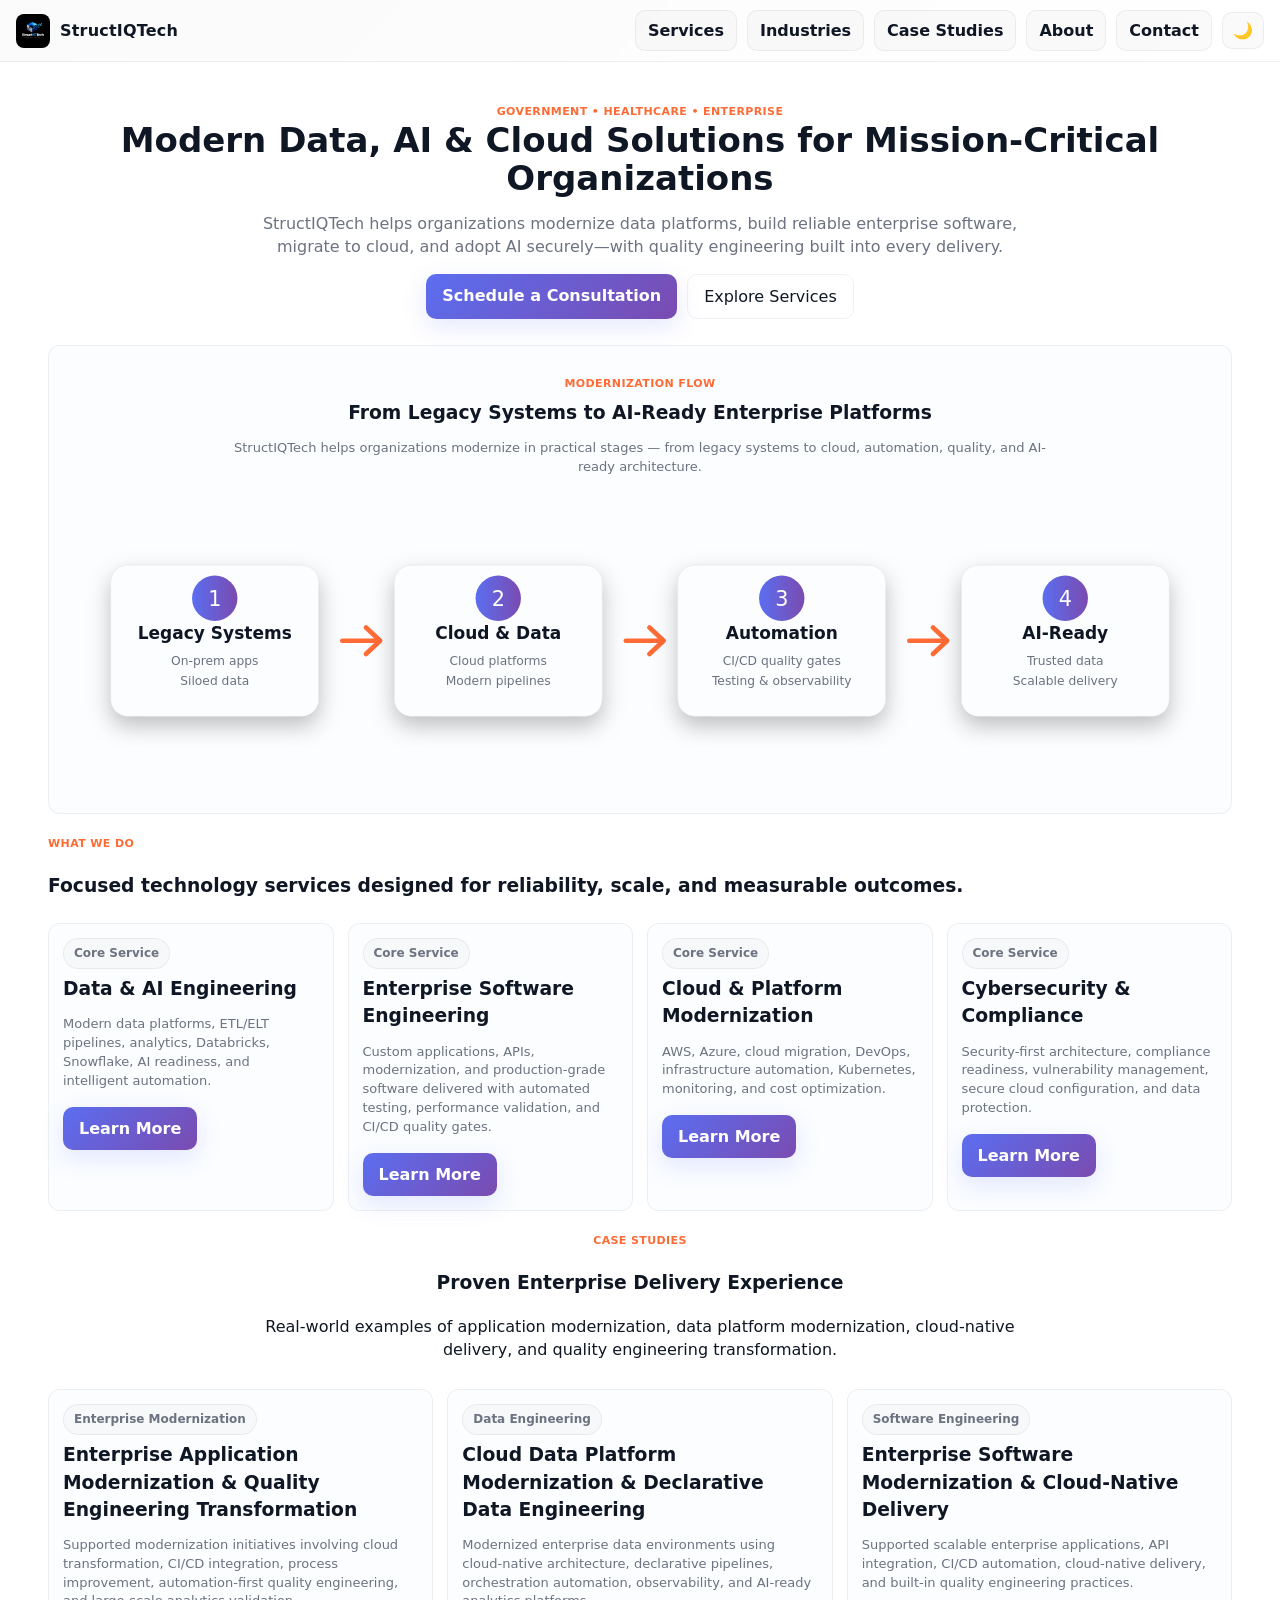
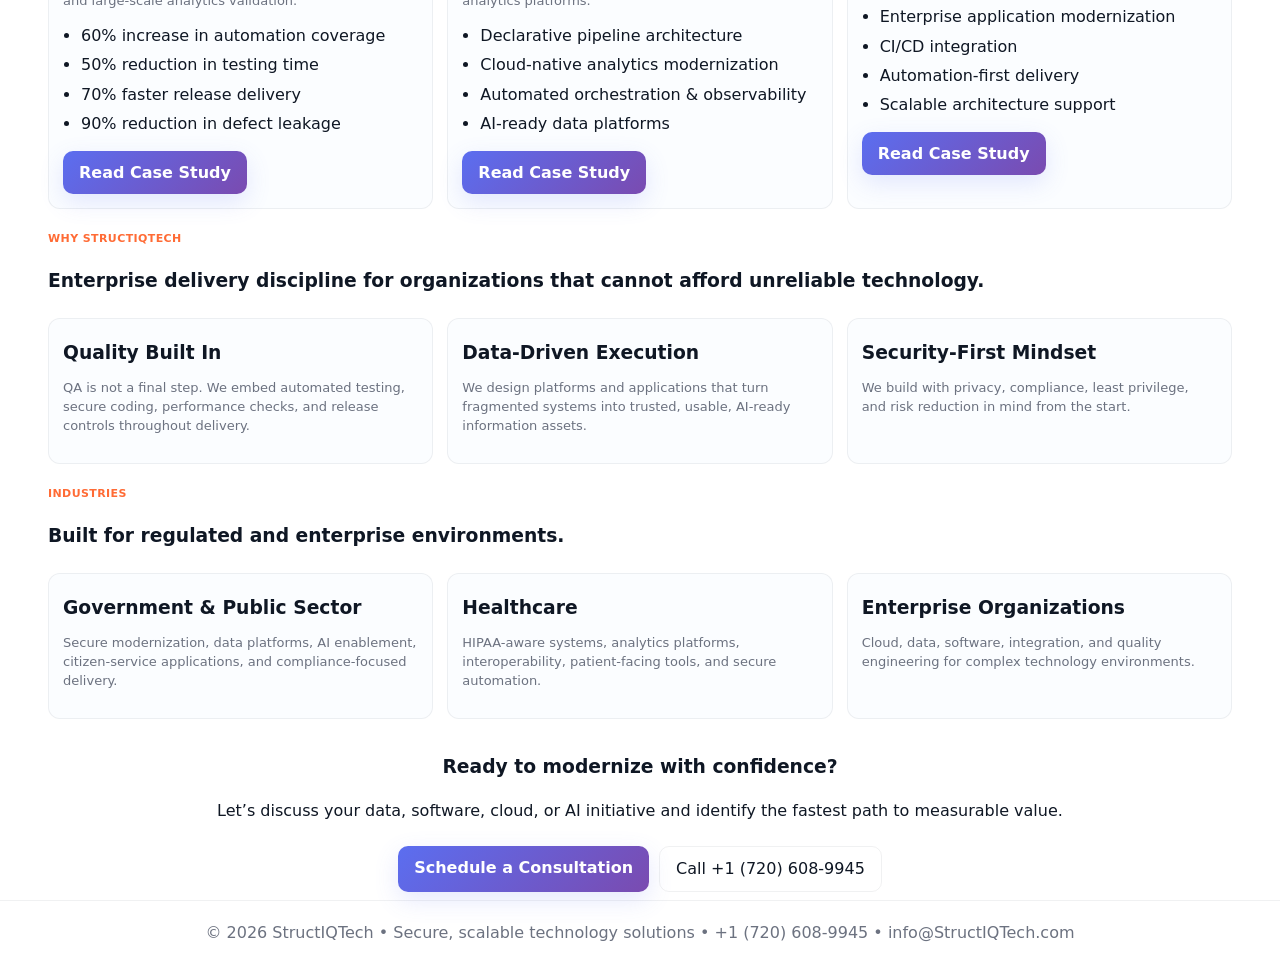
<file: index.html>
<!doctype html>
<html lang="en" data-theme="dark">
<head>
  <meta charset="utf-8">
  <meta name="viewport" content="width=device-width, initial-scale=1">
  <title>StructIQTech — Data, AI, Cloud & Enterprise Software Consulting</title>
  <meta name="description" content="StructIQTech helps government, healthcare, and enterprise organizations modernize data platforms, build reliable software, move to cloud, and adopt AI securely.">
  <meta property="og:title" content="StructIQTech — Data, AI, Cloud & Enterprise Software Consulting">
  <meta property="og:description" content="Modern data, AI, cloud, and enterprise software solutions delivered with built-in quality engineering.">
  <meta property="og:type" content="website">
  <meta property="og:image" content="https://StructIQTech.com/assets/og-image.png">
  <meta property="og:url" content="https://StructIQTech.com/">
  <link rel="icon" type="image/x-icon" href="favicon.ico">
  <link rel="apple-touch-icon" sizes="180x180" href="favicon.ico">
  <link rel="stylesheet" href="assets/css/styles.css">
  <script src="assets/js/theme-toggle.js"></script>
</head>

<body>
  <header class="nav">
    <div class="brand">
      <img src="assets/images/StructIQTech.svg" alt="StructIQTech Logo" class="logo">
      <h1><a href="./" style="text-decoration:none;color:inherit">StructIQTech</a></h1>
    </div>
    <button class="mobile-menu-toggle" aria-label="Open menu">☰</button>
    <nav>
      <a class="btn" href="services/">Services</a>
      <a class="btn" href="industries/">Industries</a>
      <a class="btn" href="case-studies/">Case Studies</a>
      <a class="btn" href="about/">About</a>
      <a class="btn" href="contact/">Contact</a>
      <button class="theme-toggle" aria-label="Toggle theme" data-tooltip="Light Mode">
        <span class="theme-icon">☀️</span>
      </button>
    </nav>
  </header>

  <main>
    <section class="hero container">
      <span class="kicker">Government • Healthcare • Enterprise</span>
      <h2>Modern Data, AI & Cloud Solutions for Mission-Critical Organizations</h2>
      <p class="sub">StructIQTech helps organizations modernize data platforms, build reliable enterprise software, migrate to cloud, and adopt AI securely—with quality engineering built into every delivery.</p>
      <div class="cta">
        <a class="btn-primary" href="contact/">Schedule a Consultation</a>
        <a class="btn-ghost" href="services/">Explore Services</a>
      </div>
    </section>

    <section class="section container">
      <div class="card" style="padding:24px">
        <div style="text-align:center;max-width:820px;margin:0 auto 22px">
          <span class="kicker">Modernization Flow</span>
          <h3>From Legacy Systems to AI-Ready Enterprise Platforms</h3>
          <p class="note">StructIQTech helps organizations modernize in practical stages — from legacy systems to cloud, automation, quality, and AI-ready architecture.</p>
        </div>

        <svg class="modernization-svg" viewBox="0 0 1200 300" role="img" aria-label="Modernization flow diagram from legacy systems to AI-ready enterprise platforms">
          <defs>
            <linearGradient id="flowGradient" x1="0%" y1="0%" x2="100%" y2="0%">
              <stop offset="0%" stop-color="#5b6ef0"/>
              <stop offset="100%" stop-color="#7a4bb0"/>
            </linearGradient>
            <filter id="softShadow" x="-20%" y="-20%" width="140%" height="140%">
              <feDropShadow dx="0" dy="10" stdDeviation="12" flood-color="#000000" flood-opacity="0.25"/>
            </filter>
          </defs>

          <line x1="190" y1="150" x2="1010" y2="150" stroke="url(#flowGradient)" stroke-width="6" stroke-linecap="round" opacity="0.7"/>

          <g filter="url(#softShadow)">
            <rect x="40" y="70" width="220" height="160" rx="18" fill="var(--panel)" stroke="var(--border)"/>
            <circle cx="150" cy="105" r="24" fill="url(#flowGradient)"/>
            <text x="150" y="113" text-anchor="middle" font-size="22" fill="#ffffff">1</text>
            <text x="150" y="148" text-anchor="middle" font-size="18" font-weight="700" fill="var(--text)">Legacy Systems</text>
            <text x="150" y="176" text-anchor="middle" font-size="13" fill="var(--muted)">On-prem apps</text>
            <text x="150" y="197" text-anchor="middle" font-size="13" fill="var(--muted)">Siloed data</text>
          </g>

          <path d="M285 150 L325 150 M310 136 L325 150 L310 164" stroke="#ff6b35" stroke-width="5" fill="none" stroke-linecap="round" stroke-linejoin="round"/>

          <g filter="url(#softShadow)">
            <rect x="340" y="70" width="220" height="160" rx="18" fill="var(--panel)" stroke="var(--border)"/>
            <circle cx="450" cy="105" r="24" fill="url(#flowGradient)"/>
            <text x="450" y="113" text-anchor="middle" font-size="22" fill="#ffffff">2</text>
            <text x="450" y="148" text-anchor="middle" font-size="18" font-weight="700" fill="var(--text)">Cloud & Data</text>
            <text x="450" y="176" text-anchor="middle" font-size="13" fill="var(--muted)">Cloud platforms</text>
            <text x="450" y="197" text-anchor="middle" font-size="13" fill="var(--muted)">Modern pipelines</text>
          </g>

          <path d="M585 150 L625 150 M610 136 L625 150 L610 164" stroke="#ff6b35" stroke-width="5" fill="none" stroke-linecap="round" stroke-linejoin="round"/>

          <g filter="url(#softShadow)">
            <rect x="640" y="70" width="220" height="160" rx="18" fill="var(--panel)" stroke="var(--border)"/>
            <circle cx="750" cy="105" r="24" fill="url(#flowGradient)"/>
            <text x="750" y="113" text-anchor="middle" font-size="22" fill="#ffffff">3</text>
            <text x="750" y="148" text-anchor="middle" font-size="18" font-weight="700" fill="var(--text)">Automation</text>
            <text x="750" y="176" text-anchor="middle" font-size="13" fill="var(--muted)">CI/CD quality gates</text>
            <text x="750" y="197" text-anchor="middle" font-size="13" fill="var(--muted)">Testing & observability</text>
          </g>

          <path d="M885 150 L925 150 M910 136 L925 150 L910 164" stroke="#ff6b35" stroke-width="5" fill="none" stroke-linecap="round" stroke-linejoin="round"/>

          <g filter="url(#softShadow)">
            <rect x="940" y="70" width="220" height="160" rx="18" fill="var(--panel)" stroke="var(--border)"/>
            <circle cx="1050" cy="105" r="24" fill="url(#flowGradient)"/>
            <text x="1050" y="113" text-anchor="middle" font-size="22" fill="#ffffff">4</text>
            <text x="1050" y="148" text-anchor="middle" font-size="18" font-weight="700" fill="var(--text)">AI-Ready</text>
            <text x="1050" y="176" text-anchor="middle" font-size="13" fill="var(--muted)">Trusted data</text>
            <text x="1050" y="197" text-anchor="middle" font-size="13" fill="var(--muted)">Scalable delivery</text>
          </g>
        </svg>
      </div>
    </section>

    <section class="section container">
      <span class="kicker">What We Do</span>
      <h3>Focused technology services designed for reliability, scale, and measurable outcomes.</h3>
      <div class="grid" style="margin-top:24px">
        <article class="card">
          <span class="badge">Core Service</span>
          <h3>Data & AI Engineering</h3>
          <p class="note">Modern data platforms, ETL/ELT pipelines, analytics, Databricks, Snowflake, AI readiness, and intelligent automation.</p>
          <div class="cta" style="justify-content:flex-start">
            <a class="btn-primary" href="services/#data-ai">Learn More</a>
          </div>
        </article>

        <article class="card">
          <span class="badge">Core Service</span>
          <h3>Enterprise Software Engineering</h3>
          <p class="note">Custom applications, APIs, modernization, and production-grade software delivered with automated testing, performance validation, and CI/CD quality gates.</p>
          <div class="cta" style="justify-content:flex-start">
            <a class="btn-primary" href="services/#software-engineering">Learn More</a>
          </div>
        </article>

        <article class="card">
          <span class="badge">Core Service</span>
          <h3>Cloud & Platform Modernization</h3>
          <p class="note">AWS, Azure, cloud migration, DevOps, infrastructure automation, Kubernetes, monitoring, and cost optimization.</p>
          <div class="cta" style="justify-content:flex-start">
            <a class="btn-primary" href="services/#cloud-platform">Learn More</a>
          </div>
        </article>

        <article class="card">
          <span class="badge">Core Service</span>
          <h3>Cybersecurity & Compliance</h3>
          <p class="note">Security-first architecture, compliance readiness, vulnerability management, secure cloud configuration, and data protection.</p>
          <div class="cta" style="justify-content:flex-start">
            <a class="btn-primary" href="services/#cyber-compliance">Learn More</a>
          </div>
        </article>
      </div>
    </section>

    <section class="section container">
      <div style="text-align:center;max-width:820px;margin:0 auto 28px">
        <span class="kicker">Case Studies</span>
        <h3>Proven Enterprise Delivery Experience</h3>
        <p class="sub">Real-world examples of application modernization, data platform modernization, cloud-native delivery, and quality engineering transformation.</p>
      </div>

      <div class="grid">
        <article class="card">
          <span class="badge">Enterprise Modernization</span>
          <h3>Enterprise Application Modernization & Quality Engineering Transformation</h3>
          <p class="note">Supported modernization initiatives involving cloud transformation, CI/CD integration, process improvement, automation-first quality engineering, and large-scale analytics validation.</p>
          <ul class="list">
            <li>60% increase in automation coverage</li>
            <li>50% reduction in testing time</li>
            <li>70% faster release delivery</li>
            <li>90% reduction in defect leakage</li>
          </ul>
          <div class="cta" style="justify-content:flex-start;margin-top:16px">
            <a class="btn-primary" href="case-studies/enterprise-application-modernization/">Read Case Study</a>
          </div>
        </article>

        <article class="card">
          <span class="badge">Data Engineering</span>
          <h3>Cloud Data Platform Modernization & Declarative Data Engineering</h3>
          <p class="note">Modernized enterprise data environments using cloud-native architecture, declarative pipelines, orchestration automation, observability, and AI-ready analytics platforms.</p>
          <ul class="list">
            <li>Declarative pipeline architecture</li>
            <li>Cloud-native analytics modernization</li>
            <li>Automated orchestration & observability</li>
            <li>AI-ready data platforms</li>
          </ul>
          <div class="cta" style="justify-content:flex-start;margin-top:16px">
            <a class="btn-primary" href="case-studies/data-platform-modernization/">Read Case Study</a>
          </div>
        </article>

        <article class="card">
          <span class="badge">Software Engineering</span>
          <h3>Enterprise Software Modernization & Cloud-Native Delivery</h3>
          <p class="note">Supported scalable enterprise applications, API integration, CI/CD automation, cloud-native delivery, and built-in quality engineering practices.</p>
          <ul class="list">
            <li>Enterprise application modernization</li>
            <li>CI/CD integration</li>
            <li>Automation-first delivery</li>
            <li>Scalable architecture support</li>
          </ul>
          <div class="cta" style="justify-content:flex-start;margin-top:16px">
            <a class="btn-primary" href="case-studies/enterprise-software-modernization/">Read Case Study</a>
          </div>
        </article>
      </div>
    </section>

    <section class="section container">
      <span class="kicker">Why StructIQTech</span>
      <h3>Enterprise delivery discipline for organizations that cannot afford unreliable technology.</h3>
      <div class="grid" style="margin-top:24px">
        <article class="card">
          <h3>Quality Built In</h3>
          <p class="note">QA is not a final step. We embed automated testing, secure coding, performance checks, and release controls throughout delivery.</p>
        </article>
        <article class="card">
          <h3>Data-Driven Execution</h3>
          <p class="note">We design platforms and applications that turn fragmented systems into trusted, usable, AI-ready information assets.</p>
        </article>
        <article class="card">
          <h3>Security-First Mindset</h3>
          <p class="note">We build with privacy, compliance, least privilege, and risk reduction in mind from the start.</p>
        </article>
      </div>
    </section>

    <section class="section container">
      <span class="kicker">Industries</span>
      <h3>Built for regulated and enterprise environments.</h3>
      <div class="grid" style="margin-top:24px">
        <article class="card">
          <h3>Government & Public Sector</h3>
          <p class="note">Secure modernization, data platforms, AI enablement, citizen-service applications, and compliance-focused delivery.</p>
        </article>
        <article class="card">
          <h3>Healthcare</h3>
          <p class="note">HIPAA-aware systems, analytics platforms, interoperability, patient-facing tools, and secure automation.</p>
        </article>
        <article class="card">
          <h3>Enterprise Organizations</h3>
          <p class="note">Cloud, data, software, integration, and quality engineering for complex technology environments.</p>
        </article>
      </div>
    </section>

    <section class="section container" style="text-align:center">
      <h3>Ready to modernize with confidence?</h3>
      <p class="sub">Let’s discuss your data, software, cloud, or AI initiative and identify the fastest path to measurable value.</p>
      <div class="cta" style="justify-content:center;margin-top:24px">
        <a class="btn-primary" href="contact/">Schedule a Consultation</a>
        <a class="btn-ghost" href="tel:+17206089945">Call +1 (720) 608-9945</a>
      </div>
    </section>
  </main>

  <footer class="footer">
    © <span id="y"></span> StructIQTech • Secure, scalable technology solutions •
    <a href="tel:+17206089945" style="color:inherit;text-decoration:none;">+1 (720) 608-9945</a> •
    <a href="mailto:info@StructIQTech.com" style="color:inherit;text-decoration:none;">info@StructIQTech.com</a>
  </footer>

  <script>
    document.getElementById('y').textContent = (new Date).getFullYear();
  </script>
</body>
</html>
</file>
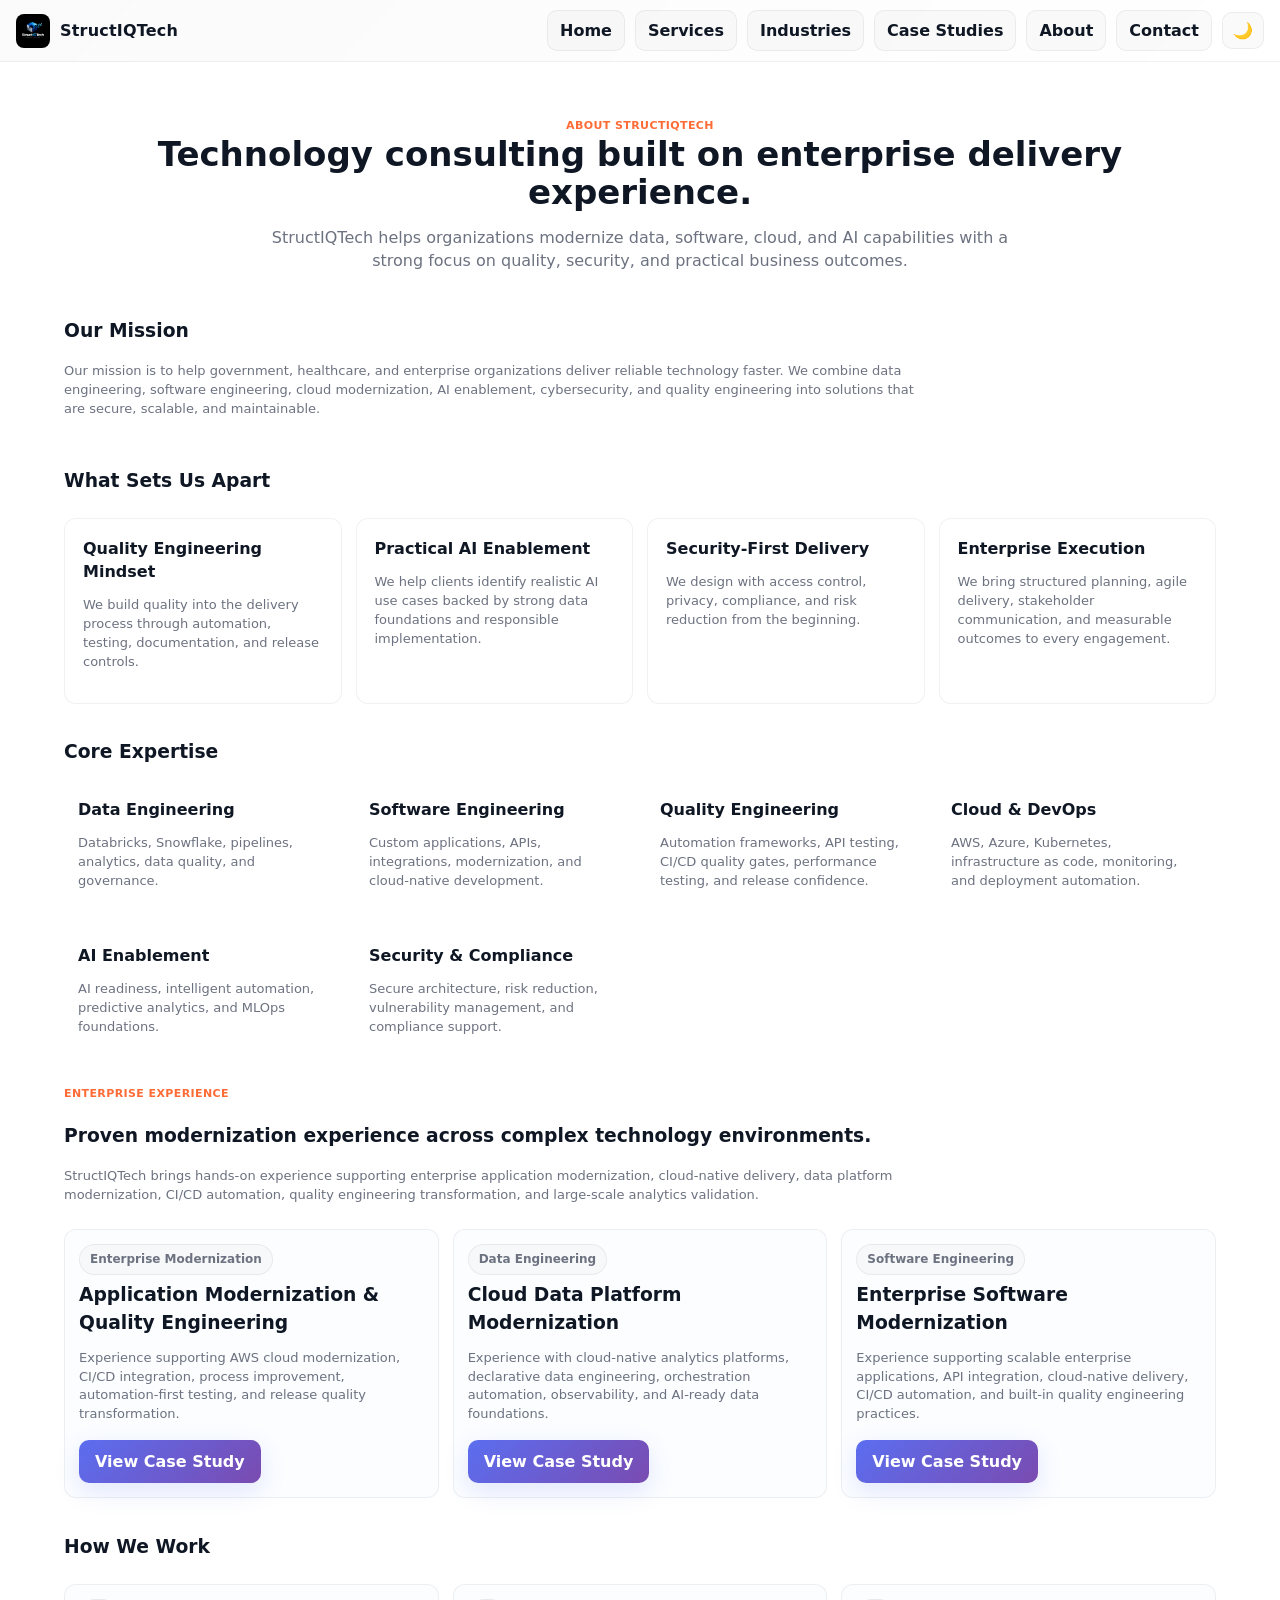
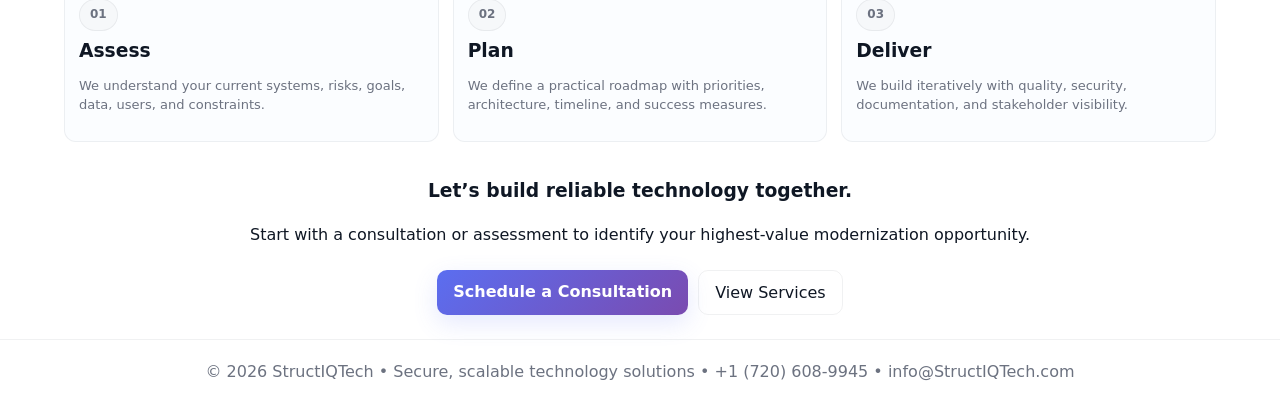
<file: about/index.html>
<!doctype html>
<html lang="en" data-theme="dark">
<head>
  <meta charset="utf-8">
  <meta name="viewport" content="width=device-width, initial-scale=1">
  <title>About — StructIQTech</title>
  <meta name="description" content="StructIQTech is a technology consulting company helping organizations modernize data, software, cloud, and AI capabilities with enterprise-grade quality and security.">
  <meta property="og:title" content="About StructIQTech">
  <meta property="og:description" content="Focused technology consulting for data, software, cloud, AI, quality engineering, and security.">
  <meta property="og:type" content="website">
  <meta property="og:image" content="https://StructIQTech.com/assets/og-image.png">
  <meta property="og:url" content="https://StructIQTech.com/about/">
  <link rel="icon" type="image/x-icon" href="../favicon.ico">
  <link rel="apple-touch-icon" sizes="180x180" href="../favicon.ico">
  <link rel="stylesheet" href="../assets/css/styles.css">
  <script src="../assets/js/theme-toggle.js"></script>
  <style>.values-grid{display:grid;grid-template-columns:repeat(auto-fit,minmax(260px,1fr));gap:14px;margin-top:24px}.value-card{padding:18px;border:1px solid var(--border);border-radius:12px;background:rgba(255,255,255,.02)}.expertise-list{display:grid;grid-template-columns:repeat(auto-fit,minmax(240px,1fr));gap:12px;margin-top:14px}.expertise-item{padding:14px;border-left:3px solid var(--primary);background:rgba(255,255,255,.02)}</style>
</head>
<body>
  <header class="nav">
    <div class="brand"><img src="../assets/images/StructIQTech.svg" alt="StructIQTech Logo" class="logo"><h1><a href="../" style="text-decoration:none;color:inherit">StructIQTech</a></h1></div>
    <button class="mobile-menu-toggle" aria-label="Open menu">☰</button>
    <nav><a class="btn" href="../">Home</a><a class="btn" href="../services/">Services</a>
      <a class="btn" href="../industries/">Industries</a>
      <a class="btn" href="../case-studies/">Case Studies</a>
      <a class="btn" href="../about/">About</a>
      <a class="btn" href="../contact/">Contact</a>
      <button class="theme-toggle" aria-label="Toggle theme" data-tooltip="Light Mode"><span class="theme-icon">☀️</span></button></nav>
  </header>

  <main class="container">
    <section class="hero" style="padding-top:34px">
      <span class="kicker">About StructIQTech</span>
      <h2>Technology consulting built on enterprise delivery experience.</h2>
      <p class="sub">StructIQTech helps organizations modernize data, software, cloud, and AI capabilities with a strong focus on quality, security, and practical business outcomes.</p>
    </section>

    <section class="section">
      <h3>Our Mission</h3>
      <p class="note" style="max-width:850px">Our mission is to help government, healthcare, and enterprise organizations deliver reliable technology faster. We combine data engineering, software engineering, cloud modernization, AI enablement, cybersecurity, and quality engineering into solutions that are secure, scalable, and maintainable.</p>
    </section>

    <section class="section">
      <h3>What Sets Us Apart</h3>
      <div class="values-grid">
        <div class="value-card"><strong>Quality Engineering Mindset</strong><p class="note">We build quality into the delivery process through automation, testing, documentation, and release controls.</p></div>
        <div class="value-card"><strong>Practical AI Enablement</strong><p class="note">We help clients identify realistic AI use cases backed by strong data foundations and responsible implementation.</p></div>
        <div class="value-card"><strong>Security-First Delivery</strong><p class="note">We design with access control, privacy, compliance, and risk reduction from the beginning.</p></div>
        <div class="value-card"><strong>Enterprise Execution</strong><p class="note">We bring structured planning, agile delivery, stakeholder communication, and measurable outcomes to every engagement.</p></div>
      </div>
    </section>

    <section class="section">
      <h3>Core Expertise</h3>
      <div class="expertise-list">
        <div class="expertise-item"><strong>Data Engineering</strong><p class="note">Databricks, Snowflake, pipelines, analytics, data quality, and governance.</p></div>
        <div class="expertise-item"><strong>Software Engineering</strong><p class="note">Custom applications, APIs, integrations, modernization, and cloud-native development.</p></div>
        <div class="expertise-item"><strong>Quality Engineering</strong><p class="note">Automation frameworks, API testing, CI/CD quality gates, performance testing, and release confidence.</p></div>
        <div class="expertise-item"><strong>Cloud & DevOps</strong><p class="note">AWS, Azure, Kubernetes, infrastructure as code, monitoring, and deployment automation.</p></div>
        <div class="expertise-item"><strong>AI Enablement</strong><p class="note">AI readiness, intelligent automation, predictive analytics, and MLOps foundations.</p></div>
        <div class="expertise-item"><strong>Security & Compliance</strong><p class="note">Secure architecture, risk reduction, vulnerability management, and compliance support.</p></div>
      </div>
    </section>
<section class="section">
  <span class="kicker">Enterprise Experience</span>

  <h3>
    Proven modernization experience across complex technology environments.
  </h3>

  <p class="note" style="max-width:850px">
    StructIQTech brings hands-on experience supporting enterprise application modernization,
    cloud-native delivery, data platform modernization, CI/CD automation,
    quality engineering transformation, and large-scale analytics validation.
  </p>

  <div class="grid" style="margin-top:24px">
    <article class="card">
      <span class="badge">Enterprise Modernization</span>
      <h3>Application Modernization & Quality Engineering</h3>
      <p class="note">
        Experience supporting AWS cloud modernization, CI/CD integration,
        process improvement, automation-first testing, and release quality transformation.
      </p>
      <div class="cta" style="justify-content:flex-start;margin-top:16px">
        <a class="btn-primary" href="../case-studies/enterprise-application-modernization/">
          View Case Study
        </a>
      </div>
    </article>

    <article class="card">
      <span class="badge">Data Engineering</span>
      <h3>Cloud Data Platform Modernization</h3>
      <p class="note">
        Experience with cloud-native analytics platforms, declarative data engineering,
        orchestration automation, observability, and AI-ready data foundations.
      </p>
      <div class="cta" style="justify-content:flex-start;margin-top:16px">
        <a class="btn-primary" href="../case-studies/data-platform-modernization/">
          View Case Study
        </a>
      </div>
    </article>

    <article class="card">
      <span class="badge">Software Engineering</span>
      <h3>Enterprise Software Modernization</h3>
      <p class="note">
        Experience supporting scalable enterprise applications, API integration,
        cloud-native delivery, CI/CD automation, and built-in quality engineering practices.
      </p>
      <div class="cta" style="justify-content:flex-start;margin-top:16px">
        <a class="btn-primary" href="../case-studies/enterprise-software-modernization/">
          View Case Study
        </a>
      </div>
    </article>
  </div>
</section>
    <section class="section">
      <h3>How We Work</h3>
      <div class="grid" style="margin-top:24px">
        <article class="card"><span class="badge">01</span><h3>Assess</h3><p class="note">We understand your current systems, risks, goals, data, users, and constraints.</p></article>
        <article class="card"><span class="badge">02</span><h3>Plan</h3><p class="note">We define a practical roadmap with priorities, architecture, timeline, and success measures.</p></article>
        <article class="card"><span class="badge">03</span><h3>Deliver</h3><p class="note">We build iteratively with quality, security, documentation, and stakeholder visibility.</p></article>
      </div>
    </section>

    <section class="section" style="text-align:center">
      <h3>Let’s build reliable technology together.</h3>
      <p class="sub">Start with a consultation or assessment to identify your highest-value modernization opportunity.</p>
      <div class="cta" style="justify-content:center;margin-top:24px"><a class="btn-primary" href="../contact/">Schedule a Consultation</a><a class="btn-ghost" href="../services/">View Services</a></div>
    </section>
  </main>

  <footer class="footer">© <span id="y"></span> StructIQTech • Secure, scalable technology solutions • <a href="tel:+17206089945" style="color:inherit;text-decoration:none;">+1 (720) 608-9945</a> • <a href="mailto:info@StructIQTech.com" style="color:inherit;text-decoration:none;">info@StructIQTech.com</a></footer>
  <script>document.getElementById('y').textContent=(new Date).getFullYear()</script>
</body>
</html>
</file>
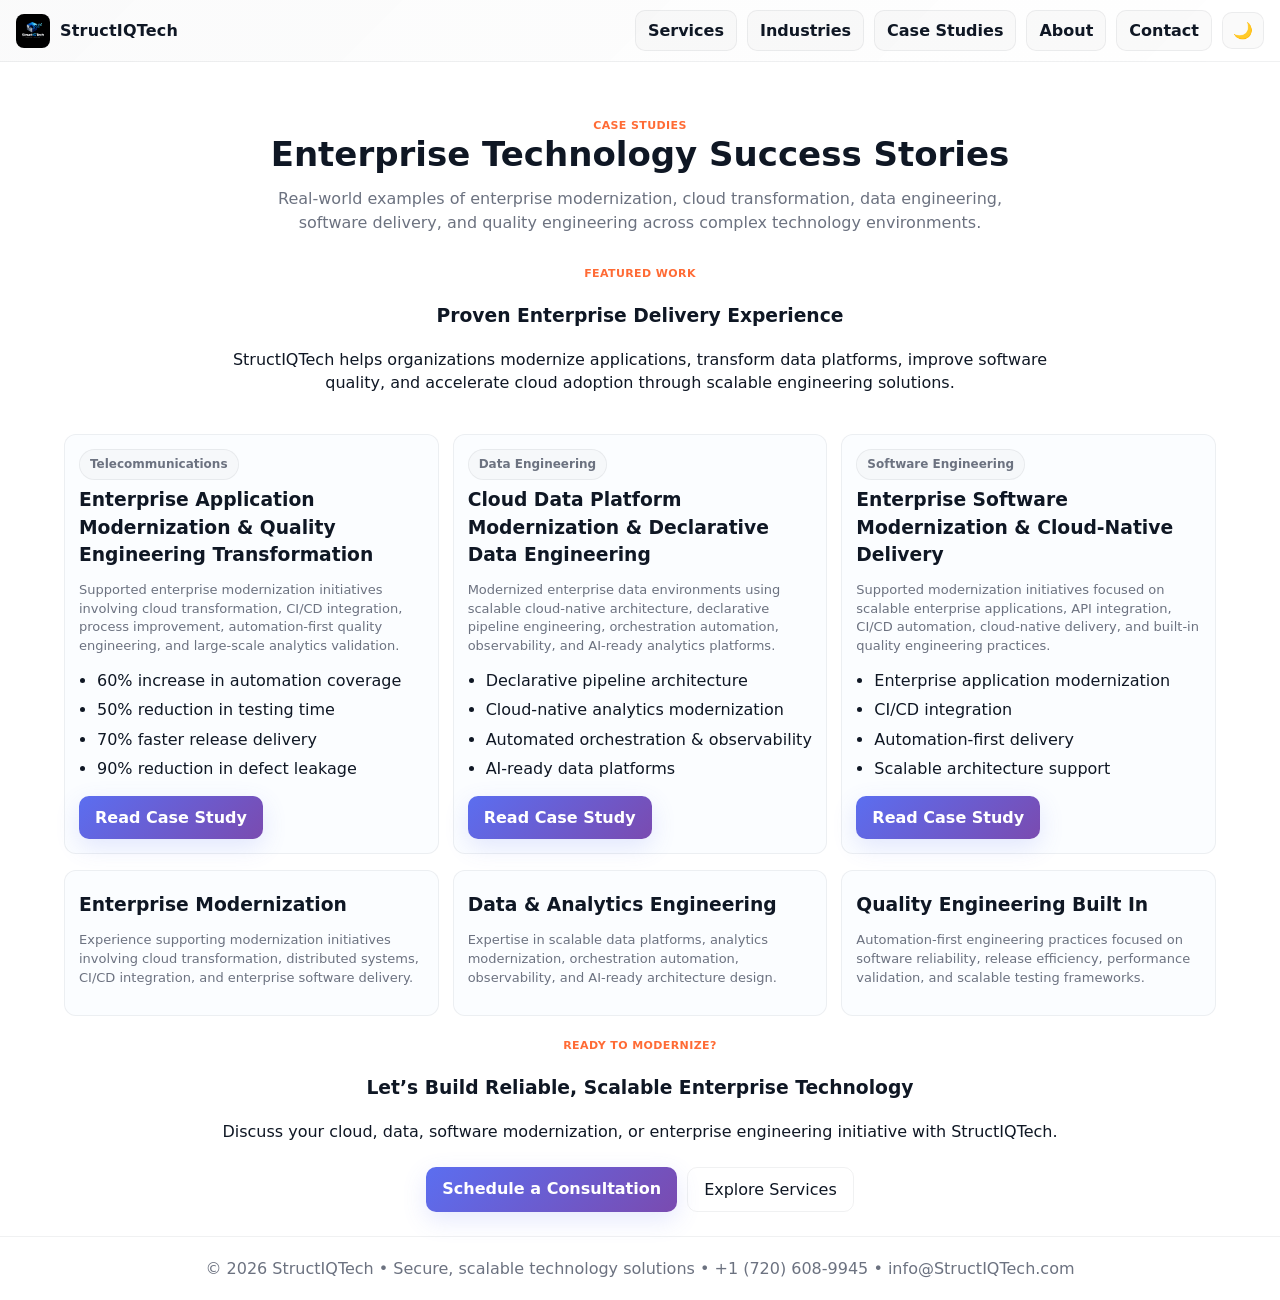
<file: case-studies/index.html>
<!doctype html>
<html lang="en" data-theme="dark">
<head>
  <meta charset="utf-8">
  <meta name="viewport" content="width=device-width, initial-scale=1">

  <title>Case Studies — StructIQTech</title>

  <meta name="description"
        content="Enterprise technology case studies from StructIQTech covering cloud modernization, data engineering, enterprise software modernization, and quality engineering.">

  <meta property="og:title"
        content="Case Studies — StructIQTech">

  <meta property="og:description"
        content="Real-world enterprise modernization, cloud transformation, and engineering success stories.">

  <meta property="og:type" content="website">

  <meta property="og:image"
        content="https://StructIQTech.com/assets/og-image.png">

  <meta property="og:url"
        content="https://StructIQTech.com/case-studies/">

  <link rel="icon"
        type="image/x-icon"
        href="../favicon.ico">

  <link rel="apple-touch-icon"
        sizes="180x180"
        href="../favicon.ico">

  <link rel="stylesheet"
        href="../assets/css/styles.css">

  <script src="../assets/js/theme-toggle.js"></script>
</head>

<body>

<header class="nav">

  <div class="brand">

    <img src="../assets/images/StructIQTech.svg"
         alt="StructIQTech Logo"
         class="logo">

    <h1>
      <a href="../"
         style="text-decoration:none;color:inherit">
        StructIQTech
      </a>
    </h1>

  </div>

  <button class="mobile-menu-toggle"
          aria-label="Open menu">
    ☰
  </button>

  <nav>

    <a class="btn" href="../services/">Services</a>

    <a class="btn" href="../industries/">Industries</a>

    <a class="btn" href="../case-studies/">Case Studies</a>

    <a class="btn" href="../about/">About</a>

    <a class="btn" href="../contact/">Contact</a>

    <button class="theme-toggle"
            aria-label="Toggle theme"
            data-tooltip="Light Mode">

      <span class="theme-icon">☀️</span>

    </button>

  </nav>

</header>

<main class="container">

  <!-- HERO -->
  <section class="hero" style="padding-top:34px">

    <span class="kicker">Case Studies</span>

    <h2>
      Enterprise Technology Success Stories
    </h2>

    <p class="sub">
      Real-world examples of enterprise modernization,
      cloud transformation,
      data engineering,
      software delivery,
      and quality engineering across complex technology environments.
    </p>

  </section>

  <!-- CASE STUDIES -->
  <section class="section">

    <div style="text-align:center;max-width:850px;margin:0 auto 40px">

      <span class="kicker">Featured Work</span>

      <h3>
        Proven Enterprise Delivery Experience
      </h3>

      <p class="sub">
        StructIQTech helps organizations modernize applications,
        transform data platforms,
        improve software quality,
        and accelerate cloud adoption through scalable engineering solutions.
      </p>

    </div>

    <div class="grid">

      <!-- ENTERPRISE APP MODERNIZATION -->
      <article class="card">

        <span class="badge">Telecommunications</span>

        <h3>
          Enterprise Application Modernization &
          Quality Engineering Transformation
        </h3>

        <p class="note">
          Supported enterprise modernization initiatives involving
          cloud transformation,
          CI/CD integration,
          process improvement,
          automation-first quality engineering,
          and large-scale analytics validation.
        </p>

        <ul class="list">

          <li>60% increase in automation coverage</li>

          <li>50% reduction in testing time</li>

          <li>70% faster release delivery</li>

          <li>90% reduction in defect leakage</li>

        </ul>

        <div class="cta"
             style="justify-content:flex-start;margin-top:16px">

          <a class="btn-primary"
             href="enterprise-application-modernization/">

            Read Case Study

          </a>

        </div>

      </article>

      <!-- DATA PLATFORM -->
      <article class="card">

        <span class="badge">Data Engineering</span>

        <h3>
          Cloud Data Platform Modernization &
          Declarative Data Engineering
        </h3>

        <p class="note">
          Modernized enterprise data environments using scalable
          cloud-native architecture,
          declarative pipeline engineering,
          orchestration automation,
          observability,
          and AI-ready analytics platforms.
        </p>

        <ul class="list">

          <li>Declarative pipeline architecture</li>

          <li>Cloud-native analytics modernization</li>

          <li>Automated orchestration & observability</li>

          <li>AI-ready data platforms</li>

        </ul>

        <div class="cta"
             style="justify-content:flex-start;margin-top:16px">

          <a class="btn-primary"
             href="data-platform-modernization/">

            Read Case Study

          </a>

        </div>

      </article>

      <!-- SOFTWARE MODERNIZATION -->
      <article class="card">

        <span class="badge">Software Engineering</span>

        <h3>
          Enterprise Software Modernization &
          Cloud-Native Delivery
        </h3>

        <p class="note">
          Supported modernization initiatives focused on scalable
          enterprise applications,
          API integration,
          CI/CD automation,
          cloud-native delivery,
          and built-in quality engineering practices.
        </p>

        <ul class="list">

          <li>Enterprise application modernization</li>

          <li>CI/CD integration</li>

          <li>Automation-first delivery</li>

          <li>Scalable architecture support</li>

        </ul>

        <div class="cta"
             style="justify-content:flex-start;margin-top:16px">

          <a class="btn-primary"
             href="enterprise-software-modernization/">

            Read Case Study

          </a>

        </div>

      </article>

    </div>

  </section>

  <!-- VALUE SECTION -->
  <section class="section">

    <div class="grid">

      <article class="card">

        <h3>
          Enterprise Modernization
        </h3>

        <p class="note">
          Experience supporting modernization initiatives involving
          cloud transformation,
          distributed systems,
          CI/CD integration,
          and enterprise software delivery.
        </p>

      </article>

      <article class="card">

        <h3>
          Data & Analytics Engineering
        </h3>

        <p class="note">
          Expertise in scalable data platforms,
          analytics modernization,
          orchestration automation,
          observability,
          and AI-ready architecture design.
        </p>

      </article>

      <article class="card">

        <h3>
          Quality Engineering Built In
        </h3>

        <p class="note">
          Automation-first engineering practices focused on
          software reliability,
          release efficiency,
          performance validation,
          and scalable testing frameworks.
        </p>

      </article>

    </div>

  </section>

  <!-- CTA -->
  <section class="section"
           style="text-align:center">

    <span class="kicker">Ready to Modernize?</span>

    <h3>
      Let’s Build Reliable, Scalable Enterprise Technology
    </h3>

    <p class="sub">
      Discuss your cloud,
      data,
      software modernization,
      or enterprise engineering initiative with StructIQTech.
    </p>

    <div class="cta"
         style="justify-content:center;margin-top:24px">

      <a class="btn-primary"
         href="../contact/">

        Schedule a Consultation

      </a>

      <a class="btn-ghost"
         href="../services/">

        Explore Services

      </a>

    </div>

  </section>

</main>

<footer class="footer">

  © <span id="y"></span> StructIQTech •
  Secure, scalable technology solutions •

  <a href="tel:+17206089945"
     style="color:inherit;text-decoration:none;">

    +1 (720) 608-9945

  </a>

  •

  <a href="mailto:info@StructIQTech.com"
     style="color:inherit;text-decoration:none;">

    info@StructIQTech.com

  </a>

</footer>

<script>

document.getElementById('y').textContent =
(new Date).getFullYear()

</script>

</body>
</html>
</file>
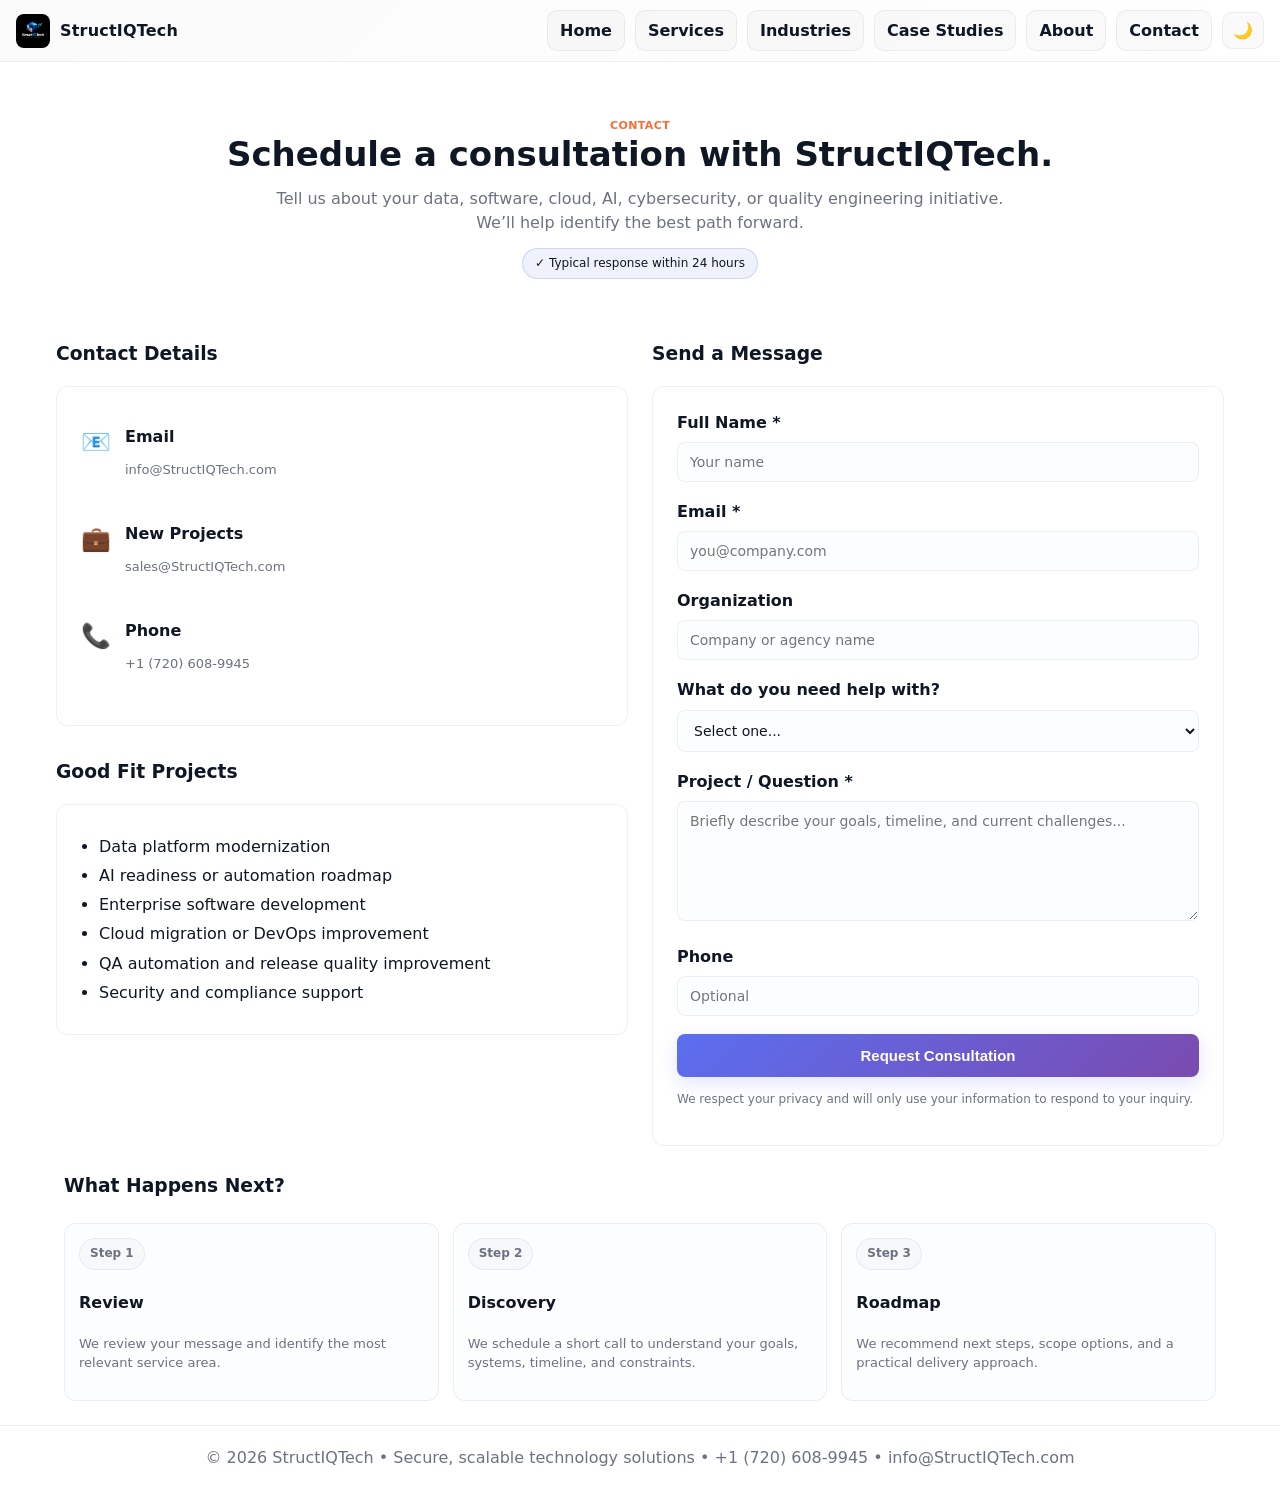
<file: contact/index.html>
<!doctype html>
<html lang="en" data-theme="dark">

<head>
  <meta charset="utf-8">
  <meta name="viewport" content="width=device-width, initial-scale=1">
  <title>Contact — StructIQTech</title>
  <meta name="description"
    content="Contact StructIQTech to discuss data engineering, AI enablement, enterprise software, cloud modernization, cybersecurity, or quality engineering needs.">
  <meta property="og:title" content="Contact StructIQTech">
  <meta property="og:description" content="Schedule a consultation for secure, scalable technology modernization.">
  <meta property="og:type" content="website">
  <meta property="og:image" content="https://StructIQTech.com/assets/og-image.png">
  <meta property="og:url" content="https://StructIQTech.com/contact/">
  <link rel="icon" type="image/x-icon" href="../favicon.ico">
  <link rel="apple-touch-icon" sizes="180x180" href="../favicon.ico">
  <link rel="stylesheet" href="../assets/css/styles.css">
  <script src="../assets/js/theme-toggle.js"></script>
  <style>
    .contact-grid {
      display: grid;
      grid-template-columns: repeat(auto-fit, minmax(300px, 1fr));
      gap: 24px;
      margin-top: 24px
    }

    .contact-card {
      padding: 24px;
      border: 1px solid var(--border);
      border-radius: 12px;
      background: rgba(255, 255, 255, .02)
    }

    .contact-method {
      display: flex;
      gap: 12px;
      padding: 14px 0;
      border-bottom: 1px solid rgba(255, 255, 255, .05)
    }

    .contact-method:last-child {
      border-bottom: none
    }

    .contact-method-icon {
      font-size: 24px;
      min-width: 32px
    }

    .form-group {
      margin-bottom: 18px
    }

    .form-group label {
      display: block;
      margin-bottom: 8px;
      font-weight: 600;
      color: var(--text)
    }

    .form-group input,
    .form-group textarea,
    .form-group select {
      width: 100%;
      padding: 11px 12px;
      border: 1px solid var(--border);
      border-radius: 8px;
      background: var(--panel);
      color: var(--text);
      font-size: 14px;
      font-family: inherit;
      outline: none;
    }

    .form-group textarea {
      min-height: 120px;
      resize: vertical
    }

 .submit-btn{
  background:linear-gradient(135deg,var(--brand1),var(--brand2));
  color:#ffffff;
  padding:13px 22px;
  border:none;
  border-radius:8px;
  font-size:15px;
  font-weight:700;
  cursor:pointer;
  width:100%;
  transition:.2s ease;
  box-shadow:0 6px 18px rgba(91,110,240,.18);
}

.submit-btn:hover{
  transform:translateY(-1px);
  box-shadow:0 10px 24px rgba(91,110,240,.24);
}

   .response-time{
  display:inline-flex;
  align-items:center;
  justify-content:center;
  padding:6px 12px;
  background:rgba(102,126,234,.10);
  border:1px solid rgba(102,126,234,.25);
  border-radius:999px;
  font-size:12px;
  color:var(--text);
}
  </style>
</head>

<body>
  <header class="nav">
    <div class="brand"><img src="../assets/images/StructIQTech.svg" alt="StructIQTech Logo" class="logo">
      <h1><a href="../" style="text-decoration:none;color:inherit">StructIQTech</a></h1>
    </div>
    <button class="mobile-menu-toggle" aria-label="Open menu">☰</button>
    <nav><a class="btn" href="../">Home</a>
      <a class="btn" href="../services/">Services</a>
      <a class="btn" href="../industries/">Industries</a>
      <a class="btn" href="../case-studies/">Case Studies</a>
      <a class="btn" href="../about/">About</a>
      <a class="btn" href="../contact/">Contact</a>
      <button class="theme-toggle" aria-label="Toggle theme" data-tooltip="Light Mode">
        <span class="theme-icon">☀️</span>
      </button>
    </nav>
  </header>

  <main class="container">
    <section class="hero" style="padding-top:34px">
      <span class="kicker">Contact</span>
      <h2>Schedule a consultation with StructIQTech.</h2>
      <p class="sub">Tell us about your data, software, cloud, AI, cybersecurity, or quality engineering initiative.
        We’ll help identify the best path forward.</p>
<div style="margin-top:14px">
  <span class="response-time">
    ✓ Typical response within 24 hours
  </span>
</div>
    </section>

    <div class="contact-grid">
      <div>
        <h3>Contact Details</h3>
        <div class="contact-card">
          <div class="contact-method">
            <div class="contact-method-icon">📧</div>
            <div><strong>Email</strong>
              <p class="note"><a href="mailto:info@StructIQTech.com">info@StructIQTech.com</a></p>
            </div>
          </div>
          <div class="contact-method">
            <div class="contact-method-icon">💼</div>
            <div><strong>New Projects</strong>
              <p class="note"><a href="mailto:sales@StructIQTech.com">sales@StructIQTech.com</a></p>
            </div>
          </div>
          <div class="contact-method">
            <div class="contact-method-icon">📞</div>
            <div><strong>Phone</strong>
              <p class="note"><a href="tel:+17206089945">+1 (720) 608-9945</a></p>
            </div>
          </div>
        </div>

        <h3 style="margin-top:32px">Good Fit Projects</h3>
        <div class="contact-card">
          <ul class="list">
            <li>Data platform modernization</li>
            <li>AI readiness or automation roadmap</li>
            <li>Enterprise software development</li>
            <li>Cloud migration or DevOps improvement</li>
            <li>QA automation and release quality improvement</li>
            <li>Security and compliance support</li>
          </ul>
        </div>
      </div>

      <div>
        <h3>Send a Message</h3>
        <div class="contact-card">
          <form action="https://formspree.io/f/xnjwonjz" method="POST">
            <div class="form-group"><label for="name">Full Name *</label><input type="text" id="name" name="name"
                required placeholder="Your name"></div>
            <div class="form-group"><label for="email">Email *</label><input type="email" id="email" name="email"
                required placeholder="you@company.com"></div>
            <div class="form-group"><label for="company">Organization</label><input type="text" id="company"
                name="company" placeholder="Company or agency name"></div>
            <div class="form-group"><label for="service">What do you need help with?</label><select id="service"
                name="service_interest">
                <option value="">Select one...</option>
                <option>Data & AI Engineering</option>
                <option>Enterprise Software Engineering</option>
                <option>Cloud & Platform Modernization</option>
                <option>Cybersecurity & Compliance</option>
                <option>Quality Engineering / QA Automation</option>
                <option>Not sure yet</option>
              </select></div>
            <div class="form-group"><label for="message">Project / Question *</label><textarea id="message"
                name="message" required
                placeholder="Briefly describe your goals, timeline, and current challenges..."></textarea></div>
            <div class="form-group"><label for="phone">Phone</label><input type="tel" id="phone" name="phone"
                placeholder="Optional"></div>
            <button type="submit" class="submit-btn">Request Consultation</button>
            <p class="note" style="margin-top:14px;font-size:12px">We respect your privacy and will only use your
              information to respond to your inquiry.</p>
          </form>
        </div>
      </div>
    </div>

    <section class="section">
      <h3>What Happens Next?</h3>
      <div class="grid" style="margin-top:24px">
        <article class="card"><span class="badge">Step 1</span>
          <h4>Review</h4>
          <p class="note">We review your message and identify the most relevant service area.</p>
        </article>
        <article class="card"><span class="badge">Step 2</span>
          <h4>Discovery</h4>
          <p class="note">We schedule a short call to understand your goals, systems, timeline, and constraints.</p>
        </article>
        <article class="card"><span class="badge">Step 3</span>
          <h4>Roadmap</h4>
          <p class="note">We recommend next steps, scope options, and a practical delivery approach.</p>
        </article>
      </div>
    </section>
  </main>

  <footer class="footer">© <span id="y"></span> StructIQTech • Secure, scalable technology solutions • <a
      href="tel:+17206089945" style="color:inherit;text-decoration:none;">+1 (720) 608-9945</a> • <a
      href="mailto:info@StructIQTech.com" style="color:inherit;text-decoration:none;">info@StructIQTech.com</a></footer>
  <script>document.getElementById('y').textContent = (new Date).getFullYear()</script>
</body>

</html>
</file>
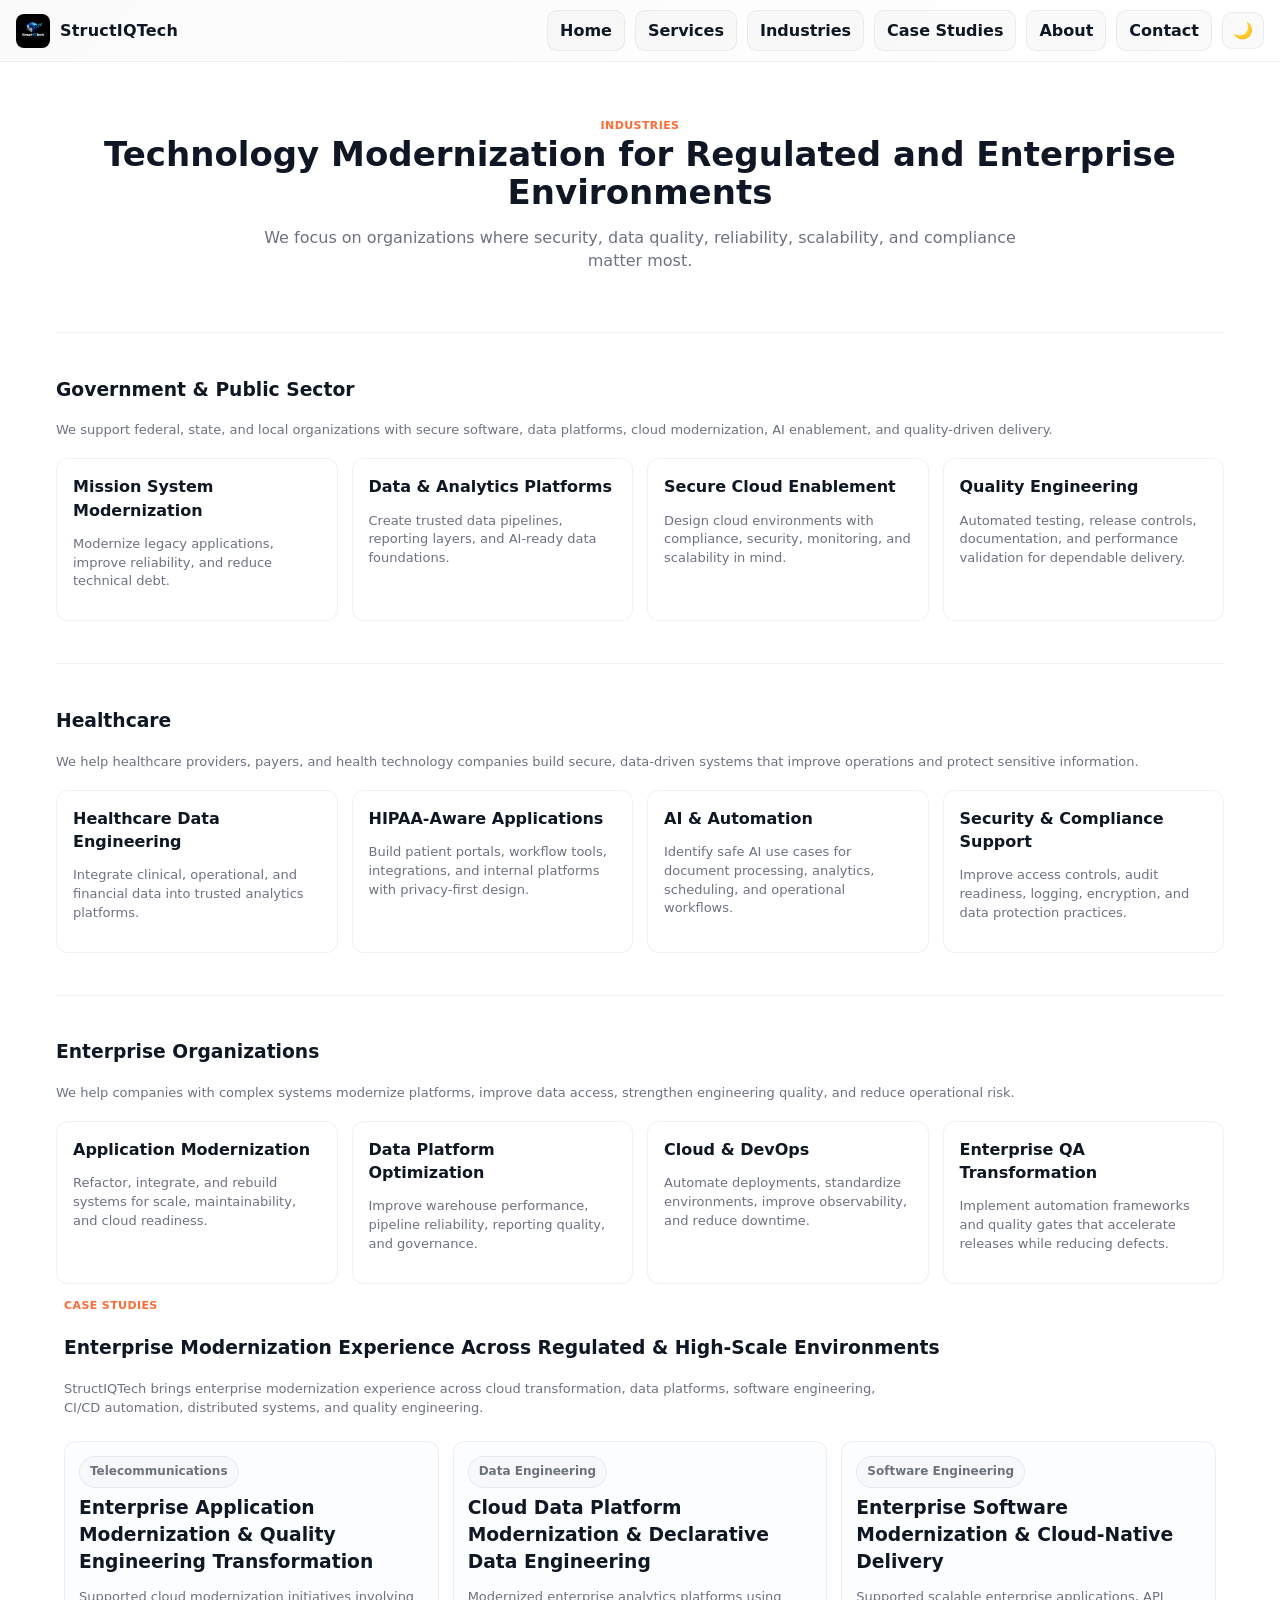
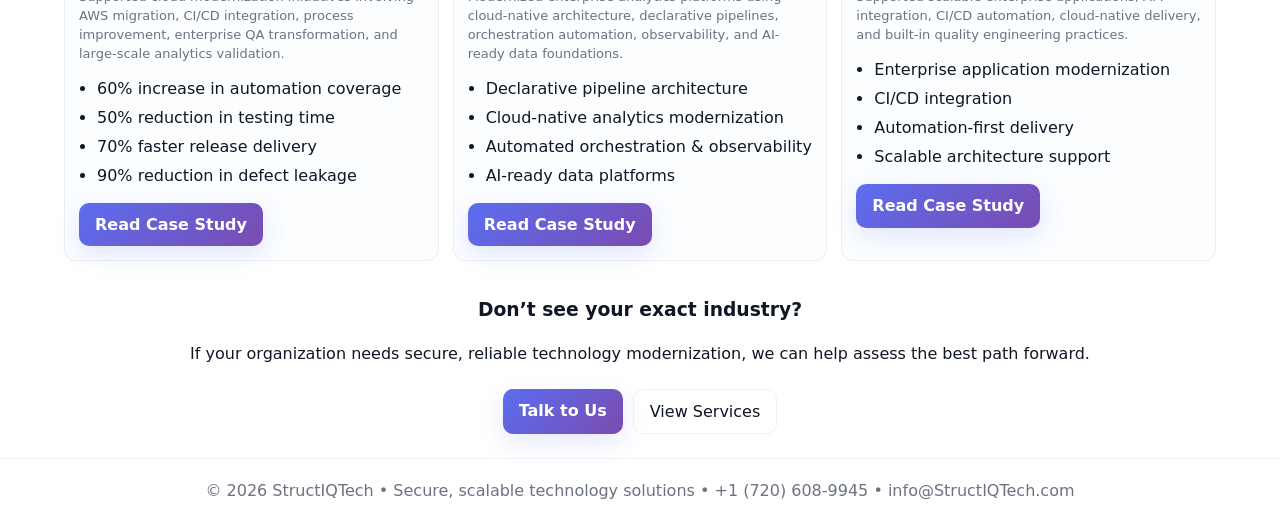
<file: industries/index.html>
<!doctype html>
<html lang="en" data-theme="dark">
<head>
  <meta charset="utf-8">
  <meta name="viewport" content="width=device-width, initial-scale=1">

  <title>
    Industries — Government, Healthcare & Enterprise | StructIQTech
  </title>

  <meta name="description"
        content="StructIQTech serves government, healthcare, and enterprise organizations with secure data, AI, cloud, and software modernization services.">

  <meta property="og:title"
        content="Industries — StructIQTech">

  <meta property="og:description"
        content="Technology modernization for government, healthcare, and enterprise organizations.">

  <meta property="og:type"
        content="website">

  <meta property="og:image"
        content="https://StructIQTech.com/assets/og-image.png">

  <meta property="og:url"
        content="https://StructIQTech.com/industries/">

  <link rel="icon"
        type="image/x-icon"
        href="../favicon.ico">

  <link rel="apple-touch-icon"
        sizes="180x180"
        href="../favicon.ico">

  <link rel="stylesheet"
        href="../assets/css/styles.css">

  <script src="../assets/js/theme-toggle.js"></script>

  <style>

    .industry-section{
      margin-top:42px;
      padding-top:24px;
      border-top:1px solid var(--border)
    }

    .industry-section:first-of-type{
      border-top:none
    }

    .solutions-list{
      display:grid;
      grid-template-columns:repeat(auto-fit,minmax(260px,1fr));
      gap:14px;
      margin-top:18px
    }

    .solution-item{
      padding:16px;
      border:1px solid var(--border);
      border-radius:12px;
      background:rgba(255,255,255,.02)
    }

  </style>
</head>

<body>

  <header class="nav">

    <div class="brand">

      <img src="../assets/images/StructIQTech.svg"
           alt="StructIQTech Logo"
           class="logo">

      <h1>
        <a href="../"
           style="text-decoration:none;color:inherit">
          StructIQTech
        </a>
      </h1>

    </div>

    <button class="mobile-menu-toggle"
            aria-label="Open menu">
      ☰
    </button>

    <nav>

      <a class="btn" href="../">Home</a>

      <a class="btn" href="../services/">Services</a>

      <a class="btn" href="../industries/">Industries</a>

      <a class="btn" href="../case-studies/">Case Studies</a>

      <a class="btn" href="../about/">About</a>

      <a class="btn" href="../contact/">Contact</a>

      <button class="theme-toggle"
              aria-label="Toggle theme"
              data-tooltip="Light Mode">

        <span class="theme-icon">☀️</span>

      </button>

    </nav>

  </header>

  <main class="container">

    <!-- HERO -->
    <section class="hero" style="padding-top:34px">

      <span class="kicker">Industries</span>

      <h2>
        Technology Modernization for
        Regulated and Enterprise Environments
      </h2>

      <p class="sub">
        We focus on organizations where security,
        data quality,
        reliability,
        scalability,
        and compliance matter most.
      </p>

    </section>

    <!-- GOVERNMENT -->
    <section id="government"
             class="industry-section">

      <h3>Government & Public Sector</h3>

      <p class="note">
        We support federal, state, and local organizations
        with secure software,
        data platforms,
        cloud modernization,
        AI enablement,
        and quality-driven delivery.
      </p>

      <div class="solutions-list">

        <div class="solution-item">

          <strong>Mission System Modernization</strong>

          <p class="note">
            Modernize legacy applications,
            improve reliability,
            and reduce technical debt.
          </p>

        </div>

        <div class="solution-item">

          <strong>Data & Analytics Platforms</strong>

          <p class="note">
            Create trusted data pipelines,
            reporting layers,
            and AI-ready data foundations.
          </p>

        </div>

        <div class="solution-item">

          <strong>Secure Cloud Enablement</strong>

          <p class="note">
            Design cloud environments with compliance,
            security,
            monitoring,
            and scalability in mind.
          </p>

        </div>

        <div class="solution-item">

          <strong>Quality Engineering</strong>

          <p class="note">
            Automated testing,
            release controls,
            documentation,
            and performance validation
            for dependable delivery.
          </p>

        </div>

      </div>

    </section>

    <!-- HEALTHCARE -->
    <section id="healthcare"
             class="industry-section">

      <h3>Healthcare</h3>

      <p class="note">
        We help healthcare providers,
        payers,
        and health technology companies
        build secure,
        data-driven systems
        that improve operations
        and protect sensitive information.
      </p>

      <div class="solutions-list">

        <div class="solution-item">

          <strong>Healthcare Data Engineering</strong>

          <p class="note">
            Integrate clinical,
            operational,
            and financial data
            into trusted analytics platforms.
          </p>

        </div>

        <div class="solution-item">

          <strong>HIPAA-Aware Applications</strong>

          <p class="note">
            Build patient portals,
            workflow tools,
            integrations,
            and internal platforms
            with privacy-first design.
          </p>

        </div>

        <div class="solution-item">

          <strong>AI & Automation</strong>

          <p class="note">
            Identify safe AI use cases
            for document processing,
            analytics,
            scheduling,
            and operational workflows.
          </p>

        </div>

        <div class="solution-item">

          <strong>Security & Compliance Support</strong>

          <p class="note">
            Improve access controls,
            audit readiness,
            logging,
            encryption,
            and data protection practices.
          </p>

        </div>

      </div>

    </section>

    <!-- ENTERPRISE -->
    <section id="enterprise"
             class="industry-section">

      <h3>Enterprise Organizations</h3>

      <p class="note">
        We help companies with complex systems modernize platforms,
        improve data access,
        strengthen engineering quality,
        and reduce operational risk.
      </p>

      <div class="solutions-list">

        <div class="solution-item">

          <strong>Application Modernization</strong>

          <p class="note">
            Refactor,
            integrate,
            and rebuild systems
            for scale,
            maintainability,
            and cloud readiness.
          </p>

        </div>

        <div class="solution-item">

          <strong>Data Platform Optimization</strong>

          <p class="note">
            Improve warehouse performance,
            pipeline reliability,
            reporting quality,
            and governance.
          </p>

        </div>

        <div class="solution-item">

          <strong>Cloud & DevOps</strong>

          <p class="note">
            Automate deployments,
            standardize environments,
            improve observability,
            and reduce downtime.
          </p>

        </div>

        <div class="solution-item">

          <strong>Enterprise QA Transformation</strong>

          <p class="note">
            Implement automation frameworks
            and quality gates
            that accelerate releases
            while reducing defects.
          </p>

        </div>

      </div>

    </section>

    <!-- CASE STUDIES -->
    <section class="section">

      <span class="kicker">Case Studies</span>

      <h3>
        Enterprise Modernization Experience Across
        Regulated & High-Scale Environments
      </h3>

      <p class="note"
         style="max-width:850px">

        StructIQTech brings enterprise modernization experience across
        cloud transformation,
        data platforms,
        software engineering,
        CI/CD automation,
        distributed systems,
        and quality engineering.

      </p>

      <div class="grid"
           style="margin-top:24px">

        <!-- TELECOMMUNICATIONS -->
        <article class="card">

          <span class="badge">Telecommunications</span>

          <h3>
            Enterprise Application Modernization &
            Quality Engineering Transformation
          </h3>

          <p class="note">
            Supported cloud modernization initiatives involving
            AWS migration,
            CI/CD integration,
            process improvement,
            enterprise QA transformation,
            and large-scale analytics validation.
          </p>

          <ul class="list">

            <li>60% increase in automation coverage</li>

            <li>50% reduction in testing time</li>

            <li>70% faster release delivery</li>

            <li>90% reduction in defect leakage</li>

          </ul>

          <div class="cta"
               style="justify-content:flex-start;margin-top:16px">

            <a class="btn-primary"
               href="../case-studies/enterprise-application-modernization/">

              Read Case Study

            </a>

          </div>

        </article>

        <!-- DATA ENGINEERING -->
        <article class="card">

          <span class="badge">Data Engineering</span>

          <h3>
            Cloud Data Platform Modernization &
            Declarative Data Engineering
          </h3>

          <p class="note">
            Modernized enterprise analytics platforms using
            cloud-native architecture,
            declarative pipelines,
            orchestration automation,
            observability,
            and AI-ready data foundations.
          </p>

          <ul class="list">

            <li>Declarative pipeline architecture</li>

            <li>Cloud-native analytics modernization</li>

            <li>Automated orchestration & observability</li>

            <li>AI-ready data platforms</li>

          </ul>

          <div class="cta"
               style="justify-content:flex-start;margin-top:16px">

            <a class="btn-primary"
               href="../case-studies/data-platform-modernization/">

              Read Case Study

            </a>

          </div>

        </article>

        <!-- SOFTWARE -->
        <article class="card">

          <span class="badge">Software Engineering</span>

          <h3>
            Enterprise Software Modernization &
            Cloud-Native Delivery
          </h3>

          <p class="note">
            Supported scalable enterprise applications,
            API integration,
            CI/CD automation,
            cloud-native delivery,
            and built-in quality engineering practices.
          </p>

          <ul class="list">

            <li>Enterprise application modernization</li>

            <li>CI/CD integration</li>

            <li>Automation-first delivery</li>

            <li>Scalable architecture support</li>

          </ul>

          <div class="cta"
               style="justify-content:flex-start;margin-top:16px">

            <a class="btn-primary"
               href="../case-studies/enterprise-software-modernization/">

              Read Case Study

            </a>

          </div>

        </article>

      </div>

    </section>

    <!-- CTA -->
    <section class="section"
             style="text-align:center">

      <h3>
        Don’t see your exact industry?
      </h3>

      <p class="sub">
        If your organization needs secure,
        reliable technology modernization,
        we can help assess the best path forward.
      </p>

      <div class="cta"
           style="justify-content:center;margin-top:24px">

        <a class="btn-primary"
           href="../contact/">

          Talk to Us

        </a>

        <a class="btn-ghost"
           href="../services/">

          View Services

        </a>

      </div>

    </section>

  </main>

  <footer class="footer">

    © <span id="y"></span> StructIQTech •
    Secure, scalable technology solutions •

    <a href="tel:+17206089945"
       style="color:inherit;text-decoration:none;">

      +1 (720) 608-9945

    </a>

    •

    <a href="mailto:info@StructIQTech.com"
       style="color:inherit;text-decoration:none;">

      info@StructIQTech.com

    </a>

  </footer>

  <script>

    document.getElementById('y').textContent =
    (new Date).getFullYear()

  </script>

</body>
</html>
</file>
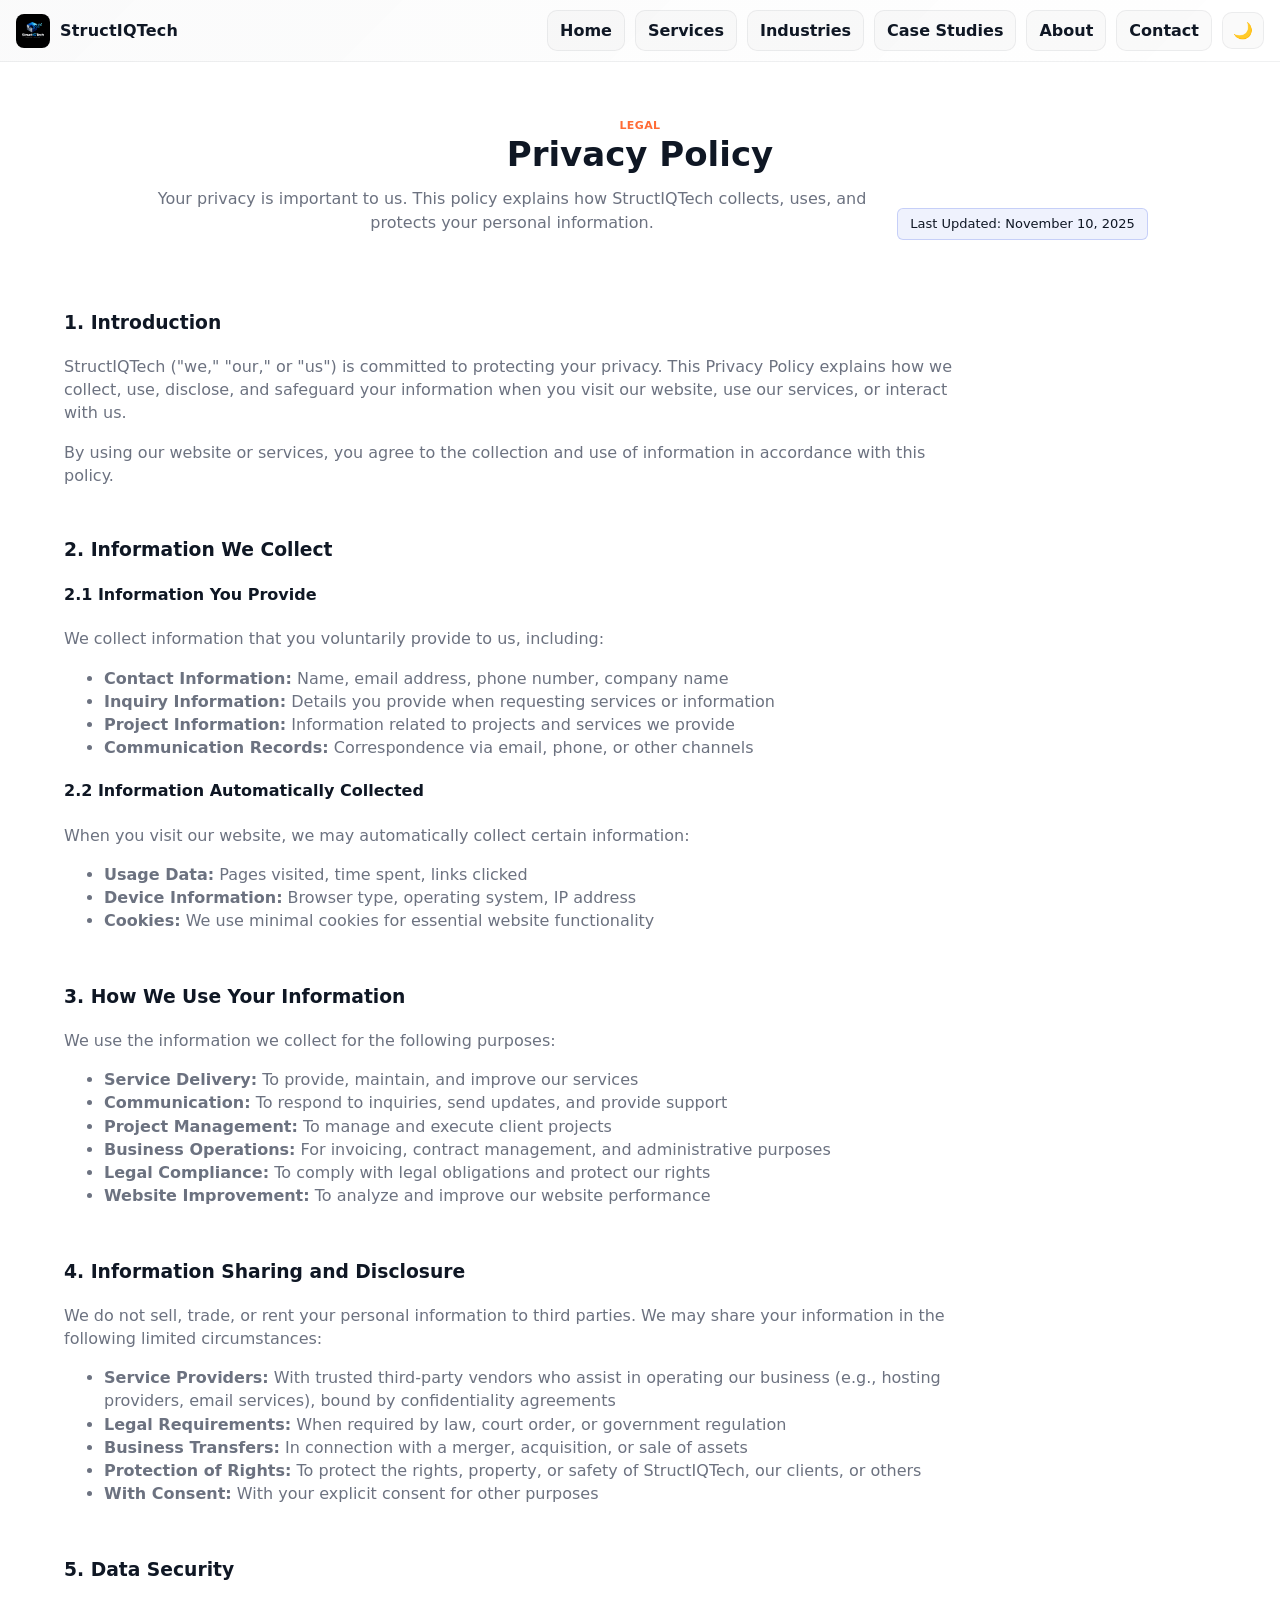
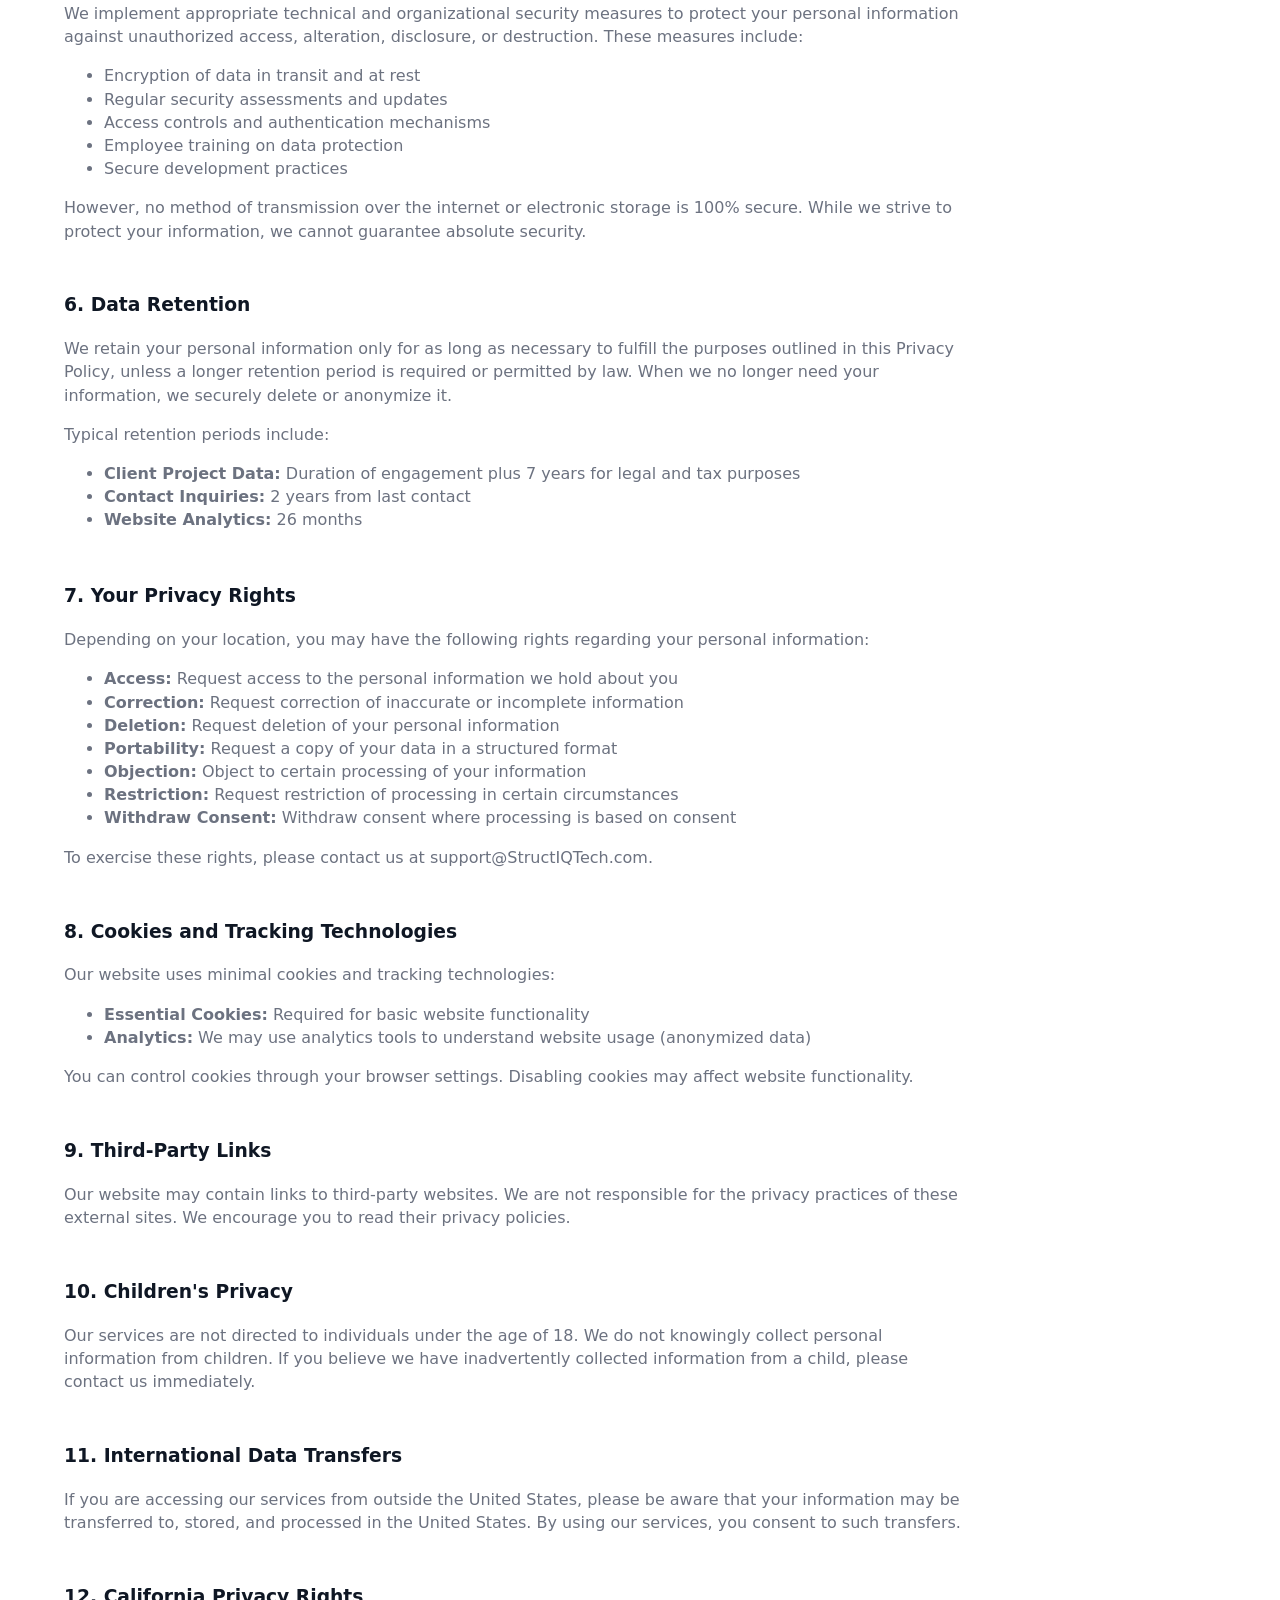
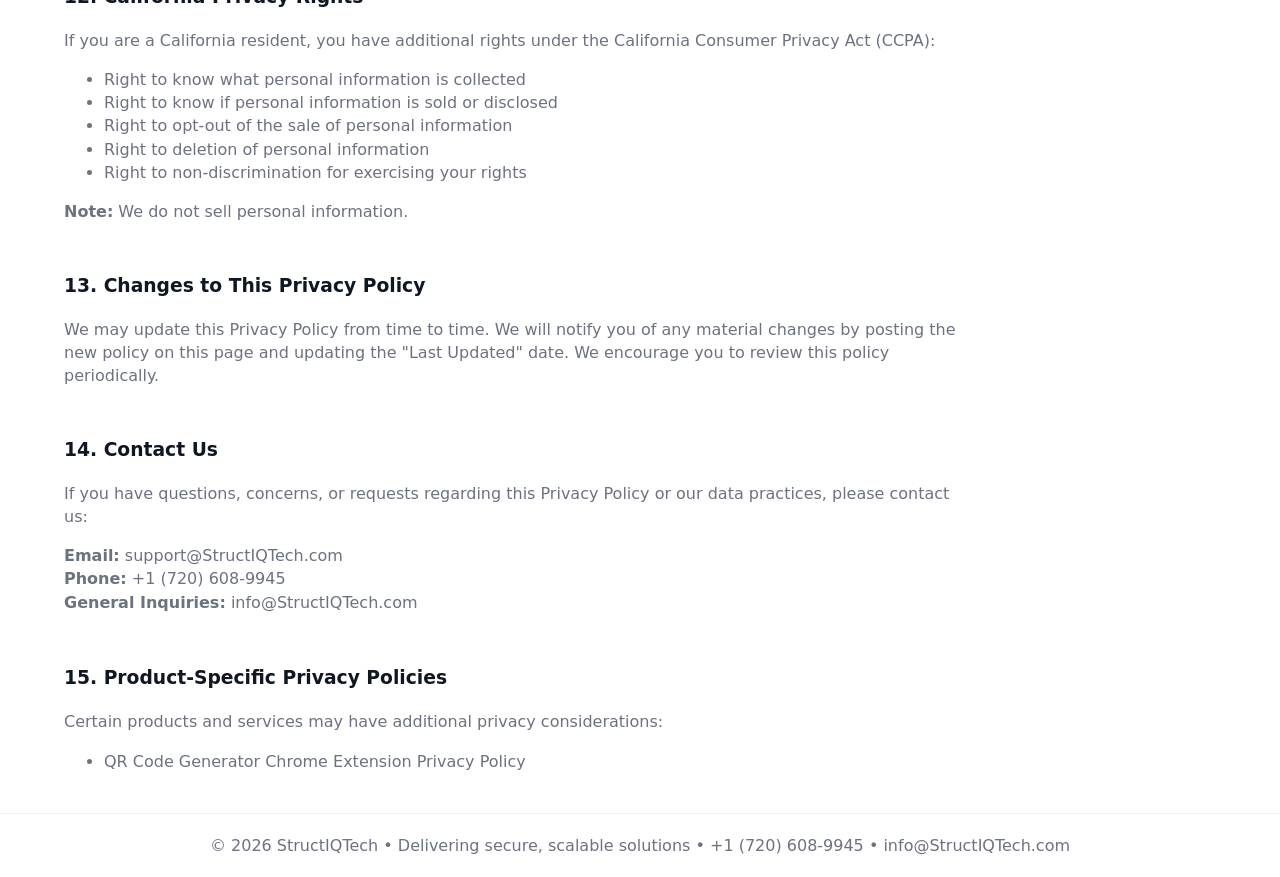
<file: privacy/index.html>
<!doctype html>
<html lang="en" data-theme="dark">
<head>
  <meta charset="utf-8">
  <meta name="viewport" content="width=device-width, initial-scale=1">
  <title>Privacy Policy — StructIQTech</title>
  <meta name="description" content="StructIQTech's privacy policy outlining how we collect, use, and protect your information.">
  <meta property="og:title" content="Privacy Policy | StructIQTech">
  <meta property="og:description" content="How StructIQTech protects your privacy and data.">
  <meta property="og:type" content="website">
  <meta property="og:image" content="https://StructIQTech.com/assets/og-image.png">
  <meta property="og:url" content="https://StructIQTech.com/privacy/">
  <link rel="icon" type="image/x-icon" href="../favicon.ico">
  <link rel="apple-touch-icon" sizes="180x180" href="../favicon.ico">
  <link rel="stylesheet" href="../assets/css/styles.css">
  <script src="../assets/js/theme-toggle.js"></script>
  <style>
    .section p{color:var(--muted);margin-bottom:14px;max-width:900px}
    .section ul{color:var(--muted);max-width:900px}
    .section h4{margin-top:20px;color:var(--text)}
    .last-updated{display:inline-block;padding:6px 12px;background:rgba(102,126,234,.1);border:1px solid rgba(102,126,234,.3);border-radius:6px;font-size:13px;margin-bottom:24px}
  </style>
</head>
<body>
  <header class="nav">
    <div class="brand">
      <img src="../assets/images/StructIQTech.svg" alt="StructIQTech Logo" class="logo">
      <h1><a href="../" style="text-decoration:none;color:inherit">StructIQTech</a></h1>
    </div>
    <button class="mobile-menu-toggle" aria-label="Open menu">☰</button>
    <nav>
      <a class="btn" href="../">Home</a>
      <a class="btn" href="../services/">Services</a>
      <a class="btn" href="../industries/">Industries</a>
      <a class="btn" href="../case-studies/">Case Studies</a>
      <a class="btn" href="../about/">About</a>
      <a class="btn" href="../contact/">Contact</a>
      <button class="theme-toggle" aria-label="Toggle theme" data-tooltip="Light Mode">
        <span class="theme-icon">☀️</span>
      </button>
    </nav>
  </header>

  <main class="container">
    <section class="hero" style="padding-top:34px">
      <span class="kicker">Legal</span>
      <h2>Privacy Policy</h2>
      <p class="sub">Your privacy is important to us. This policy explains how StructIQTech collects, uses, and protects your personal information.</p>
      <span class="last-updated">Last Updated: November 10, 2025</span>
    </section>

    <section class="section">
      <h3>1. Introduction</h3>
      <p>StructIQTech ("we," "our," or "us") is committed to protecting your privacy. This Privacy Policy explains how we collect, use, disclose, and safeguard your information when you visit our website, use our services, or interact with us.</p>
      <p>By using our website or services, you agree to the collection and use of information in accordance with this policy.</p>
    </section>

    <section class="section">
      <h3>2. Information We Collect</h3>
      
      <h4>2.1 Information You Provide</h4>
      <p>We collect information that you voluntarily provide to us, including:</p>
      <ul>
        <li><strong>Contact Information:</strong> Name, email address, phone number, company name</li>
        <li><strong>Inquiry Information:</strong> Details you provide when requesting services or information</li>
        <li><strong>Project Information:</strong> Information related to projects and services we provide</li>
        <li><strong>Communication Records:</strong> Correspondence via email, phone, or other channels</li>
      </ul>

      <h4>2.2 Information Automatically Collected</h4>
      <p>When you visit our website, we may automatically collect certain information:</p>
      <ul>
        <li><strong>Usage Data:</strong> Pages visited, time spent, links clicked</li>
        <li><strong>Device Information:</strong> Browser type, operating system, IP address</li>
        <li><strong>Cookies:</strong> We use minimal cookies for essential website functionality</li>
      </ul>
    </section>

    <section class="section">
      <h3>3. How We Use Your Information</h3>
      <p>We use the information we collect for the following purposes:</p>
      <ul>
        <li><strong>Service Delivery:</strong> To provide, maintain, and improve our services</li>
        <li><strong>Communication:</strong> To respond to inquiries, send updates, and provide support</li>
        <li><strong>Project Management:</strong> To manage and execute client projects</li>
        <li><strong>Business Operations:</strong> For invoicing, contract management, and administrative purposes</li>
        <li><strong>Legal Compliance:</strong> To comply with legal obligations and protect our rights</li>
        <li><strong>Website Improvement:</strong> To analyze and improve our website performance</li>
      </ul>
    </section>

    <section class="section">
      <h3>4. Information Sharing and Disclosure</h3>
      <p>We do not sell, trade, or rent your personal information to third parties. We may share your information in the following limited circumstances:</p>
      <ul>
        <li><strong>Service Providers:</strong> With trusted third-party vendors who assist in operating our business (e.g., hosting providers, email services), bound by confidentiality agreements</li>
        <li><strong>Legal Requirements:</strong> When required by law, court order, or government regulation</li>
        <li><strong>Business Transfers:</strong> In connection with a merger, acquisition, or sale of assets</li>
        <li><strong>Protection of Rights:</strong> To protect the rights, property, or safety of StructIQTech, our clients, or others</li>
        <li><strong>With Consent:</strong> With your explicit consent for other purposes</li>
      </ul>
    </section>

    <section class="section">
      <h3>5. Data Security</h3>
      <p>We implement appropriate technical and organizational security measures to protect your personal information against unauthorized access, alteration, disclosure, or destruction. These measures include:</p>
      <ul>
        <li>Encryption of data in transit and at rest</li>
        <li>Regular security assessments and updates</li>
        <li>Access controls and authentication mechanisms</li>
        <li>Employee training on data protection</li>
        <li>Secure development practices</li>
      </ul>
      <p>However, no method of transmission over the internet or electronic storage is 100% secure. While we strive to protect your information, we cannot guarantee absolute security.</p>
    </section>

    <section class="section">
      <h3>6. Data Retention</h3>
      <p>We retain your personal information only for as long as necessary to fulfill the purposes outlined in this Privacy Policy, unless a longer retention period is required or permitted by law. When we no longer need your information, we securely delete or anonymize it.</p>
      <p>Typical retention periods include:</p>
      <ul>
        <li><strong>Client Project Data:</strong> Duration of engagement plus 7 years for legal and tax purposes</li>
        <li><strong>Contact Inquiries:</strong> 2 years from last contact</li>
        <li><strong>Website Analytics:</strong> 26 months</li>
      </ul>
    </section>

    <section class="section">
      <h3>7. Your Privacy Rights</h3>
      <p>Depending on your location, you may have the following rights regarding your personal information:</p>
      <ul>
        <li><strong>Access:</strong> Request access to the personal information we hold about you</li>
        <li><strong>Correction:</strong> Request correction of inaccurate or incomplete information</li>
        <li><strong>Deletion:</strong> Request deletion of your personal information</li>
        <li><strong>Portability:</strong> Request a copy of your data in a structured format</li>
        <li><strong>Objection:</strong> Object to certain processing of your information</li>
        <li><strong>Restriction:</strong> Request restriction of processing in certain circumstances</li>
        <li><strong>Withdraw Consent:</strong> Withdraw consent where processing is based on consent</li>
      </ul>
      <p>To exercise these rights, please contact us at <a href="mailto:support@StructIQTech.com">support@StructIQTech.com</a>.</p>
    </section>

    <section class="section">
      <h3>8. Cookies and Tracking Technologies</h3>
      <p>Our website uses minimal cookies and tracking technologies:</p>
      <ul>
        <li><strong>Essential Cookies:</strong> Required for basic website functionality</li>
        <li><strong>Analytics:</strong> We may use analytics tools to understand website usage (anonymized data)</li>
      </ul>
      <p>You can control cookies through your browser settings. Disabling cookies may affect website functionality.</p>
    </section>

    <section class="section">
      <h3>9. Third-Party Links</h3>
      <p>Our website may contain links to third-party websites. We are not responsible for the privacy practices of these external sites. We encourage you to read their privacy policies.</p>
    </section>

    <section class="section">
      <h3>10. Children's Privacy</h3>
      <p>Our services are not directed to individuals under the age of 18. We do not knowingly collect personal information from children. If you believe we have inadvertently collected information from a child, please contact us immediately.</p>
    </section>

    <section class="section">
      <h3>11. International Data Transfers</h3>
      <p>If you are accessing our services from outside the United States, please be aware that your information may be transferred to, stored, and processed in the United States. By using our services, you consent to such transfers.</p>
    </section>

    <section class="section">
      <h3>12. California Privacy Rights</h3>
      <p>If you are a California resident, you have additional rights under the California Consumer Privacy Act (CCPA):</p>
      <ul>
        <li>Right to know what personal information is collected</li>
        <li>Right to know if personal information is sold or disclosed</li>
        <li>Right to opt-out of the sale of personal information</li>
        <li>Right to deletion of personal information</li>
        <li>Right to non-discrimination for exercising your rights</li>
      </ul>
      <p><strong>Note:</strong> We do not sell personal information.</p>
    </section>

    <section class="section">
      <h3>13. Changes to This Privacy Policy</h3>
      <p>We may update this Privacy Policy from time to time. We will notify you of any material changes by posting the new policy on this page and updating the "Last Updated" date. We encourage you to review this policy periodically.</p>
    </section>

    <section class="section">
      <h3>14. Contact Us</h3>
      <p>If you have questions, concerns, or requests regarding this Privacy Policy or our data practices, please contact us:</p>
      <ul style="list-style:none;padding:0">
        <li><strong>Email:</strong> <a href="mailto:support@StructIQTech.com">support@StructIQTech.com</a></li>
        <li><strong>Phone:</strong> <a href="tel:+17206089945">+1 (720) 608-9945</a></li>
        <li><strong>General Inquiries:</strong> <a href="mailto:info@StructIQTech.com">info@StructIQTech.com</a></li>
      </ul>
    </section>

    <section class="section">
      <h3>15. Product-Specific Privacy Policies</h3>
      <p>Certain products and services may have additional privacy considerations:</p>
      <ul>
        <li><a href="../qr/privacy/">QR Code Generator Chrome Extension Privacy Policy</a></li>
      </ul>
    </section>
  </main>

  <footer class="footer">
    © <span id="y"></span> StructIQTech • Delivering secure, scalable solutions • <a href="tel:+17206089945" style="color:inherit;text-decoration:none;">+1 (720) 608-9945</a> • <a href="mailto:info@StructIQTech.com" style="color:inherit;text-decoration:none;">info@StructIQTech.com</a>
  </footer>

  <script>document.getElementById('y').textContent=(new Date).getFullYear()</script>
</body>
</html>
</body>

</html>
</file>
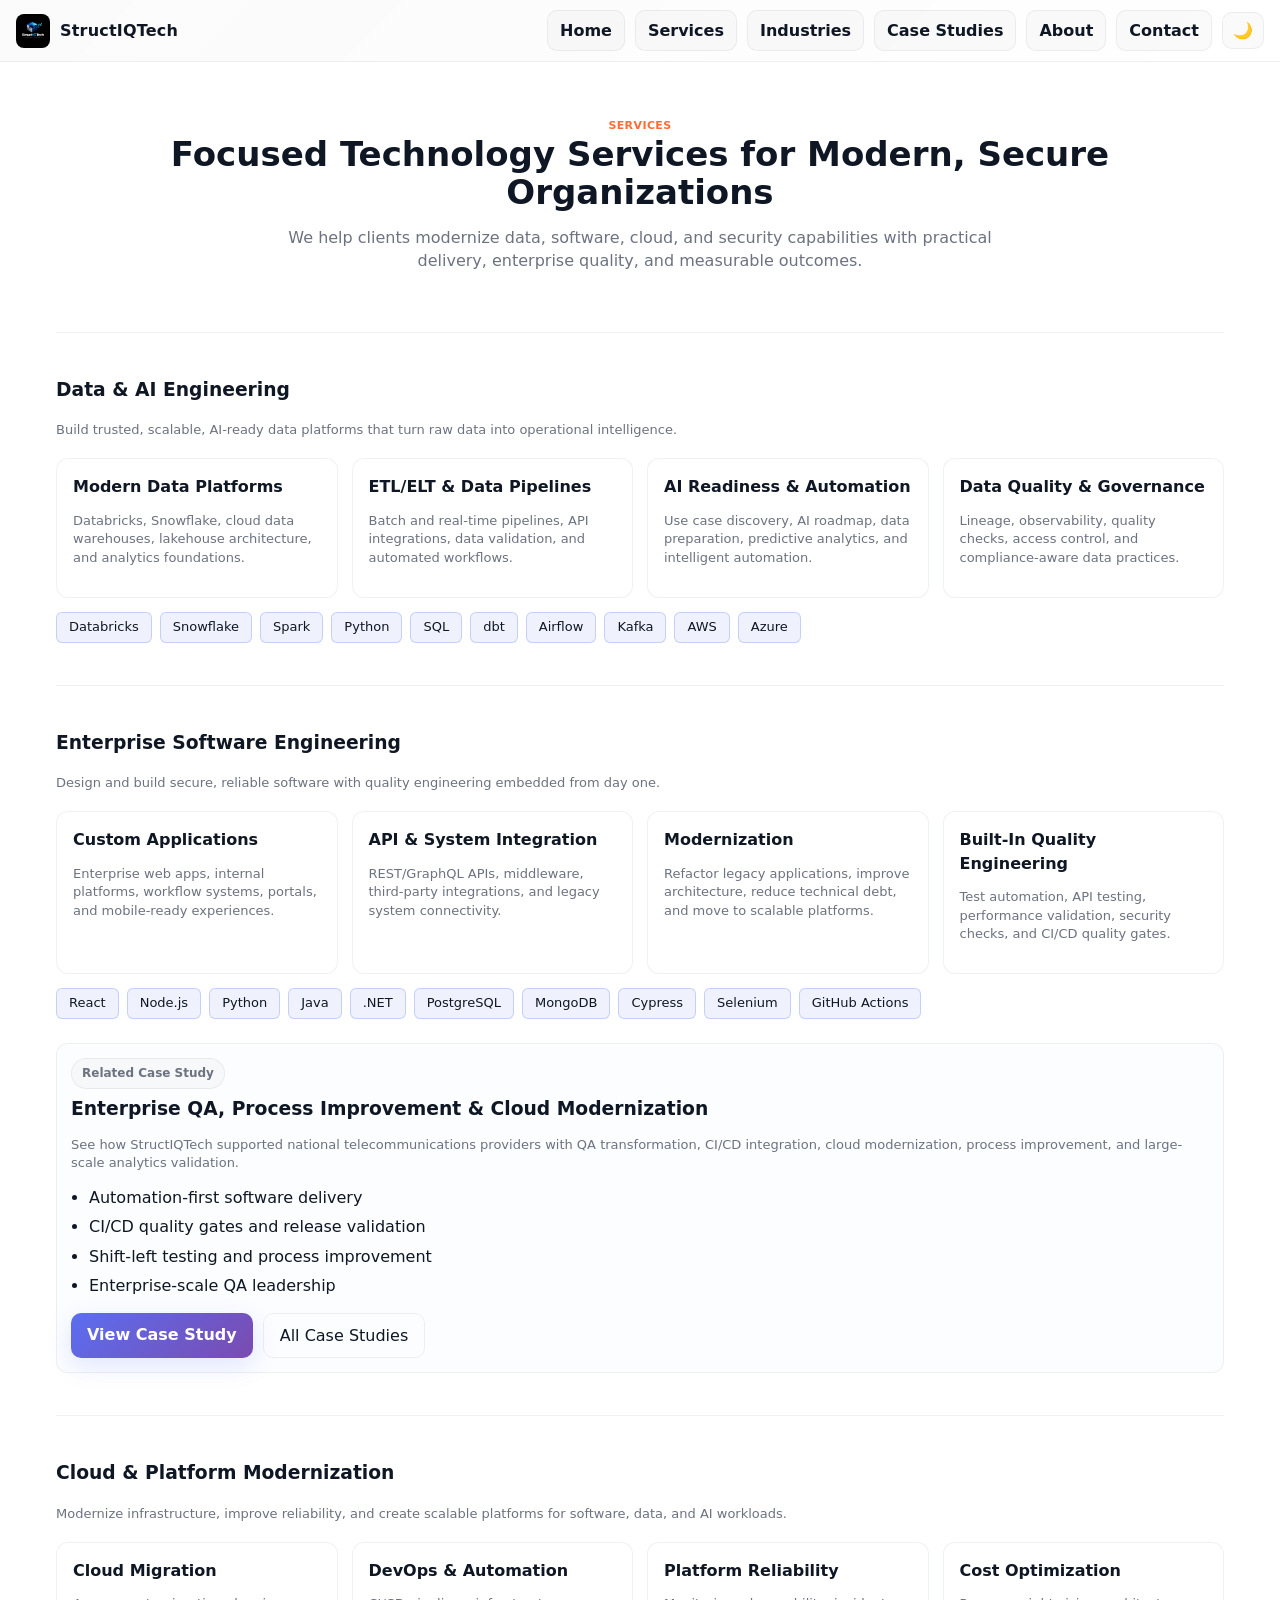
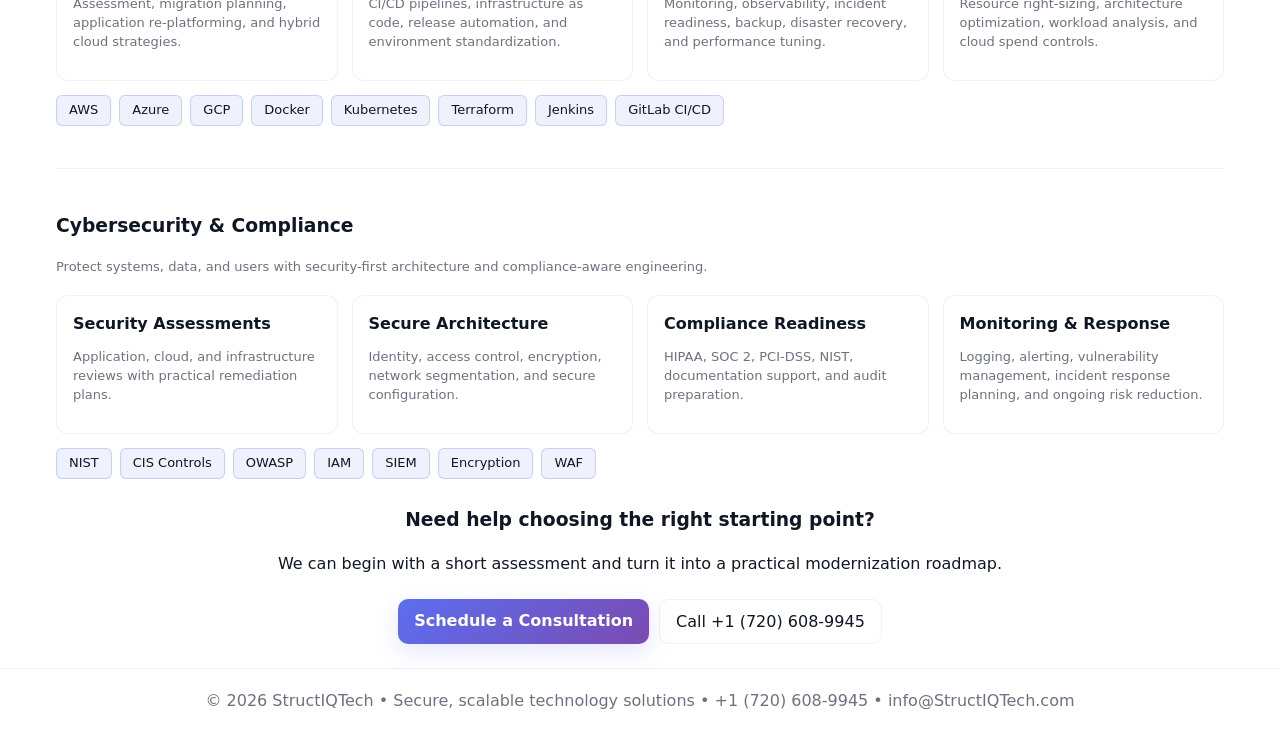
<file: services/index.html>
<!doctype html>
<html lang="en" data-theme="dark">
<head>
  <meta charset="utf-8">
  <meta name="viewport" content="width=device-width, initial-scale=1">
  <title>Services — Data, AI, Cloud & Software Engineering | StructIQTech</title>
  <meta name="description" content="StructIQTech provides data and AI engineering, enterprise software engineering, cloud modernization, and cybersecurity services for government, healthcare, and enterprise clients.">
  <meta property="og:title" content="Services — StructIQTech">
  <meta property="og:description" content="Focused technology services for secure, scalable modernization.">
  <meta property="og:type" content="website">
  <meta property="og:image" content="https://StructIQTech.com/assets/og-image.png">
  <meta property="og:url" content="https://StructIQTech.com/services/">
  <link rel="icon" type="image/x-icon" href="../favicon.ico">
  <link rel="apple-touch-icon" sizes="180x180" href="../favicon.ico">
  <link rel="stylesheet" href="../assets/css/styles.css">
  <script src="../assets/js/theme-toggle.js"></script>
  <style>
    .service-section{margin-top:42px;padding-top:24px;border-top:1px solid var(--border)}
    .service-section:first-of-type{border-top:none}
    .feature-list{display:grid;grid-template-columns:repeat(auto-fit,minmax(260px,1fr));gap:14px;margin-top:18px}
    .feature-item{padding:16px;border:1px solid var(--border);border-radius:12px;background:rgba(255,255,255,.02)}
    .tech-stack{display:flex;flex-wrap:wrap;gap:8px;margin-top:14px}
    .tech-badge{display:inline-block;padding:5px 12px;border-radius:6px;background:rgba(102,126,234,.1);border:1px solid rgba(102,126,234,.3);font-size:13px;color:var(--text)}
  </style>
</head>
<body>
  <header class="nav">
    <div class="brand"><img src="../assets/images/StructIQTech.svg" alt="StructIQTech Logo" class="logo"><h1><a href="../" style="text-decoration:none;color:inherit">StructIQTech</a></h1></div>
    <button class="mobile-menu-toggle" aria-label="Open menu">☰</button>
    <nav><a class="btn" href="../">Home</a>
      <a class="btn" href="../services/">Services</a>
      <a class="btn" href="../industries/">Industries</a>
      <a class="btn" href="../case-studies/">Case Studies</a>
      <a class="btn" href="../about/">About</a>
      <a class="btn" href="../contact/">Contact</a>
      <button class="theme-toggle" aria-label="Toggle theme" data-tooltip="Light Mode">
        <span class="theme-icon">☀️</span>
      </button>
    </nav>
  </header>

  <main class="container">
    <section class="hero" style="padding-top:34px">
      <span class="kicker">Services</span>
      <h2>Focused Technology Services for Modern, Secure Organizations</h2>
      <p class="sub">We help clients modernize data, software, cloud, and security capabilities with practical delivery, enterprise quality, and measurable outcomes.</p>
    </section>

    <section id="data-ai" class="service-section">
      <h3>Data & AI Engineering</h3>
      <p class="note">Build trusted, scalable, AI-ready data platforms that turn raw data into operational intelligence.</p>
      <div class="feature-list">
        <div class="feature-item"><strong>Modern Data Platforms</strong><p class="note">Databricks, Snowflake, cloud data warehouses, lakehouse architecture, and analytics foundations.</p></div>
        <div class="feature-item"><strong>ETL/ELT & Data Pipelines</strong><p class="note">Batch and real-time pipelines, API integrations, data validation, and automated workflows.</p></div>
        <div class="feature-item"><strong>AI Readiness & Automation</strong><p class="note">Use case discovery, AI roadmap, data preparation, predictive analytics, and intelligent automation.</p></div>
        <div class="feature-item"><strong>Data Quality & Governance</strong><p class="note">Lineage, observability, quality checks, access control, and compliance-aware data practices.</p></div>
      </div>
      <div class="tech-stack"><span class="tech-badge">Databricks</span><span class="tech-badge">Snowflake</span><span class="tech-badge">Spark</span><span class="tech-badge">Python</span><span class="tech-badge">SQL</span><span class="tech-badge">dbt</span><span class="tech-badge">Airflow</span><span class="tech-badge">Kafka</span><span class="tech-badge">AWS</span><span class="tech-badge">Azure</span></div>
    </section>

    <section id="software-engineering" class="service-section">
      <h3>Enterprise Software Engineering</h3>
      <p class="note">Design and build secure, reliable software with quality engineering embedded from day one.</p>
      <div class="feature-list">
        <div class="feature-item"><strong>Custom Applications</strong><p class="note">Enterprise web apps, internal platforms, workflow systems, portals, and mobile-ready experiences.</p></div>
        <div class="feature-item"><strong>API & System Integration</strong><p class="note">REST/GraphQL APIs, middleware, third-party integrations, and legacy system connectivity.</p></div>
        <div class="feature-item"><strong>Modernization</strong><p class="note">Refactor legacy applications, improve architecture, reduce technical debt, and move to scalable platforms.</p></div>
        <div class="feature-item"><strong>Built-In Quality Engineering</strong><p class="note">Test automation, API testing, performance validation, security checks, and CI/CD quality gates.</p></div>
      </div>
      <div class="tech-stack"><span class="tech-badge">React</span><span class="tech-badge">Node.js</span><span class="tech-badge">Python</span><span class="tech-badge">Java</span><span class="tech-badge">.NET</span><span class="tech-badge">PostgreSQL</span><span class="tech-badge">MongoDB</span><span class="tech-badge">Cypress</span><span class="tech-badge">Selenium</span><span class="tech-badge">GitHub Actions</span></div>
    </section>

    <div class="card" style="margin-top:24px">
  <span class="badge">Related Case Study</span>
  <h3>Enterprise QA, Process Improvement & Cloud Modernization</h3>
  <p class="note">
    See how StructIQTech supported national telecommunications providers
    with QA transformation, CI/CD integration, cloud modernization,
    process improvement, and large-scale analytics validation.
  </p>

  <ul class="list">
    <li>Automation-first software delivery</li>
    <li>CI/CD quality gates and release validation</li>
    <li>Shift-left testing and process improvement</li>
    <li>Enterprise-scale QA leadership</li>
  </ul>

  <div class="cta" style="justify-content:flex-start;margin-top:16px">
    <a class="btn-primary" href="../case-studies/#telecom-case-study">View Case Study</a>
    <a class="btn-ghost" href="../case-studies/">All Case Studies</a>
  </div>
</div>
    <section id="cloud-platform" class="service-section">
      <h3>Cloud & Platform Modernization</h3>
      <p class="note">Modernize infrastructure, improve reliability, and create scalable platforms for software, data, and AI workloads.</p>
      <div class="feature-list">
        <div class="feature-item"><strong>Cloud Migration</strong><p class="note">Assessment, migration planning, application re-platforming, and hybrid cloud strategies.</p></div>
        <div class="feature-item"><strong>DevOps & Automation</strong><p class="note">CI/CD pipelines, infrastructure as code, release automation, and environment standardization.</p></div>
        <div class="feature-item"><strong>Platform Reliability</strong><p class="note">Monitoring, observability, incident readiness, backup, disaster recovery, and performance tuning.</p></div>
        <div class="feature-item"><strong>Cost Optimization</strong><p class="note">Resource right-sizing, architecture optimization, workload analysis, and cloud spend controls.</p></div>
      </div>
      <div class="tech-stack"><span class="tech-badge">AWS</span><span class="tech-badge">Azure</span><span class="tech-badge">GCP</span><span class="tech-badge">Docker</span><span class="tech-badge">Kubernetes</span><span class="tech-badge">Terraform</span><span class="tech-badge">Jenkins</span><span class="tech-badge">GitLab CI/CD</span></div>
    </section>

    <section id="cyber-compliance" class="service-section">
      <h3>Cybersecurity & Compliance</h3>
      <p class="note">Protect systems, data, and users with security-first architecture and compliance-aware engineering.</p>
      <div class="feature-list">
        <div class="feature-item"><strong>Security Assessments</strong><p class="note">Application, cloud, and infrastructure reviews with practical remediation plans.</p></div>
        <div class="feature-item"><strong>Secure Architecture</strong><p class="note">Identity, access control, encryption, network segmentation, and secure configuration.</p></div>
        <div class="feature-item"><strong>Compliance Readiness</strong><p class="note">HIPAA, SOC 2, PCI-DSS, NIST, documentation support, and audit preparation.</p></div>
        <div class="feature-item"><strong>Monitoring & Response</strong><p class="note">Logging, alerting, vulnerability management, incident response planning, and ongoing risk reduction.</p></div>
      </div>
      <div class="tech-stack"><span class="tech-badge">NIST</span><span class="tech-badge">CIS Controls</span><span class="tech-badge">OWASP</span><span class="tech-badge">IAM</span><span class="tech-badge">SIEM</span><span class="tech-badge">Encryption</span><span class="tech-badge">WAF</span></div>
    </section>

    <section class="section" style="text-align:center">
      <h3>Need help choosing the right starting point?</h3>
      <p class="sub">We can begin with a short assessment and turn it into a practical modernization roadmap.</p>
      <div class="cta" style="justify-content:center;margin-top:24px"><a class="btn-primary" href="../contact/">Schedule a Consultation</a><a class="btn-ghost" href="tel:+17206089945">Call +1 (720) 608-9945</a></div>
    </section>
  </main>

  <footer class="footer">© <span id="y"></span> StructIQTech • Secure, scalable technology solutions • <a href="tel:+17206089945" style="color:inherit;text-decoration:none;">+1 (720) 608-9945</a> • <a href="mailto:info@StructIQTech.com" style="color:inherit;text-decoration:none;">info@StructIQTech.com</a></footer>
  <script>document.getElementById('y').textContent=(new Date).getFullYear()</script>
</body>
</html>
</file>
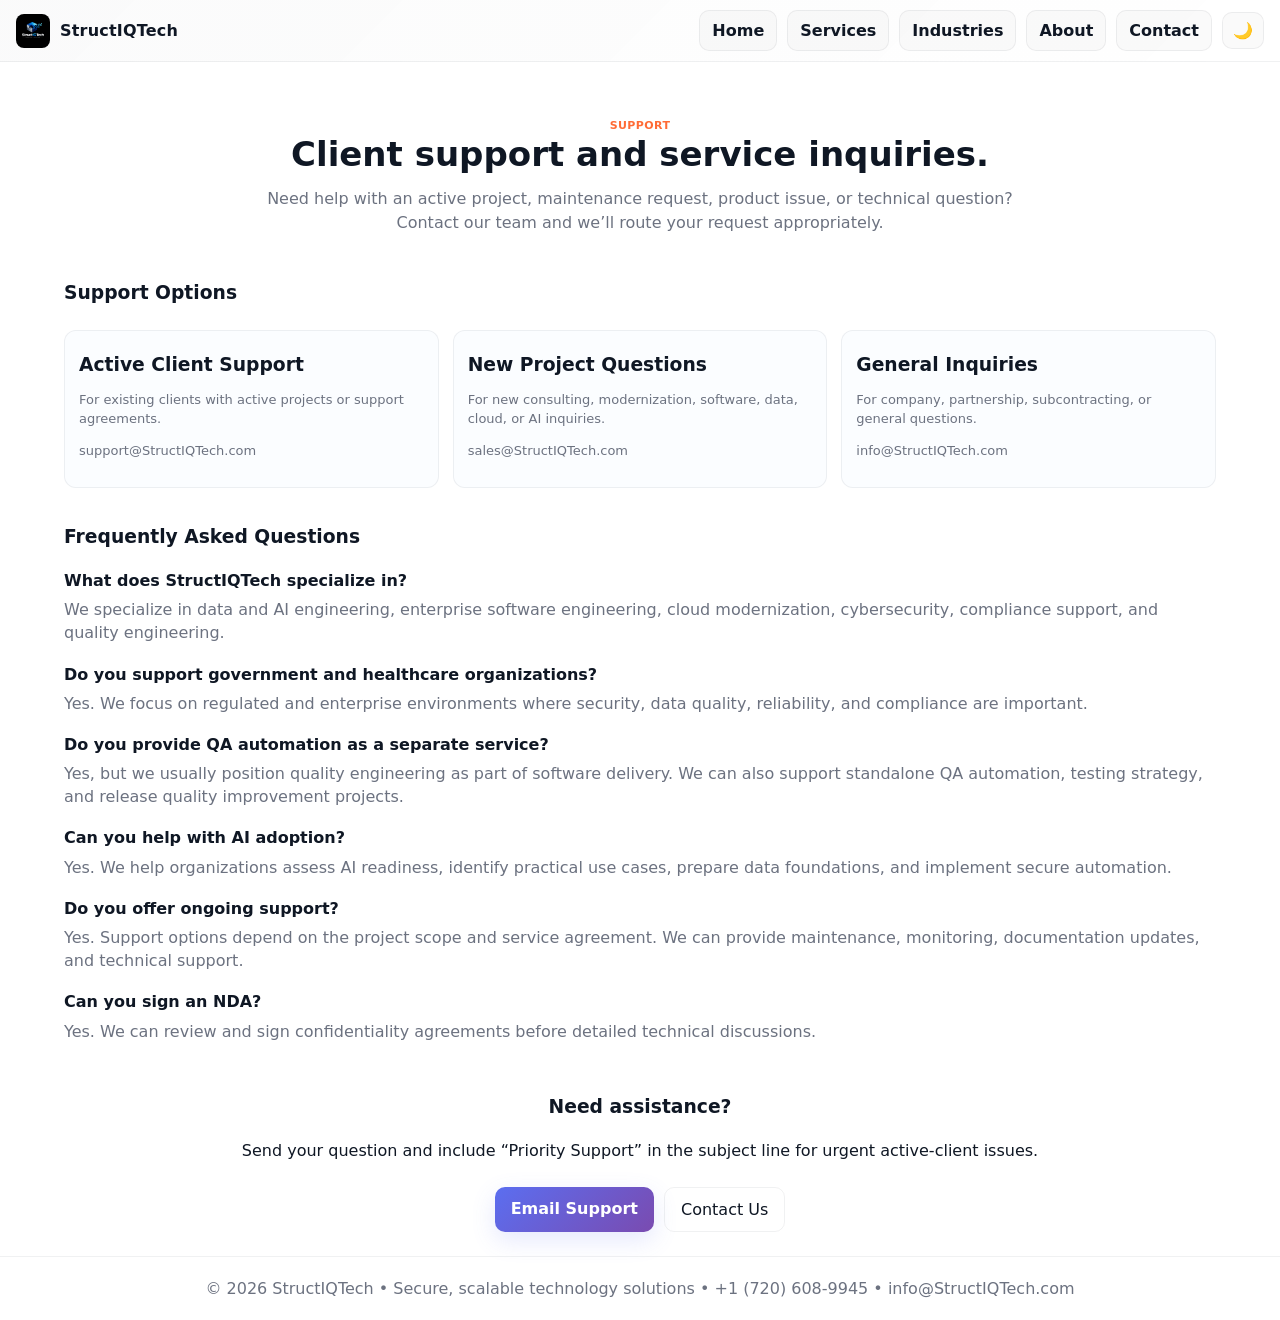
<file: support/index.html>
<!doctype html>
<html lang="en" data-theme="dark">
<head>
  <meta charset="utf-8">
  <meta name="viewport" content="width=device-width, initial-scale=1">
  <title>Support — StructIQTech</title>
  <meta name="description" content="Get help and support for StructIQTech services, active projects, maintenance, and client support requests.">
  <meta property="og:title" content="Support — StructIQTech">
  <meta property="og:description" content="Support for StructIQTech clients and service inquiries.">
  <meta property="og:type" content="website">
  <meta property="og:image" content="https://StructIQTech.com/assets/og-image.png">
  <meta property="og:url" content="https://StructIQTech.com/support/">
  <link rel="icon" type="image/x-icon" href="../favicon.ico">
  <link rel="apple-touch-icon" sizes="180x180" href="../favicon.ico">
  <link rel="stylesheet" href="../assets/css/styles.css">
  <script src="../assets/js/theme-toggle.js"></script>
  <style>.faq dt{font-weight:800;margin-top:18px}.faq dd{margin:6px 0 0 0;color:var(--muted)}.contact-list{margin-top:14px}.contact-list li{margin:8px 0}</style>
</head>
<body>
  <header class="nav">
    <div class="brand"><img src="../assets/images/StructIQTech.svg" alt="StructIQTech Logo" class="logo"><h1><a href="../" style="text-decoration:none;color:inherit">StructIQTech</a></h1></div>
    <button class="mobile-menu-toggle" aria-label="Open menu">☰</button>
    <nav><a class="btn" href="../">Home</a><a class="btn" href="../services/">Services</a><a class="btn" href="../industries/">Industries</a><a class="btn" href="../about/">About</a><a class="btn" href="../contact/">Contact</a><button class="theme-toggle" aria-label="Toggle theme" data-tooltip="Light Mode"><span class="theme-icon">☀️</span></button></nav>
  </header>

  <main class="container">
    <section class="hero" style="padding-top:34px">
      <span class="kicker">Support</span>
      <h2>Client support and service inquiries.</h2>
      <p class="sub">Need help with an active project, maintenance request, product issue, or technical question? Contact our team and we’ll route your request appropriately.</p>
    </section>

    <section class="section">
      <h3>Support Options</h3>
      <div class="grid" style="margin-top:24px">
        <article class="card"><h3>Active Client Support</h3><p class="note">For existing clients with active projects or support agreements.</p><p class="note"><a href="mailto:support@StructIQTech.com">support@StructIQTech.com</a></p></article>
        <article class="card"><h3>New Project Questions</h3><p class="note">For new consulting, modernization, software, data, cloud, or AI inquiries.</p><p class="note"><a href="mailto:sales@StructIQTech.com">sales@StructIQTech.com</a></p></article>
        <article class="card"><h3>General Inquiries</h3><p class="note">For company, partnership, subcontracting, or general questions.</p><p class="note"><a href="mailto:info@StructIQTech.com">info@StructIQTech.com</a></p></article>
      </div>
    </section>

    <section class="section">
      <h3>Frequently Asked Questions</h3>
      <dl class="faq">
        <dt>What does StructIQTech specialize in?</dt>
        <dd>We specialize in data and AI engineering, enterprise software engineering, cloud modernization, cybersecurity, compliance support, and quality engineering.</dd>
        <dt>Do you support government and healthcare organizations?</dt>
        <dd>Yes. We focus on regulated and enterprise environments where security, data quality, reliability, and compliance are important.</dd>
        <dt>Do you provide QA automation as a separate service?</dt>
        <dd>Yes, but we usually position quality engineering as part of software delivery. We can also support standalone QA automation, testing strategy, and release quality improvement projects.</dd>
        <dt>Can you help with AI adoption?</dt>
        <dd>Yes. We help organizations assess AI readiness, identify practical use cases, prepare data foundations, and implement secure automation.</dd>
        <dt>Do you offer ongoing support?</dt>
        <dd>Yes. Support options depend on the project scope and service agreement. We can provide maintenance, monitoring, documentation updates, and technical support.</dd>
        <dt>Can you sign an NDA?</dt>
        <dd>Yes. We can review and sign confidentiality agreements before detailed technical discussions.</dd>
      </dl>
    </section>

    <section class="section" style="text-align:center">
      <h3>Need assistance?</h3>
      <p class="sub">Send your question and include “Priority Support” in the subject line for urgent active-client issues.</p>
      <div class="cta" style="justify-content:center;margin-top:24px"><a class="btn-primary" href="mailto:support@StructIQTech.com">Email Support</a><a class="btn-ghost" href="../contact/">Contact Us</a></div>
    </section>
  </main>

  <footer class="footer">© <span id="y"></span> StructIQTech • Secure, scalable technology solutions • <a href="tel:+17206089945" style="color:inherit;text-decoration:none;">+1 (720) 608-9945</a> • <a href="mailto:info@StructIQTech.com" style="color:inherit;text-decoration:none;">info@StructIQTech.com</a></footer>
  <script>document.getElementById('y').textContent=(new Date).getFullYear()</script>
</body>
</html>
</file>
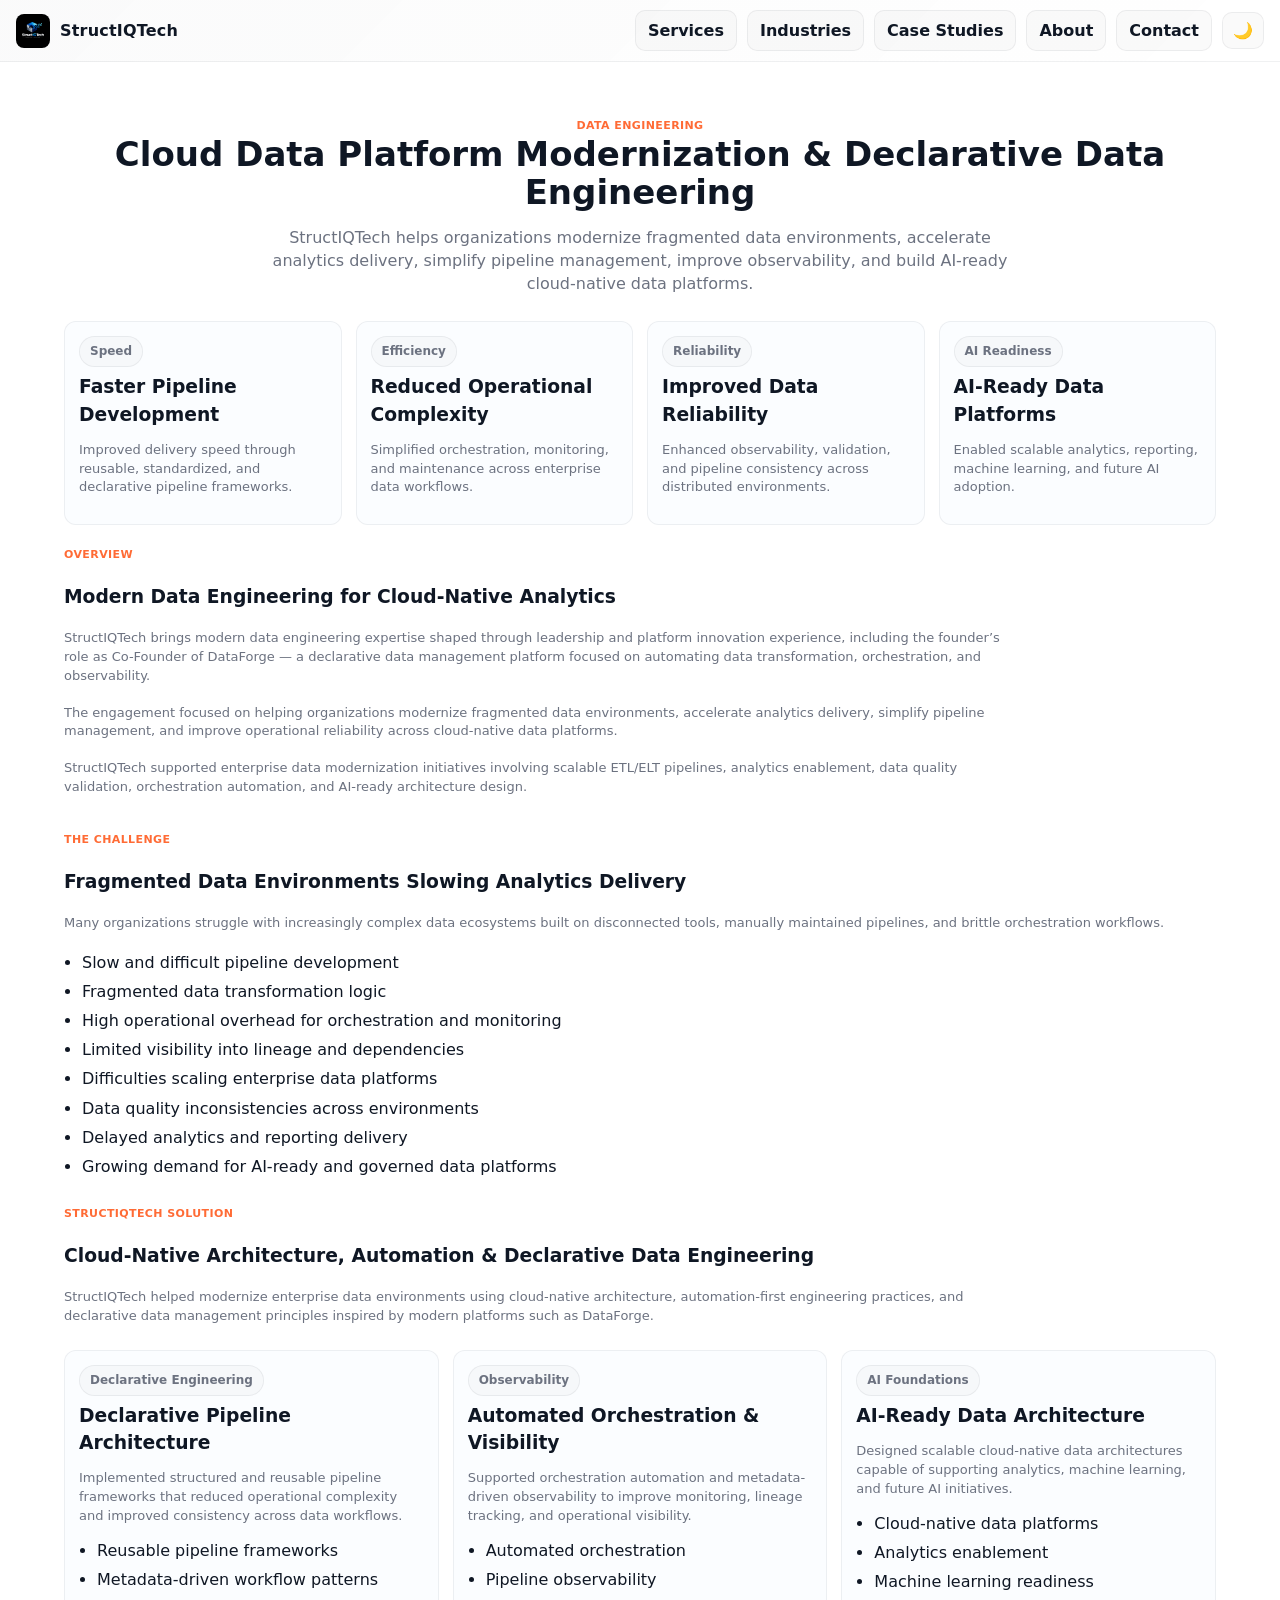
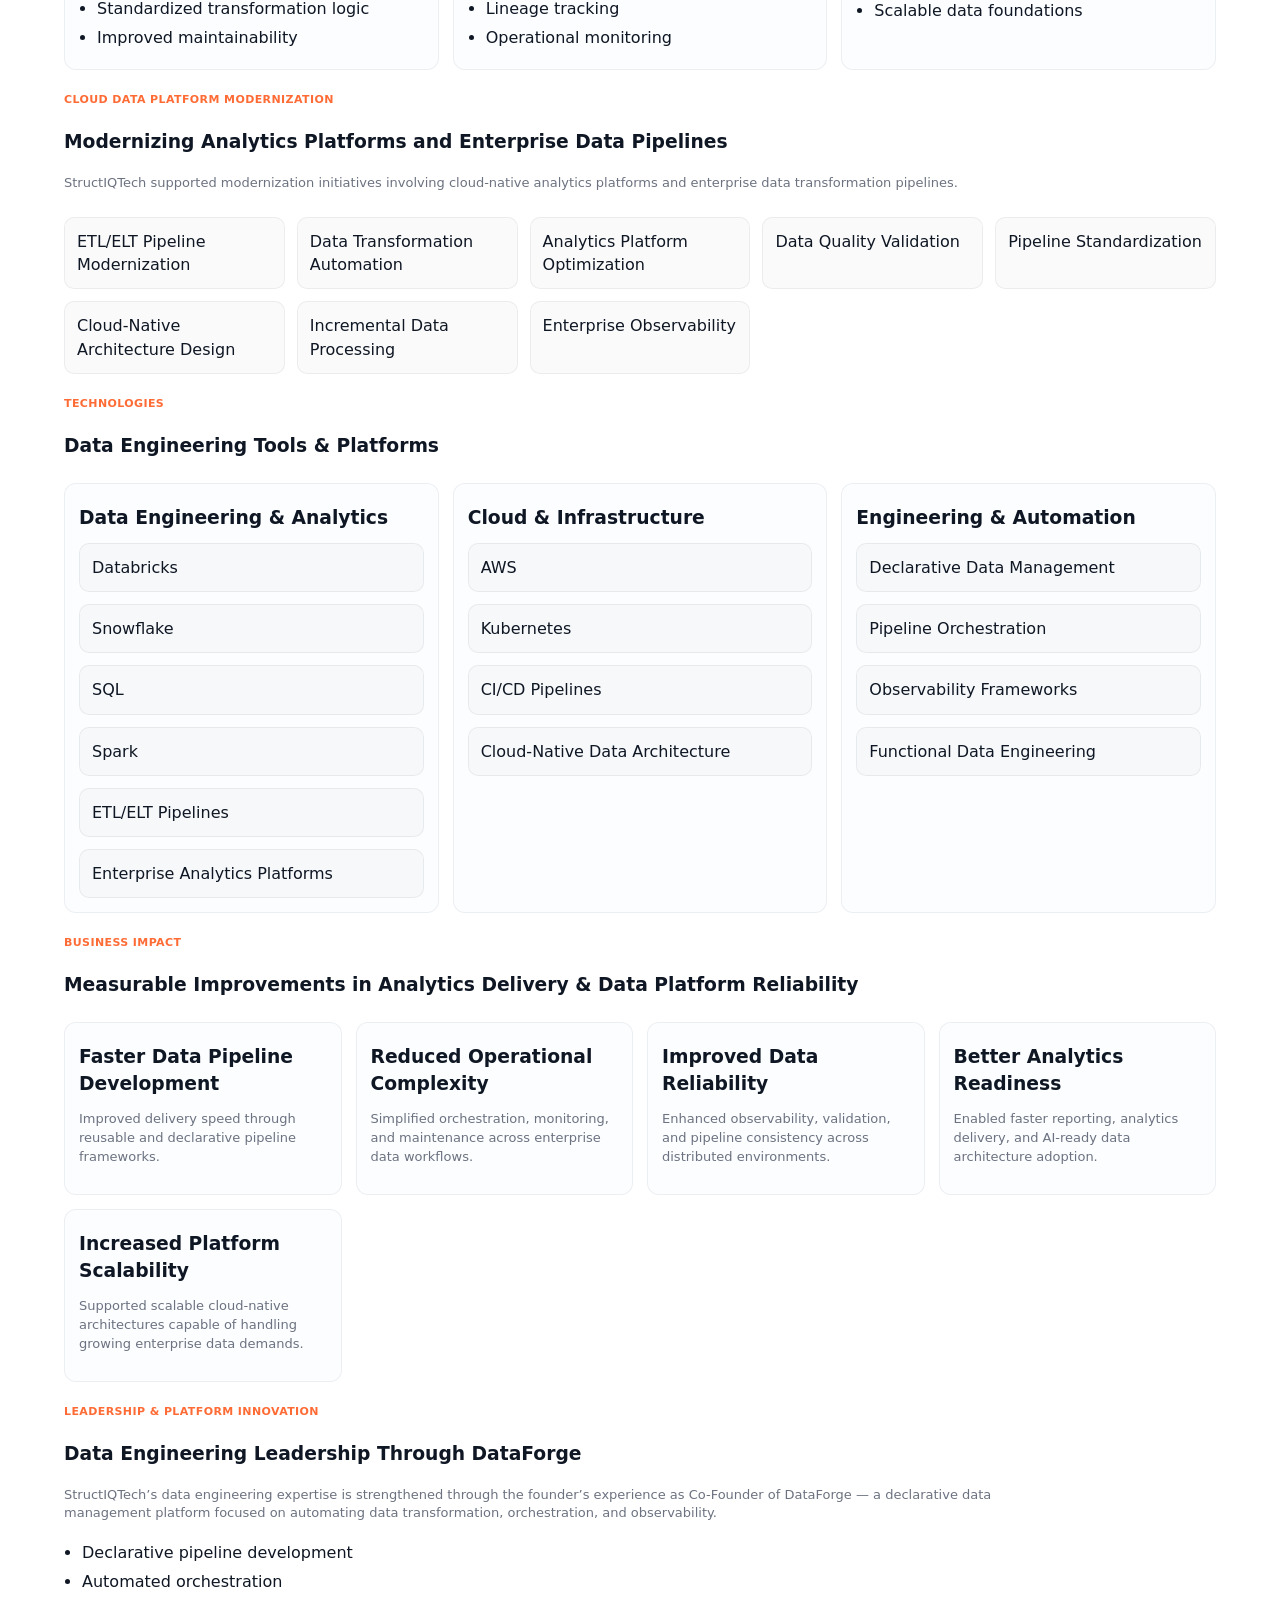
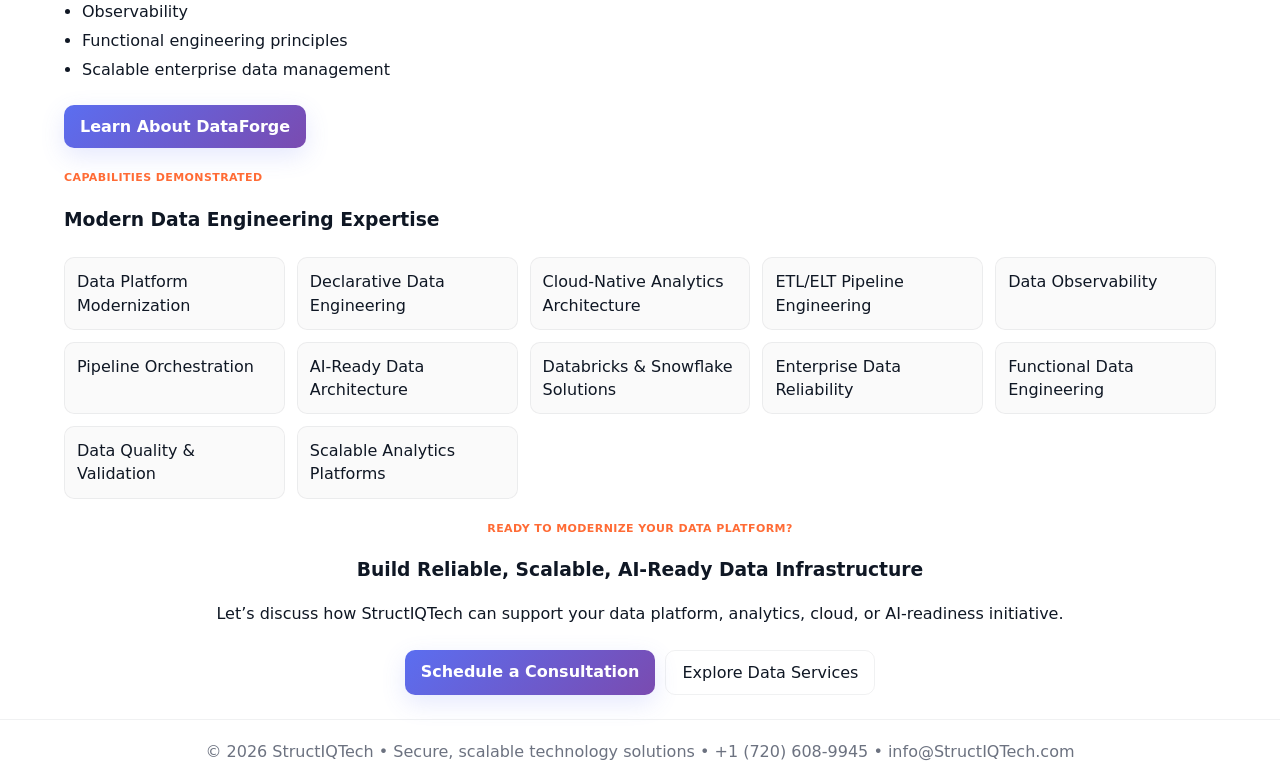
<file: case-studies/data-platform-modernization/index.html>
<!doctype html>
<html lang="en" data-theme="dark">
<head>
  <meta charset="utf-8">
  <meta name="viewport" content="width=device-width, initial-scale=1">

  <title>
    Cloud Data Platform Modernization & Declarative Data Engineering — StructIQTech
  </title>

  <meta name="description"
        content="StructIQTech supports cloud data platform modernization, declarative data engineering, orchestration automation, observability, and AI-ready analytics architecture.">

  <meta property="og:title"
        content="Cloud Data Platform Modernization — StructIQTech">

  <meta property="og:description"
        content="Data engineering case study covering declarative pipelines, cloud-native analytics, orchestration automation, observability, and AI-ready data platforms.">

  <meta property="og:type" content="website">

  <meta property="og:image"
        content="https://StructIQTech.com/assets/og-image.png">

  <meta property="og:url"
        content="https://StructIQTech.com/case-studies/data-platform-modernization/">

  <link rel="icon"
        type="image/x-icon"
        href="../../favicon.ico">

  <link rel="apple-touch-icon"
        sizes="180x180"
        href="../../favicon.ico">

  <link rel="stylesheet"
        href="../../assets/css/styles.css">

  <script src="../../assets/js/theme-toggle.js"></script>
</head>

<body>

<header class="nav">

  <div class="brand">
    <img src="../../assets/images/StructIQTech.svg"
         alt="StructIQTech Logo"
         class="logo">

    <h1>
      <a href="../../"
         style="text-decoration:none;color:inherit">
        StructIQTech
      </a>
    </h1>
  </div>

  <button class="mobile-menu-toggle"
          aria-label="Open menu">
    ☰
  </button>

  <nav>
    <a class="btn" href="../../services/">Services</a>
    <a class="btn" href="../../industries/">Industries</a>
    <a class="btn" href="../../case-studies/">Case Studies</a>
    <a class="btn" href="../../about/">About</a>
    <a class="btn" href="../../contact/">Contact</a>

    <button class="theme-toggle"
            aria-label="Toggle theme"
            data-tooltip="Light Mode">
      <span class="theme-icon">☀️</span>
    </button>
  </nav>

</header>

<main class="container">

  <!-- HERO -->
  <section class="hero" style="padding-top:34px">
    <span class="kicker">Data Engineering</span>

    <h2>
      Cloud Data Platform Modernization &
      Declarative Data Engineering
    </h2>

    <p class="sub">
      StructIQTech helps organizations modernize fragmented data environments,
      accelerate analytics delivery, simplify pipeline management,
      improve observability, and build AI-ready cloud-native data platforms.
    </p>
  </section>

  <!-- OUTCOME CARDS -->
  <section class="section">
    <div class="grid">

      <article class="card">
        <span class="badge">Speed</span>
        <h3>Faster Pipeline Development</h3>
        <p class="note">
          Improved delivery speed through reusable, standardized,
          and declarative pipeline frameworks.
        </p>
      </article>

      <article class="card">
        <span class="badge">Efficiency</span>
        <h3>Reduced Operational Complexity</h3>
        <p class="note">
          Simplified orchestration, monitoring, and maintenance
          across enterprise data workflows.
        </p>
      </article>

      <article class="card">
        <span class="badge">Reliability</span>
        <h3>Improved Data Reliability</h3>
        <p class="note">
          Enhanced observability, validation, and pipeline consistency
          across distributed environments.
        </p>
      </article>

      <article class="card">
        <span class="badge">AI Readiness</span>
        <h3>AI-Ready Data Platforms</h3>
        <p class="note">
          Enabled scalable analytics, reporting, machine learning,
          and future AI adoption.
        </p>
      </article>

    </div>
  </section>

  <!-- OVERVIEW -->
  <section class="section">
    <span class="kicker">Overview</span>

    <h3>
      Modern Data Engineering for Cloud-Native Analytics
    </h3>

    <p class="note" style="max-width:950px">
      StructIQTech brings modern data engineering expertise shaped through
      leadership and platform innovation experience, including the founder’s role
      as Co-Founder of DataForge — a declarative data management platform focused
      on automating data transformation, orchestration, and observability.
    </p>

    <p class="note" style="max-width:950px;margin-top:18px">
      The engagement focused on helping organizations modernize fragmented data
      environments, accelerate analytics delivery, simplify pipeline management,
      and improve operational reliability across cloud-native data platforms.
    </p>

    <p class="note" style="max-width:950px;margin-top:18px">
      StructIQTech supported enterprise data modernization initiatives involving
      scalable ETL/ELT pipelines, analytics enablement, data quality validation,
      orchestration automation, and AI-ready architecture design.
    </p>
  </section>

  <!-- CHALLENGE -->
  <section class="section">
    <span class="kicker">The Challenge</span>

    <h3>
      Fragmented Data Environments Slowing Analytics Delivery
    </h3>

    <p class="note">
      Many organizations struggle with increasingly complex data ecosystems
      built on disconnected tools, manually maintained pipelines,
      and brittle orchestration workflows.
    </p>

    <ul class="list" style="margin-top:18px">
      <li>Slow and difficult pipeline development</li>
      <li>Fragmented data transformation logic</li>
      <li>High operational overhead for orchestration and monitoring</li>
      <li>Limited visibility into lineage and dependencies</li>
      <li>Difficulties scaling enterprise data platforms</li>
      <li>Data quality inconsistencies across environments</li>
      <li>Delayed analytics and reporting delivery</li>
      <li>Growing demand for AI-ready and governed data platforms</li>
    </ul>
  </section>

  <!-- SOLUTION -->
  <section class="section">
    <span class="kicker">StructIQTech Solution</span>

    <h3>
      Cloud-Native Architecture, Automation &
      Declarative Data Engineering
    </h3>

    <p class="note" style="max-width:950px">
      StructIQTech helped modernize enterprise data environments using
      cloud-native architecture, automation-first engineering practices,
      and declarative data management principles inspired by modern platforms
      such as DataForge.
    </p>

    <div class="grid" style="margin-top:24px">

      <article class="card">
        <span class="badge">Declarative Engineering</span>

        <h3>Declarative Pipeline Architecture</h3>

        <p class="note">
          Implemented structured and reusable pipeline frameworks that reduced
          operational complexity and improved consistency across data workflows.
        </p>

        <ul class="list">
          <li>Reusable pipeline frameworks</li>
          <li>Metadata-driven workflow patterns</li>
          <li>Standardized transformation logic</li>
          <li>Improved maintainability</li>
        </ul>
      </article>

      <article class="card">
        <span class="badge">Observability</span>

        <h3>Automated Orchestration & Visibility</h3>

        <p class="note">
          Supported orchestration automation and metadata-driven observability
          to improve monitoring, lineage tracking, and operational visibility.
        </p>

        <ul class="list">
          <li>Automated orchestration</li>
          <li>Pipeline observability</li>
          <li>Lineage tracking</li>
          <li>Operational monitoring</li>
        </ul>
      </article>

      <article class="card">
        <span class="badge">AI Foundations</span>

        <h3>AI-Ready Data Architecture</h3>

        <p class="note">
          Designed scalable cloud-native data architectures capable of supporting
          analytics, machine learning, and future AI initiatives.
        </p>

        <ul class="list">
          <li>Cloud-native data platforms</li>
          <li>Analytics enablement</li>
          <li>Machine learning readiness</li>
          <li>Scalable data foundations</li>
        </ul>
      </article>

    </div>
  </section>

  <!-- CLOUD MODERNIZATION -->
  <section class="section">
    <span class="kicker">Cloud Data Platform Modernization</span>

    <h3>
      Modernizing Analytics Platforms and Enterprise Data Pipelines
    </h3>

    <p class="note" style="max-width:950px">
      StructIQTech supported modernization initiatives involving cloud-native
      analytics platforms and enterprise data transformation pipelines.
    </p>

    <div class="features" style="margin-top:24px">
      <div class="feat">ETL/ELT Pipeline Modernization</div>
      <div class="feat">Data Transformation Automation</div>
      <div class="feat">Analytics Platform Optimization</div>
      <div class="feat">Data Quality Validation</div>
      <div class="feat">Pipeline Standardization</div>
      <div class="feat">Cloud-Native Architecture Design</div>
      <div class="feat">Incremental Data Processing</div>
      <div class="feat">Enterprise Observability</div>
    </div>
  </section>

  <!-- TECHNOLOGIES -->
  <section class="section">
    <span class="kicker">Technologies</span>

    <h3>
      Data Engineering Tools & Platforms
    </h3>

    <div class="grid" style="margin-top:24px">

      <article class="card">
        <h3>Data Engineering & Analytics</h3>
        <div class="features">
          <div class="feat">Databricks</div>
          <div class="feat">Snowflake</div>
          <div class="feat">SQL</div>
          <div class="feat">Spark</div>
          <div class="feat">ETL/ELT Pipelines</div>
          <div class="feat">Enterprise Analytics Platforms</div>
        </div>
      </article>

      <article class="card">
        <h3>Cloud & Infrastructure</h3>
        <div class="features">
          <div class="feat">AWS</div>
          <div class="feat">Kubernetes</div>
          <div class="feat">CI/CD Pipelines</div>
          <div class="feat">Cloud-Native Data Architecture</div>
        </div>
      </article>

      <article class="card">
        <h3>Engineering & Automation</h3>
        <div class="features">
          <div class="feat">Declarative Data Management</div>
          <div class="feat">Pipeline Orchestration</div>
          <div class="feat">Observability Frameworks</div>
          <div class="feat">Functional Data Engineering</div>
        </div>
      </article>

    </div>
  </section>

  <!-- BUSINESS IMPACT -->
  <section class="section">
    <span class="kicker">Business Impact</span>

    <h3>
      Measurable Improvements in Analytics Delivery &
      Data Platform Reliability
    </h3>

    <div class="grid" style="margin-top:24px">

      <article class="card">
        <h3>Faster Data Pipeline Development</h3>
        <p class="note">
          Improved delivery speed through reusable and declarative
          pipeline frameworks.
        </p>
      </article>

      <article class="card">
        <h3>Reduced Operational Complexity</h3>
        <p class="note">
          Simplified orchestration, monitoring, and maintenance
          across enterprise data workflows.
        </p>
      </article>

      <article class="card">
        <h3>Improved Data Reliability</h3>
        <p class="note">
          Enhanced observability, validation, and pipeline consistency
          across distributed environments.
        </p>
      </article>

      <article class="card">
        <h3>Better Analytics Readiness</h3>
        <p class="note">
          Enabled faster reporting, analytics delivery, and AI-ready
          data architecture adoption.
        </p>
      </article>

      <article class="card">
        <h3>Increased Platform Scalability</h3>
        <p class="note">
          Supported scalable cloud-native architectures capable of handling
          growing enterprise data demands.
        </p>
      </article>

    </div>
  </section>

  <!-- LEADERSHIP -->
  <section class="section">
    <span class="kicker">Leadership & Platform Innovation</span>

    <h3>
      Data Engineering Leadership Through DataForge
    </h3>

    <p class="note" style="max-width:950px">
      StructIQTech’s data engineering expertise is strengthened through the
      founder’s experience as Co-Founder of DataForge — a declarative data
      management platform focused on automating data transformation,
      orchestration, and observability.
    </p>

    <ul class="list" style="margin-top:18px">
      <li>Declarative pipeline development</li>
      <li>Automated orchestration</li>
      <li>Observability</li>
      <li>Functional engineering principles</li>
      <li>Scalable enterprise data management</li>
    </ul>

    <div class="cta" style="justify-content:flex-start;margin-top:24px">
      <a class="btn-primary"
         href="https://www.dataforgelabs.com/"
         target="_blank"
         rel="noopener">
        Learn About DataForge
      </a>
    </div>
  </section>

  <!-- CAPABILITIES -->
  <section class="section">
    <span class="kicker">Capabilities Demonstrated</span>

    <h3>
      Modern Data Engineering Expertise
    </h3>

    <div class="features" style="margin-top:24px">
      <div class="feat">Data Platform Modernization</div>
      <div class="feat">Declarative Data Engineering</div>
      <div class="feat">Cloud-Native Analytics Architecture</div>
      <div class="feat">ETL/ELT Pipeline Engineering</div>
      <div class="feat">Data Observability</div>
      <div class="feat">Pipeline Orchestration</div>
      <div class="feat">AI-Ready Data Architecture</div>
      <div class="feat">Databricks & Snowflake Solutions</div>
      <div class="feat">Enterprise Data Reliability</div>
      <div class="feat">Functional Data Engineering</div>
      <div class="feat">Data Quality & Validation</div>
      <div class="feat">Scalable Analytics Platforms</div>
    </div>
  </section>

  <!-- CTA -->
  <section class="section" style="text-align:center">
    <span class="kicker">Ready to Modernize Your Data Platform?</span>

    <h3>
      Build Reliable, Scalable, AI-Ready Data Infrastructure
    </h3>

    <p class="sub">
      Let’s discuss how StructIQTech can support your data platform,
      analytics, cloud, or AI-readiness initiative.
    </p>

    <div class="cta" style="justify-content:center;margin-top:24px">
      <a class="btn-primary" href="../../contact/">
        Schedule a Consultation
      </a>

      <a class="btn-ghost" href="../../services/#data-ai">
        Explore Data Services
      </a>
    </div>
  </section>

</main>

<footer class="footer">

  © <span id="y"></span> StructIQTech •
  Secure, scalable technology solutions •

  <a href="tel:+17206089945"
     style="color:inherit;text-decoration:none;">
    +1 (720) 608-9945
  </a>

  •

  <a href="mailto:info@StructIQTech.com"
     style="color:inherit;text-decoration:none;">
    info@StructIQTech.com
  </a>

</footer>

<script>
document.getElementById('y').textContent =
(new Date).getFullYear()
</script>

</body>
</html>
</file>
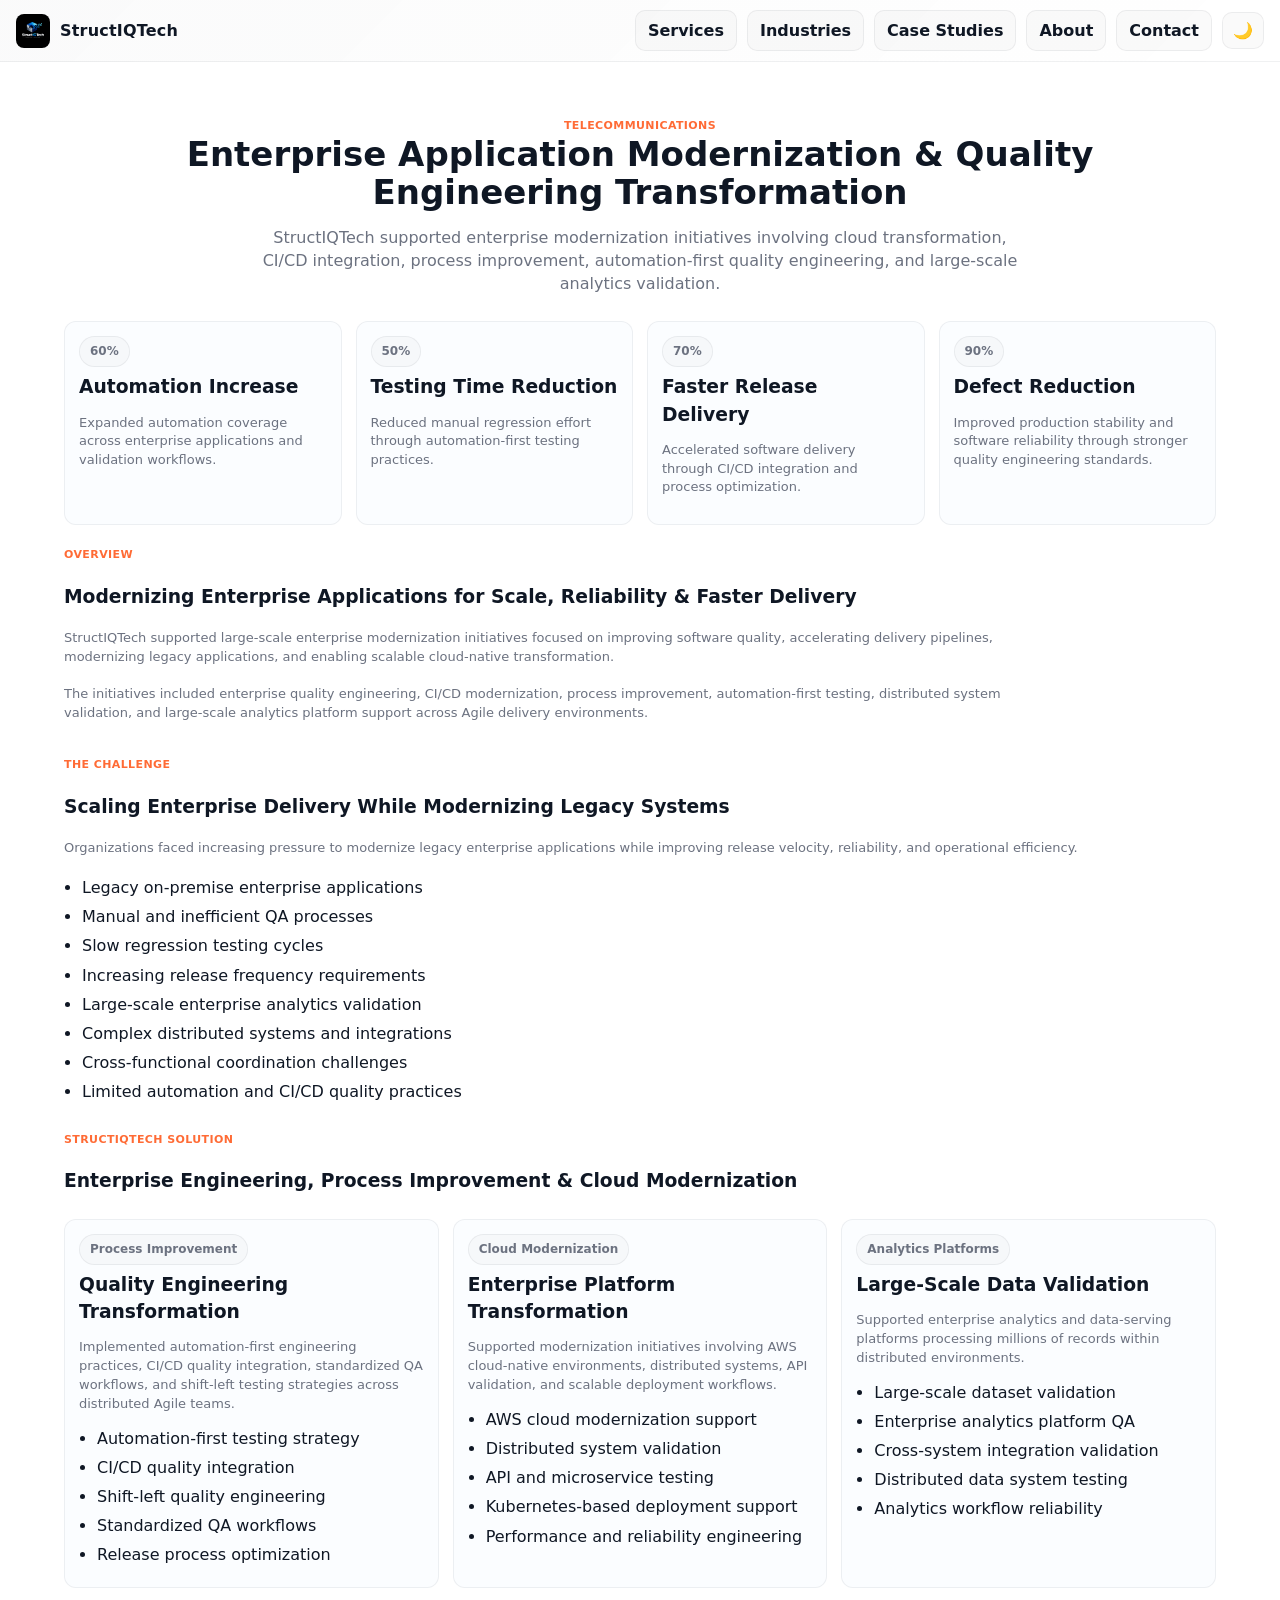
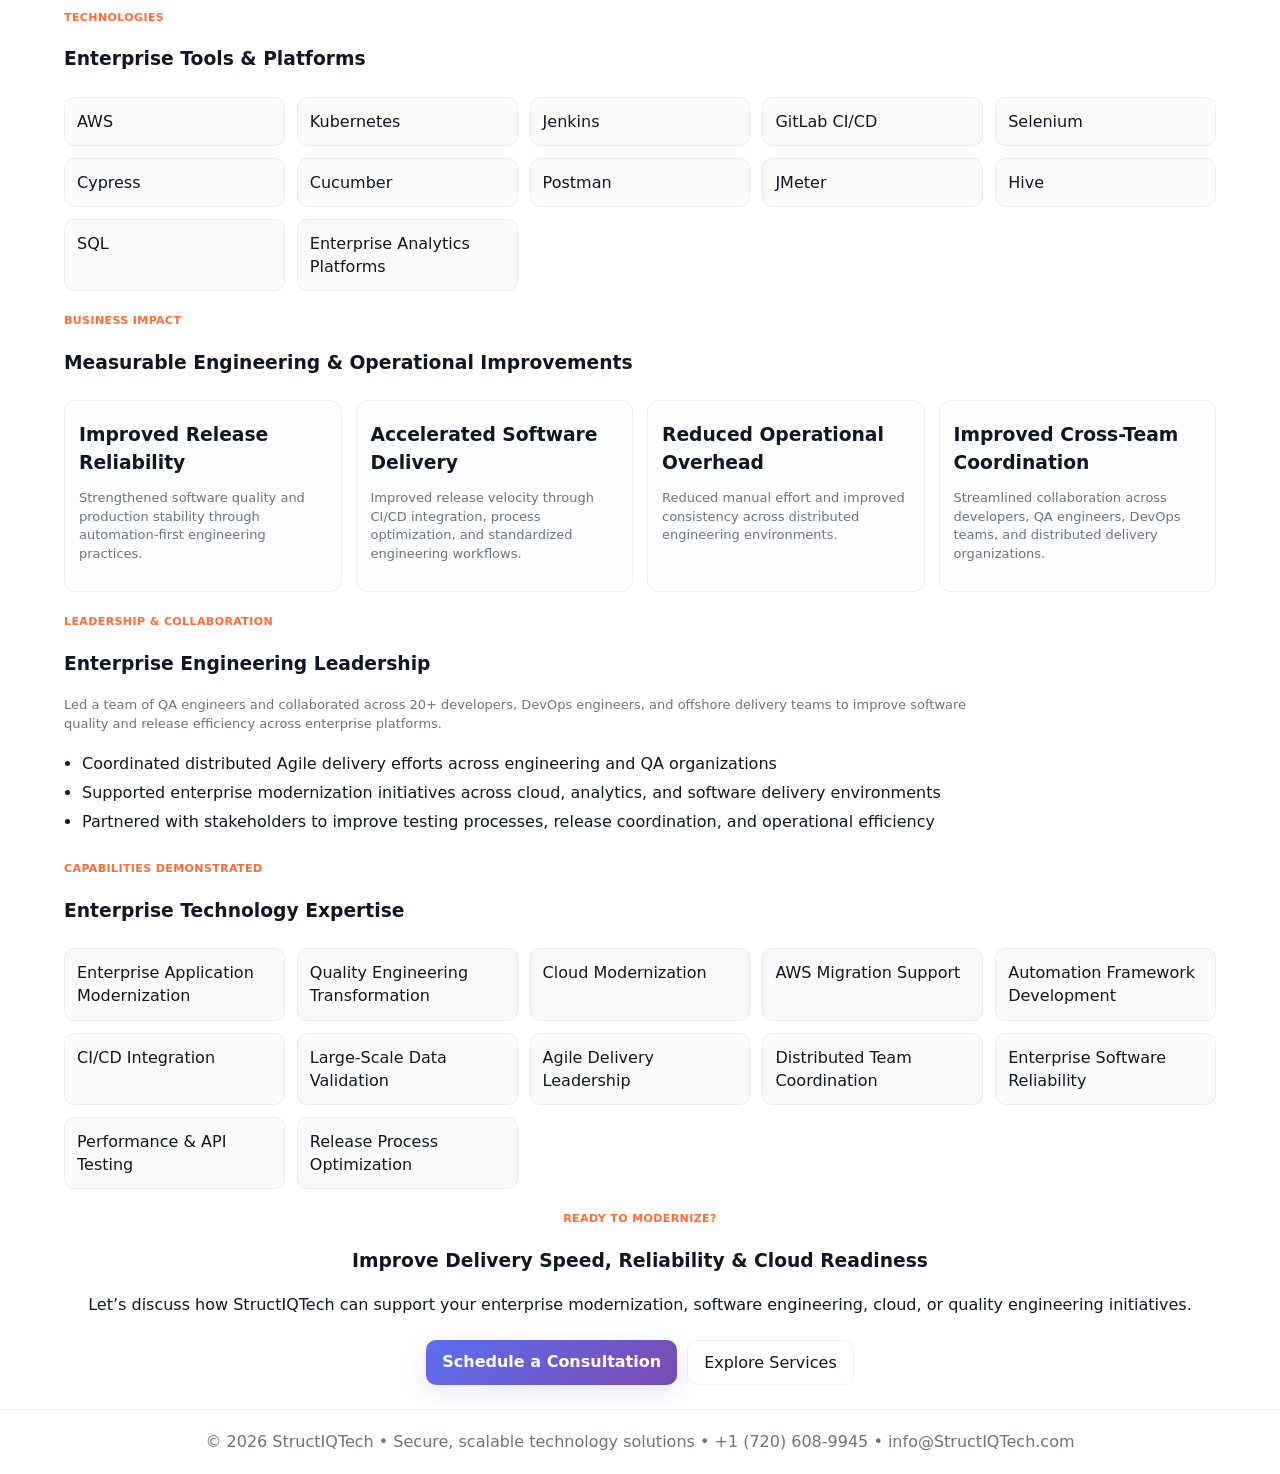
<file: case-studies/enterprise-application-modernization/index.html>
<!doctype html>
<html lang="en" data-theme="dark">
<head>
  <meta charset="utf-8">
  <meta name="viewport" content="width=device-width, initial-scale=1">

  <title>
    Enterprise Application Modernization &
    Quality Engineering Transformation
  </title>

  <meta name="description"
        content="StructIQTech supported enterprise application modernization initiatives involving cloud transformation, quality engineering, CI/CD integration, and large-scale analytics validation.">

  <meta property="og:title"
        content="Enterprise Application Modernization — StructIQTech">

  <meta property="og:description"
        content="Enterprise modernization, cloud transformation, process improvement, and quality engineering case study.">

  <meta property="og:type" content="website">

  <meta property="og:image"
        content="https://StructIQTech.com/assets/og-image.png">

  <meta property="og:url"
        content="https://StructIQTech.com/case-studies/enterprise-application-modernization/">

  <link rel="icon"
        type="image/x-icon"
        href="../../favicon.ico">

  <link rel="apple-touch-icon"
        sizes="180x180"
        href="../../favicon.ico">

  <link rel="stylesheet"
        href="../../assets/css/styles.css">

  <script src="../../assets/js/theme-toggle.js"></script>
</head>

<body>

<header class="nav">

  <div class="brand">

    <img src="../../assets/images/StructIQTech.svg"
         alt="StructIQTech Logo"
         class="logo">

    <h1>
      <a href="../../"
         style="text-decoration:none;color:inherit">
        StructIQTech
      </a>
    </h1>

  </div>

  <button class="mobile-menu-toggle"
          aria-label="Open menu">
    ☰
  </button>

  <nav>
    <a class="btn" href="../../services/">Services</a>
    <a class="btn" href="../../industries/">Industries</a>
    <a class="btn" href="../../case-studies/">Case Studies</a>
    <a class="btn" href="../../about/">About</a>
    <a class="btn" href="../../contact/">Contact</a>

    <button class="theme-toggle"
            aria-label="Toggle theme"
            data-tooltip="Light Mode">
      <span class="theme-icon">☀️</span>
    </button>
  </nav>

</header>

<main class="container">

  <!-- HERO -->
  <section class="hero" style="padding-top:34px">

    <span class="kicker">Telecommunications</span>

    <h2>
      Enterprise Application Modernization &
      Quality Engineering Transformation
    </h2>

    <p class="sub">
      StructIQTech supported enterprise modernization initiatives involving
      cloud transformation, CI/CD integration,
      process improvement, automation-first quality engineering,
      and large-scale analytics validation.
    </p>

  </section>

  <!-- METRICS -->
  <section class="section">

    <div class="grid">

      <article class="card">

        <span class="badge">60%</span>

        <h3>Automation Increase</h3>

        <p class="note">
          Expanded automation coverage across
          enterprise applications and validation workflows.
        </p>

      </article>

      <article class="card">

        <span class="badge">50%</span>

        <h3>Testing Time Reduction</h3>

        <p class="note">
          Reduced manual regression effort through
          automation-first testing practices.
        </p>

      </article>

      <article class="card">

        <span class="badge">70%</span>

        <h3>Faster Release Delivery</h3>

        <p class="note">
          Accelerated software delivery through CI/CD integration
          and process optimization.
        </p>

      </article>

      <article class="card">

        <span class="badge">90%</span>

        <h3>Defect Reduction</h3>

        <p class="note">
          Improved production stability and software reliability
          through stronger quality engineering standards.
        </p>

      </article>

    </div>

  </section>

  <!-- OVERVIEW -->
  <section class="section">

    <span class="kicker">Overview</span>

    <h3>
      Modernizing Enterprise Applications for Scale,
      Reliability & Faster Delivery
    </h3>

    <p class="note" style="max-width:950px">

      StructIQTech supported large-scale enterprise modernization initiatives
      focused on improving software quality,
      accelerating delivery pipelines,
      modernizing legacy applications,
      and enabling scalable cloud-native transformation.

    </p>

    <p class="note" style="max-width:950px;margin-top:18px">

      The initiatives included enterprise quality engineering,
      CI/CD modernization,
      process improvement,
      automation-first testing,
      distributed system validation,
      and large-scale analytics platform support
      across Agile delivery environments.

    </p>

  </section>

  <!-- CHALLENGES -->
  <section class="section">

    <span class="kicker">The Challenge</span>

    <h3>
      Scaling Enterprise Delivery While Modernizing Legacy Systems
    </h3>

    <p class="note">
      Organizations faced increasing pressure
      to modernize legacy enterprise applications
      while improving release velocity,
      reliability,
      and operational efficiency.
    </p>

    <ul class="list" style="margin-top:18px">

      <li>Legacy on-premise enterprise applications</li>

      <li>Manual and inefficient QA processes</li>

      <li>Slow regression testing cycles</li>

      <li>Increasing release frequency requirements</li>

      <li>Large-scale enterprise analytics validation</li>

      <li>Complex distributed systems and integrations</li>

      <li>Cross-functional coordination challenges</li>

      <li>Limited automation and CI/CD quality practices</li>

    </ul>

  </section>

  <!-- SOLUTION -->
  <section class="section">

    <span class="kicker">StructIQTech Solution</span>

    <h3>
      Enterprise Engineering, Process Improvement &
      Cloud Modernization
    </h3>

    <div class="grid" style="margin-top:24px">

      <!-- PROCESS IMPROVEMENT -->
      <article class="card">

        <span class="badge">Process Improvement</span>

        <h3>Quality Engineering Transformation</h3>

        <p class="note">
          Implemented automation-first engineering practices,
          CI/CD quality integration,
          standardized QA workflows,
          and shift-left testing strategies
          across distributed Agile teams.
        </p>

        <ul class="list">

          <li>Automation-first testing strategy</li>

          <li>CI/CD quality integration</li>

          <li>Shift-left quality engineering</li>

          <li>Standardized QA workflows</li>

          <li>Release process optimization</li>

        </ul>

      </article>

      <!-- CLOUD -->
      <article class="card">

        <span class="badge">Cloud Modernization</span>

        <h3>Enterprise Platform Transformation</h3>

        <p class="note">
          Supported modernization initiatives involving
          AWS cloud-native environments,
          distributed systems,
          API validation,
          and scalable deployment workflows.
        </p>

        <ul class="list">

          <li>AWS cloud modernization support</li>

          <li>Distributed system validation</li>

          <li>API and microservice testing</li>

          <li>Kubernetes-based deployment support</li>

          <li>Performance and reliability engineering</li>

        </ul>

      </article>

      <!-- ANALYTICS -->
      <article class="card">

        <span class="badge">Analytics Platforms</span>

        <h3>Large-Scale Data Validation</h3>

        <p class="note">
          Supported enterprise analytics and data-serving platforms
          processing millions of records within distributed environments.
        </p>

        <ul class="list">

          <li>Large-scale dataset validation</li>

          <li>Enterprise analytics platform QA</li>

          <li>Cross-system integration validation</li>

          <li>Distributed data system testing</li>

          <li>Analytics workflow reliability</li>

        </ul>

      </article>

    </div>

  </section>

  <!-- TECHNOLOGIES -->
  <section class="section">

    <span class="kicker">Technologies</span>

    <h3>
      Enterprise Tools & Platforms
    </h3>

    <div class="features" style="margin-top:24px">

      <div class="feat">AWS</div>

      <div class="feat">Kubernetes</div>

      <div class="feat">Jenkins</div>

      <div class="feat">GitLab CI/CD</div>

      <div class="feat">Selenium</div>

      <div class="feat">Cypress</div>

      <div class="feat">Cucumber</div>

      <div class="feat">Postman</div>

      <div class="feat">JMeter</div>

      <div class="feat">Hive</div>

      <div class="feat">SQL</div>

      <div class="feat">Enterprise Analytics Platforms</div>

    </div>

  </section>

  <!-- BUSINESS IMPACT -->
  <section class="section">

    <span class="kicker">Business Impact</span>

    <h3>
      Measurable Engineering &
      Operational Improvements
    </h3>

    <div class="grid" style="margin-top:24px">

      <article class="card">

        <h3>Improved Release Reliability</h3>

        <p class="note">
          Strengthened software quality and production stability
          through automation-first engineering practices.
        </p>

      </article>

      <article class="card">

        <h3>Accelerated Software Delivery</h3>

        <p class="note">
          Improved release velocity through CI/CD integration,
          process optimization,
          and standardized engineering workflows.
        </p>

      </article>

      <article class="card">

        <h3>Reduced Operational Overhead</h3>

        <p class="note">
          Reduced manual effort and improved consistency
          across distributed engineering environments.
        </p>

      </article>

      <article class="card">

        <h3>Improved Cross-Team Coordination</h3>

        <p class="note">
          Streamlined collaboration across developers,
          QA engineers,
          DevOps teams,
          and distributed delivery organizations.
        </p>

      </article>

    </div>

  </section>

  <!-- LEADERSHIP -->
  <section class="section">

    <span class="kicker">Leadership & Collaboration</span>

    <h3>
      Enterprise Engineering Leadership
    </h3>

    <p class="note" style="max-width:950px">

      Led a team of QA engineers and collaborated across
      20+ developers,
      DevOps engineers,
      and offshore delivery teams
      to improve software quality
      and release efficiency across enterprise platforms.

    </p>

    <ul class="list" style="margin-top:18px">

      <li>
        Coordinated distributed Agile delivery efforts
        across engineering and QA organizations
      </li>

      <li>
        Supported enterprise modernization initiatives
        across cloud,
        analytics,
        and software delivery environments
      </li>

      <li>
        Partnered with stakeholders to improve testing processes,
        release coordination,
        and operational efficiency
      </li>

    </ul>

  </section>

  <!-- CAPABILITIES -->
  <section class="section">

    <span class="kicker">Capabilities Demonstrated</span>

    <h3>
      Enterprise Technology Expertise
    </h3>

    <div class="features" style="margin-top:24px">

      <div class="feat">Enterprise Application Modernization</div>

      <div class="feat">Quality Engineering Transformation</div>

      <div class="feat">Cloud Modernization</div>

      <div class="feat">AWS Migration Support</div>

      <div class="feat">Automation Framework Development</div>

      <div class="feat">CI/CD Integration</div>

      <div class="feat">Large-Scale Data Validation</div>

      <div class="feat">Agile Delivery Leadership</div>

      <div class="feat">Distributed Team Coordination</div>

      <div class="feat">Enterprise Software Reliability</div>

      <div class="feat">Performance & API Testing</div>

      <div class="feat">Release Process Optimization</div>

    </div>

  </section>

  <!-- CTA -->
  <section class="section" style="text-align:center">

    <span class="kicker">Ready to Modernize?</span>

    <h3>
      Improve Delivery Speed, Reliability &
      Cloud Readiness
    </h3>

    <p class="sub">
      Let’s discuss how StructIQTech can support your
      enterprise modernization,
      software engineering,
      cloud,
      or quality engineering initiatives.
    </p>

    <div class="cta"
         style="justify-content:center;margin-top:24px">

      <a class="btn-primary"
         href="../../contact/">
        Schedule a Consultation
      </a>

      <a class="btn-ghost"
         href="../../services/">
        Explore Services
      </a>

    </div>

  </section>

</main>

<footer class="footer">

  © <span id="y"></span> StructIQTech •
  Secure, scalable technology solutions •

  <a href="tel:+17206089945"
     style="color:inherit;text-decoration:none;">
    +1 (720) 608-9945
  </a>

  •

  <a href="mailto:info@StructIQTech.com"
     style="color:inherit;text-decoration:none;">
    info@StructIQTech.com
  </a>

</footer>

<script>
document.getElementById('y').textContent =
(new Date).getFullYear()
</script>

</body>
</html>
</file>
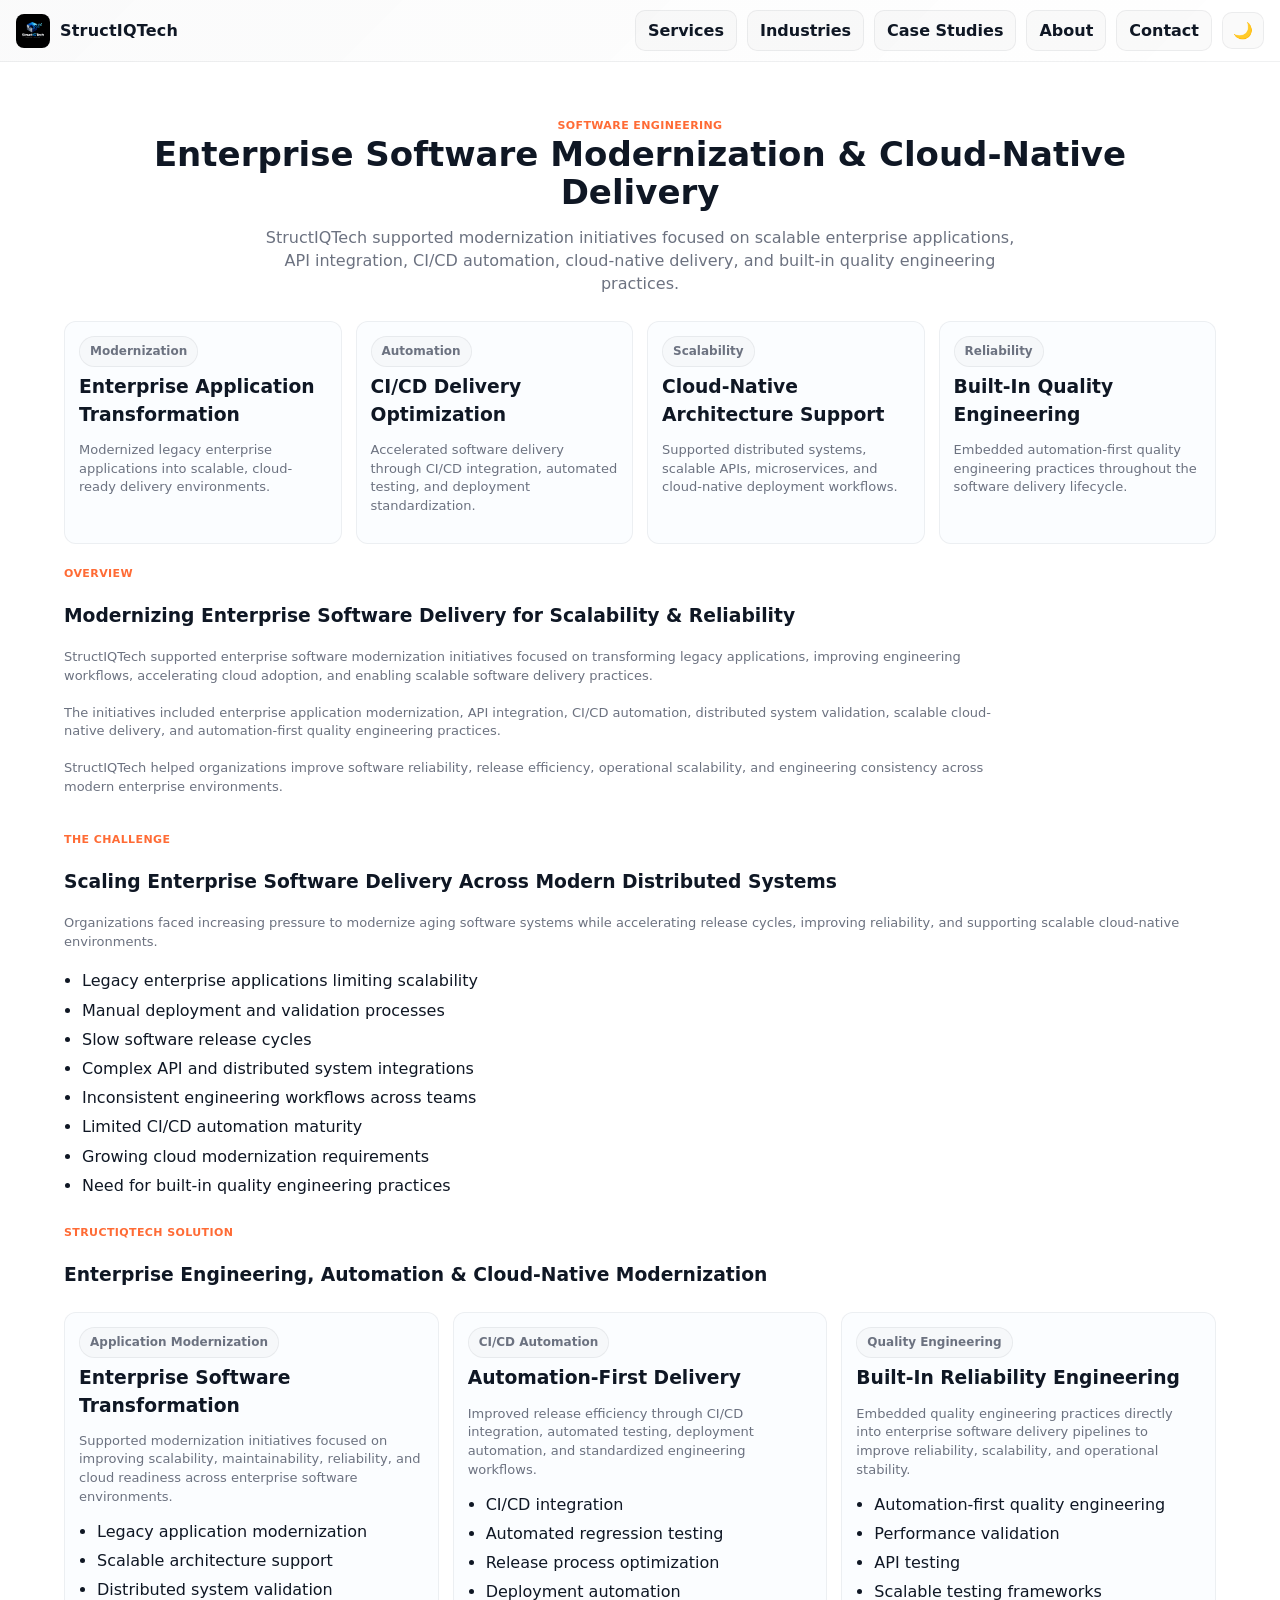
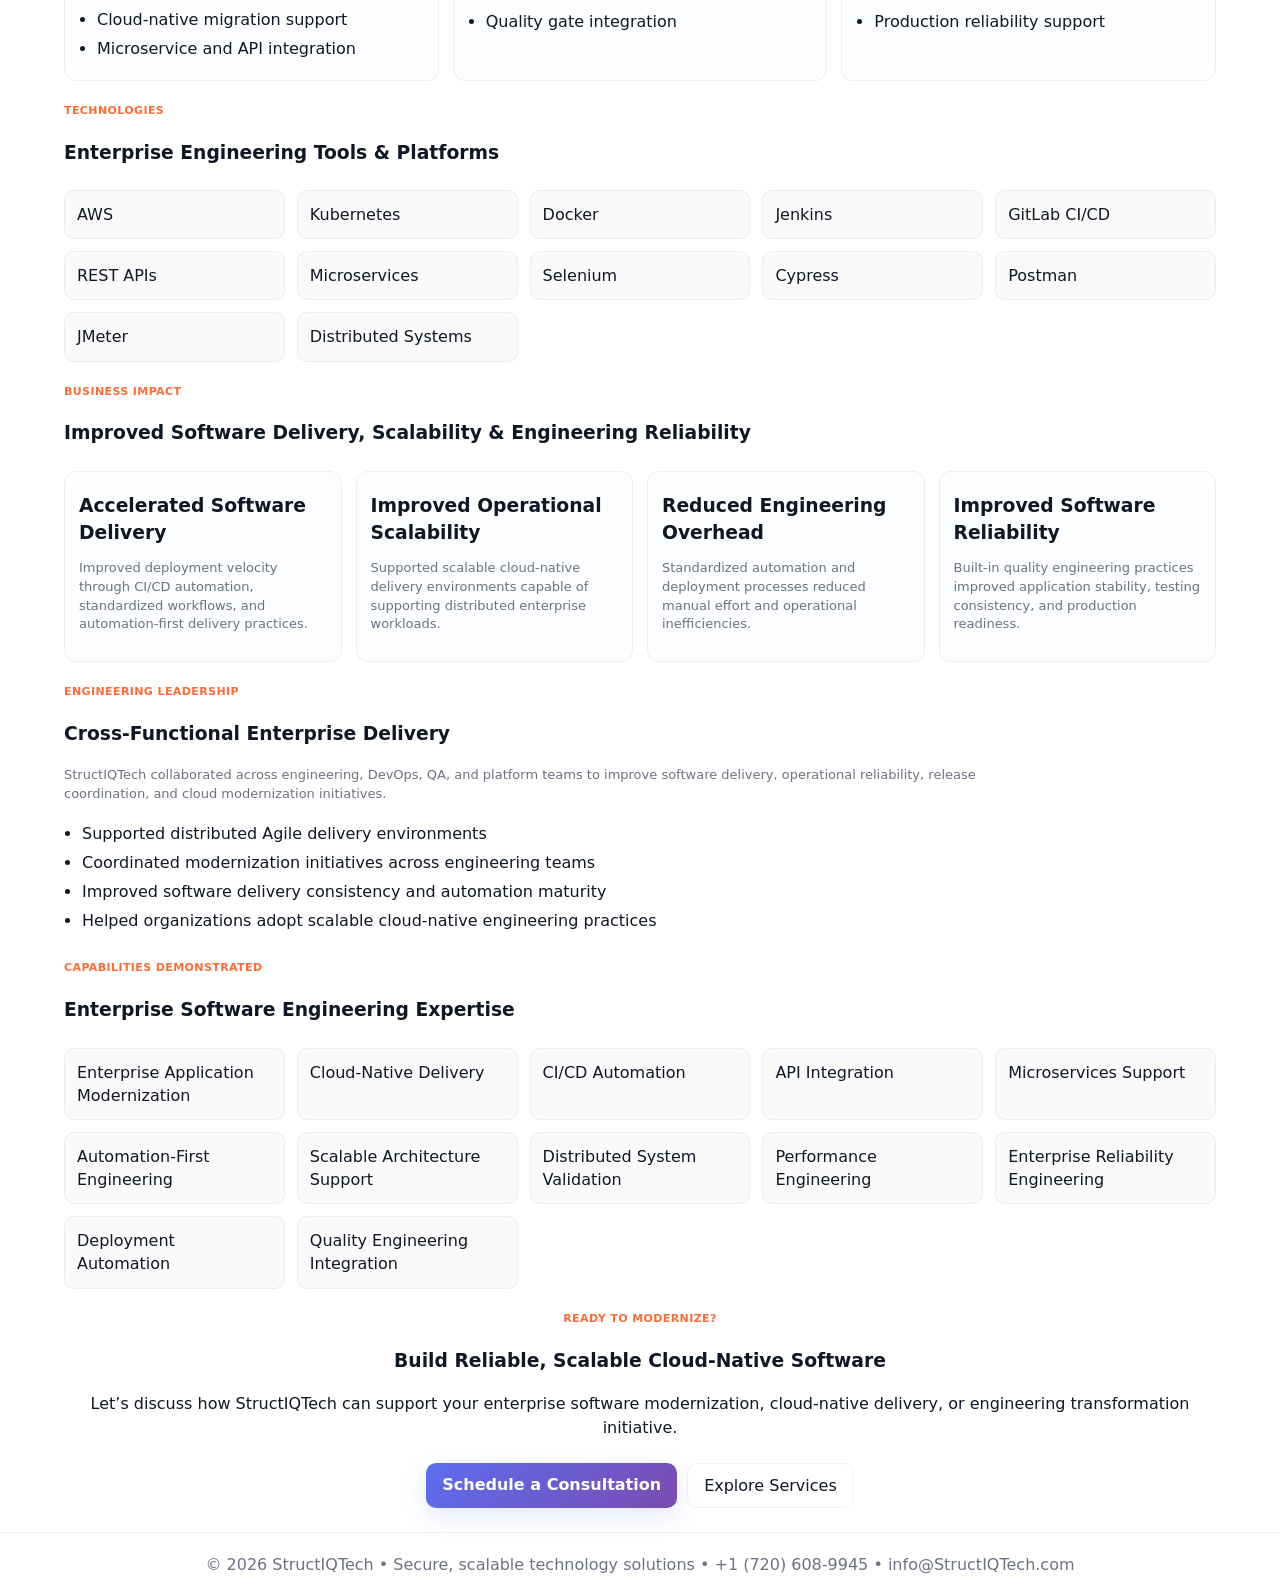
<file: case-studies/enterprise-software-modernization/index.html>
<!doctype html>
<html lang="en" data-theme="dark">
<head>
  <meta charset="utf-8">
  <meta name="viewport" content="width=device-width, initial-scale=1">

  <title>
    Enterprise Software Modernization &
    Cloud-Native Delivery — StructIQTech
  </title>

  <meta name="description"
        content="StructIQTech supports enterprise software modernization initiatives involving cloud-native delivery, API integration, CI/CD automation, scalable architecture, and automation-first engineering practices.">

  <meta property="og:title"
        content="Enterprise Software Modernization — StructIQTech">

  <meta property="og:description"
        content="Case study covering enterprise modernization, cloud-native delivery, CI/CD automation, scalable architecture, and quality engineering transformation.">

  <meta property="og:type" content="website">

  <meta property="og:image"
        content="https://StructIQTech.com/assets/og-image.png">

  <meta property="og:url"
        content="https://StructIQTech.com/case-studies/enterprise-software-modernization/">

  <link rel="icon"
        type="image/x-icon"
        href="../../favicon.ico">

  <link rel="apple-touch-icon"
        sizes="180x180"
        href="../../favicon.ico">

  <link rel="stylesheet"
        href="../../assets/css/styles.css">

  <script src="../../assets/js/theme-toggle.js"></script>
</head>

<body>

<header class="nav">

  <div class="brand">

    <img src="../../assets/images/StructIQTech.svg"
         alt="StructIQTech Logo"
         class="logo">

    <h1>
      <a href="../../"
         style="text-decoration:none;color:inherit">
        StructIQTech
      </a>
    </h1>

  </div>

  <button class="mobile-menu-toggle"
          aria-label="Open menu">
    ☰
  </button>

  <nav>

    <a class="btn" href="../../services/">Services</a>

    <a class="btn" href="../../industries/">Industries</a>

    <a class="btn" href="../../case-studies/">Case Studies</a>

    <a class="btn" href="../../about/">About</a>

    <a class="btn" href="../../contact/">Contact</a>

    <button class="theme-toggle"
            aria-label="Toggle theme"
            data-tooltip="Light Mode">

      <span class="theme-icon">☀️</span>

    </button>

  </nav>

</header>

<main class="container">

  <!-- HERO -->
  <section class="hero" style="padding-top:34px">

    <span class="kicker">Software Engineering</span>

    <h2>
      Enterprise Software Modernization &
      Cloud-Native Delivery
    </h2>

    <p class="sub">
      StructIQTech supported modernization initiatives focused on scalable
      enterprise applications, API integration, CI/CD automation,
      cloud-native delivery, and built-in quality engineering practices.
    </p>

  </section>

  <!-- METRICS -->
  <section class="section">

    <div class="grid">

      <article class="card">

        <span class="badge">Modernization</span>

        <h3>Enterprise Application Transformation</h3>

        <p class="note">
          Modernized legacy enterprise applications into scalable,
          cloud-ready delivery environments.
        </p>

      </article>

      <article class="card">

        <span class="badge">Automation</span>

        <h3>CI/CD Delivery Optimization</h3>

        <p class="note">
          Accelerated software delivery through CI/CD integration,
          automated testing, and deployment standardization.
        </p>

      </article>

      <article class="card">

        <span class="badge">Scalability</span>

        <h3>Cloud-Native Architecture Support</h3>

        <p class="note">
          Supported distributed systems, scalable APIs,
          microservices, and cloud-native deployment workflows.
        </p>

      </article>

      <article class="card">

        <span class="badge">Reliability</span>

        <h3>Built-In Quality Engineering</h3>

        <p class="note">
          Embedded automation-first quality engineering practices
          throughout the software delivery lifecycle.
        </p>

      </article>

    </div>

  </section>

  <!-- OVERVIEW -->
  <section class="section">

    <span class="kicker">Overview</span>

    <h3>
      Modernizing Enterprise Software Delivery
      for Scalability & Reliability
    </h3>

    <p class="note" style="max-width:950px">

      StructIQTech supported enterprise software modernization initiatives
      focused on transforming legacy applications,
      improving engineering workflows,
      accelerating cloud adoption,
      and enabling scalable software delivery practices.

    </p>

    <p class="note" style="max-width:950px;margin-top:18px">

      The initiatives included enterprise application modernization,
      API integration,
      CI/CD automation,
      distributed system validation,
      scalable cloud-native delivery,
      and automation-first quality engineering practices.

    </p>

    <p class="note" style="max-width:950px;margin-top:18px">

      StructIQTech helped organizations improve software reliability,
      release efficiency,
      operational scalability,
      and engineering consistency across modern enterprise environments.

    </p>

  </section>

  <!-- CHALLENGE -->
  <section class="section">

    <span class="kicker">The Challenge</span>

    <h3>
      Scaling Enterprise Software Delivery
      Across Modern Distributed Systems
    </h3>

    <p class="note">
      Organizations faced increasing pressure
      to modernize aging software systems
      while accelerating release cycles,
      improving reliability,
      and supporting scalable cloud-native environments.
    </p>

    <ul class="list" style="margin-top:18px">

      <li>Legacy enterprise applications limiting scalability</li>

      <li>Manual deployment and validation processes</li>

      <li>Slow software release cycles</li>

      <li>Complex API and distributed system integrations</li>

      <li>Inconsistent engineering workflows across teams</li>

      <li>Limited CI/CD automation maturity</li>

      <li>Growing cloud modernization requirements</li>

      <li>Need for built-in quality engineering practices</li>

    </ul>

  </section>

  <!-- SOLUTION -->
  <section class="section">

    <span class="kicker">StructIQTech Solution</span>

    <h3>
      Enterprise Engineering, Automation &
      Cloud-Native Modernization
    </h3>

    <div class="grid" style="margin-top:24px">

      <!-- MODERNIZATION -->
      <article class="card">

        <span class="badge">Application Modernization</span>

        <h3>Enterprise Software Transformation</h3>

        <p class="note">
          Supported modernization initiatives focused on improving
          scalability, maintainability, reliability,
          and cloud readiness across enterprise software environments.
        </p>

        <ul class="list">

          <li>Legacy application modernization</li>

          <li>Scalable architecture support</li>

          <li>Distributed system validation</li>

          <li>Cloud-native migration support</li>

          <li>Microservice and API integration</li>

        </ul>

      </article>

      <!-- CI/CD -->
      <article class="card">

        <span class="badge">CI/CD Automation</span>

        <h3>Automation-First Delivery</h3>

        <p class="note">
          Improved release efficiency through CI/CD integration,
          automated testing,
          deployment automation,
          and standardized engineering workflows.
        </p>

        <ul class="list">

          <li>CI/CD integration</li>

          <li>Automated regression testing</li>

          <li>Release process optimization</li>

          <li>Deployment automation</li>

          <li>Quality gate integration</li>

        </ul>

      </article>

      <!-- QUALITY -->
      <article class="card">

        <span class="badge">Quality Engineering</span>

        <h3>Built-In Reliability Engineering</h3>

        <p class="note">
          Embedded quality engineering practices directly into
          enterprise software delivery pipelines to improve
          reliability, scalability, and operational stability.
        </p>

        <ul class="list">

          <li>Automation-first quality engineering</li>

          <li>Performance validation</li>

          <li>API testing</li>

          <li>Scalable testing frameworks</li>

          <li>Production reliability support</li>

        </ul>

      </article>

    </div>

  </section>

  <!-- TECHNOLOGIES -->
  <section class="section">

    <span class="kicker">Technologies</span>

    <h3>
      Enterprise Engineering Tools & Platforms
    </h3>

    <div class="features" style="margin-top:24px">

      <div class="feat">AWS</div>

      <div class="feat">Kubernetes</div>

      <div class="feat">Docker</div>

      <div class="feat">Jenkins</div>

      <div class="feat">GitLab CI/CD</div>

      <div class="feat">REST APIs</div>

      <div class="feat">Microservices</div>

      <div class="feat">Selenium</div>

      <div class="feat">Cypress</div>

      <div class="feat">Postman</div>

      <div class="feat">JMeter</div>

      <div class="feat">Distributed Systems</div>

    </div>

  </section>

  <!-- BUSINESS IMPACT -->
  <section class="section">

    <span class="kicker">Business Impact</span>

    <h3>
      Improved Software Delivery,
      Scalability & Engineering Reliability
    </h3>

    <div class="grid" style="margin-top:24px">

      <article class="card">

        <h3>Accelerated Software Delivery</h3>

        <p class="note">
          Improved deployment velocity through CI/CD automation,
          standardized workflows,
          and automation-first delivery practices.
        </p>

      </article>

      <article class="card">

        <h3>Improved Operational Scalability</h3>

        <p class="note">
          Supported scalable cloud-native delivery environments
          capable of supporting distributed enterprise workloads.
        </p>

      </article>

      <article class="card">

        <h3>Reduced Engineering Overhead</h3>

        <p class="note">
          Standardized automation and deployment processes
          reduced manual effort and operational inefficiencies.
        </p>

      </article>

      <article class="card">

        <h3>Improved Software Reliability</h3>

        <p class="note">
          Built-in quality engineering practices improved
          application stability, testing consistency,
          and production readiness.
        </p>

      </article>

    </div>

  </section>

  <!-- LEADERSHIP -->
  <section class="section">

    <span class="kicker">Engineering Leadership</span>

    <h3>
      Cross-Functional Enterprise Delivery
    </h3>

    <p class="note" style="max-width:950px">

      StructIQTech collaborated across engineering,
      DevOps,
      QA,
      and platform teams to improve software delivery,
      operational reliability,
      release coordination,
      and cloud modernization initiatives.

    </p>

    <ul class="list" style="margin-top:18px">

      <li>
        Supported distributed Agile delivery environments
      </li>

      <li>
        Coordinated modernization initiatives across engineering teams
      </li>

      <li>
        Improved software delivery consistency and automation maturity
      </li>

      <li>
        Helped organizations adopt scalable cloud-native engineering practices
      </li>

    </ul>

  </section>

  <!-- CAPABILITIES -->
  <section class="section">

    <span class="kicker">Capabilities Demonstrated</span>

    <h3>
      Enterprise Software Engineering Expertise
    </h3>

    <div class="features" style="margin-top:24px">

      <div class="feat">Enterprise Application Modernization</div>

      <div class="feat">Cloud-Native Delivery</div>

      <div class="feat">CI/CD Automation</div>

      <div class="feat">API Integration</div>

      <div class="feat">Microservices Support</div>

      <div class="feat">Automation-First Engineering</div>

      <div class="feat">Scalable Architecture Support</div>

      <div class="feat">Distributed System Validation</div>

      <div class="feat">Performance Engineering</div>

      <div class="feat">Enterprise Reliability Engineering</div>

      <div class="feat">Deployment Automation</div>

      <div class="feat">Quality Engineering Integration</div>

    </div>

  </section>

  <!-- CTA -->
  <section class="section" style="text-align:center">

    <span class="kicker">Ready to Modernize?</span>

    <h3>
      Build Reliable, Scalable Cloud-Native Software
    </h3>

    <p class="sub">
      Let’s discuss how StructIQTech can support your
      enterprise software modernization,
      cloud-native delivery,
      or engineering transformation initiative.
    </p>

    <div class="cta"
         style="justify-content:center;margin-top:24px">

      <a class="btn-primary"
         href="../../contact/">

        Schedule a Consultation

      </a>

      <a class="btn-ghost"
         href="../../services/#software-engineering">

        Explore Services

      </a>

    </div>

  </section>

</main>

<footer class="footer">

  © <span id="y"></span> StructIQTech •
  Secure, scalable technology solutions •

  <a href="tel:+17206089945"
     style="color:inherit;text-decoration:none;">

    +1 (720) 608-9945

  </a>

  •

  <a href="mailto:info@StructIQTech.com"
     style="color:inherit;text-decoration:none;">

    info@StructIQTech.com

  </a>

</footer>

<script>

document.getElementById('y').textContent =
(new Date).getFullYear()

</script>

</body>
</html>
</file>
<file: assets/css/styles.css>
/* Theme Variables */
/* Dark Theme (Default) */
:root,
[data-theme="dark"]{
  --bg:#0b0e1a;
  --panel:#0f1724;
  --text:#e9edff;
  --muted:#9aa6d6;
  --brand1:#5b6ef0;
  --brand2:#7a4bb0;
  --accent:#ff6b35;
  --border:rgba(255,255,255,0.06);
  --glass:rgba(255,255,255,0.03);
}

/* Light Theme */
[data-theme="light"]{
  --bg:#ffffff;
  --panel:#fbfdff;
  --text:#0f1724;
  --muted:#6c7280;
  --brand1:#5b6ef0;
  --brand2:#7a4bb0;
  --accent:#ff6b35;
  --border:rgba(15,23,36,0.06);
  --glass:rgba(15,23,36,0.02);
}

/* Base */
*{box-sizing:border-box}
html,body{
  margin:0;
  padding:0;
  background:var(--bg);
  color:var(--text);
  font-family:Inter,system-ui,Segoe UI,Roboto,Helvetica,Arial,sans-serif;
  line-height:1.45;
  -webkit-font-smoothing:antialiased;
  -moz-osx-font-smoothing:grayscale;
}
a{color:inherit;text-decoration:none}
img{display:block;max-width:100%;height:auto}
.container{max-width:1200px;margin:0 auto;padding:16px}

/* Header */
.nav{
  position:relative;
  display:flex;
  align-items:center;
  justify-content:space-between;
  padding:10px 16px;
  border-bottom:1px solid var(--border);
  background:linear-gradient(135deg,var(--glass),transparent);
  z-index:1000;
}
.nav nav{display:flex;align-items:center;gap:10px}
.brand{display:flex;gap:10px;align-items:center}
.logo{width:34px;height:34px;object-fit:contain;border-radius:8px}
.brand h1{font-size:16px;margin:0;font-weight:800;letter-spacing:0.2px}
.nav a.btn{padding:8px 12px;border-radius:10px;border:1px solid var(--border);background:var(--glass);font-weight:700}
.nav a.btn:hover{transform:translateY(-2px)}

/* Toggles */
.theme-toggle,.mobile-menu-toggle{background:var(--glass);border:1px solid var(--border);border-radius:10px;padding:8px 10px;cursor:pointer;display:flex;align-items:center;justify-content:center}
.theme-toggle{font-size:16px}

/* Mobile Navigation */
.mobile-menu-toggle{
  display:none;
}

@media (max-width:768px){
  .mobile-menu-toggle{
    display:flex;
  }

  .nav nav{
    position:absolute;
    top:100%;
    left:0;
    right:0;
    width:100%;
    background:var(--panel);
    border-top:1px solid var(--border);
    border-bottom:1px solid var(--border);
    flex-direction:column;
    align-items:stretch;
    gap:0;
    display:none;
    padding:10px 0;
    box-shadow:0 12px 30px rgba(0,0,0,.35);
    z-index:999;
  }

  .nav nav.active{
    display:flex;
  }
}

/* Hero */
.hero{padding:36px 16px 18px;text-align:center}
.hero h2{font-size:34px;line-height:1.12;margin:0 0 8px}
.hero p{color:var(--muted);max-width:760px;margin:6px auto 0}
.cta{display:flex;gap:10px;justify-content:center;margin-top:16px;flex-wrap:wrap}
.btn-primary{background:linear-gradient(135deg,var(--brand1),var(--brand2));color:#fff;padding:10px 16px;border-radius:10px;font-weight:700;border:none;box-shadow:0 8px 24px rgba(91,110,240,0.16)}
.btn-primary:hover{transform:translateY(-2px);box-shadow:0 14px 36px rgba(91,110,240,0.18)}
.btn-ghost{border:1px solid var(--border);padding:10px 16px;border-radius:10px;color:var(--text);background:transparent}

.section{padding:8px 8px}
.grid{display:grid;gap:14px;grid-template-columns:repeat(auto-fit,minmax(240px,1fr))}
.card{background:var(--panel);border:1px solid var(--border);border-radius:12px;padding:14px;transition:transform .22s ease,box-shadow .22s ease}
.card:hover{transform:translateY(-6px);box-shadow:0 18px 40px rgba(2,6,23,0.35)}
.card h3{margin:6px 0 8px}
.badge{display:inline-block;padding:6px 10px;border-radius:999px;background:var(--glass);border:1px solid var(--border);color:var(--muted);font-size:12px;font-weight:700}
.features{display:grid;gap:12px;grid-template-columns:repeat(auto-fit,minmax(200px,1fr));margin-top:12px}
.feat{background:var(--glass);border:1px solid var(--border);border-radius:10px;padding:12px}
.footer{border-top:1px solid var(--border);padding:20px 16px;color:var(--muted);text-align:center}
.hero .sub{display:inline-block;margin-top:6px}
.kicker{color:var(--accent);font-weight:800;letter-spacing:.4px;text-transform:uppercase;font-size:11px}
.note{color:var(--muted);font-size:13px}
.list{margin:0;padding-left:18px}
.list li{margin:6px 0}

/* Utilities */
.text-muted{color:var(--muted)}
.small{font-size:13px}
</file>
